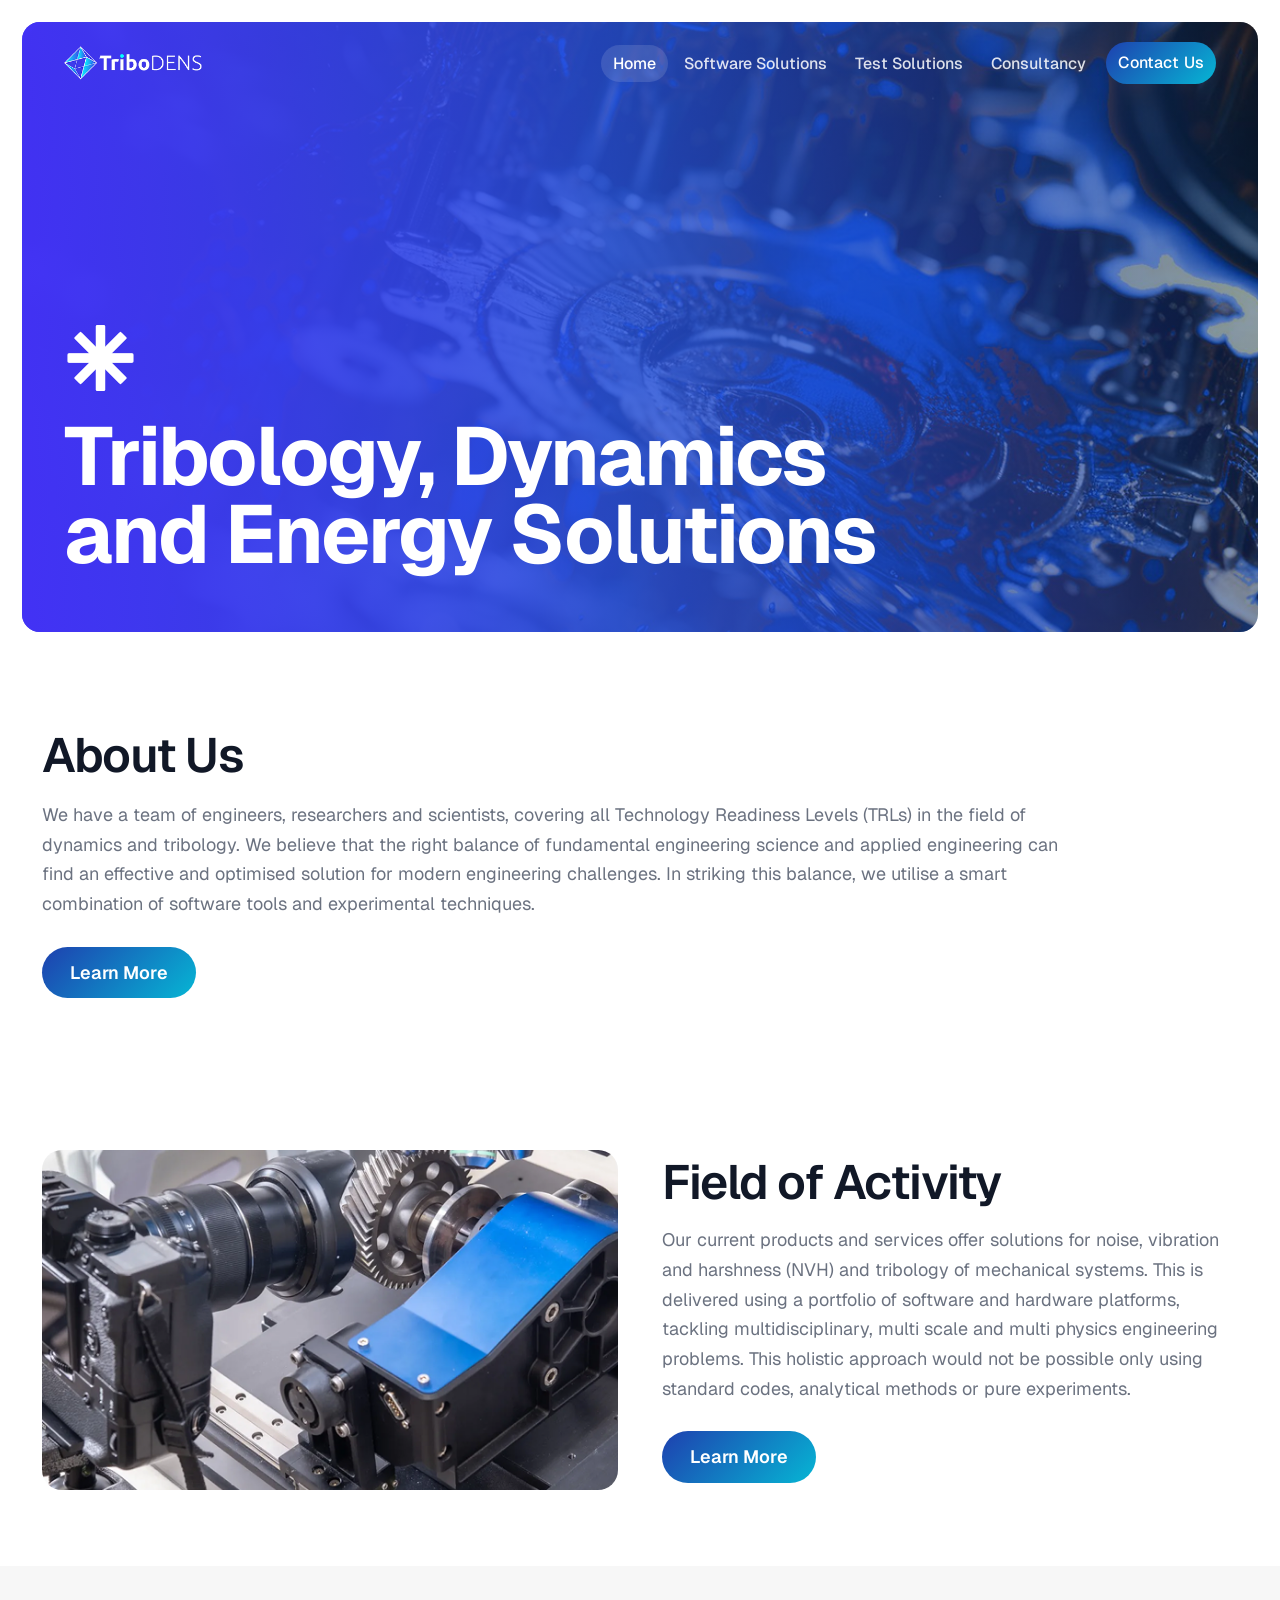
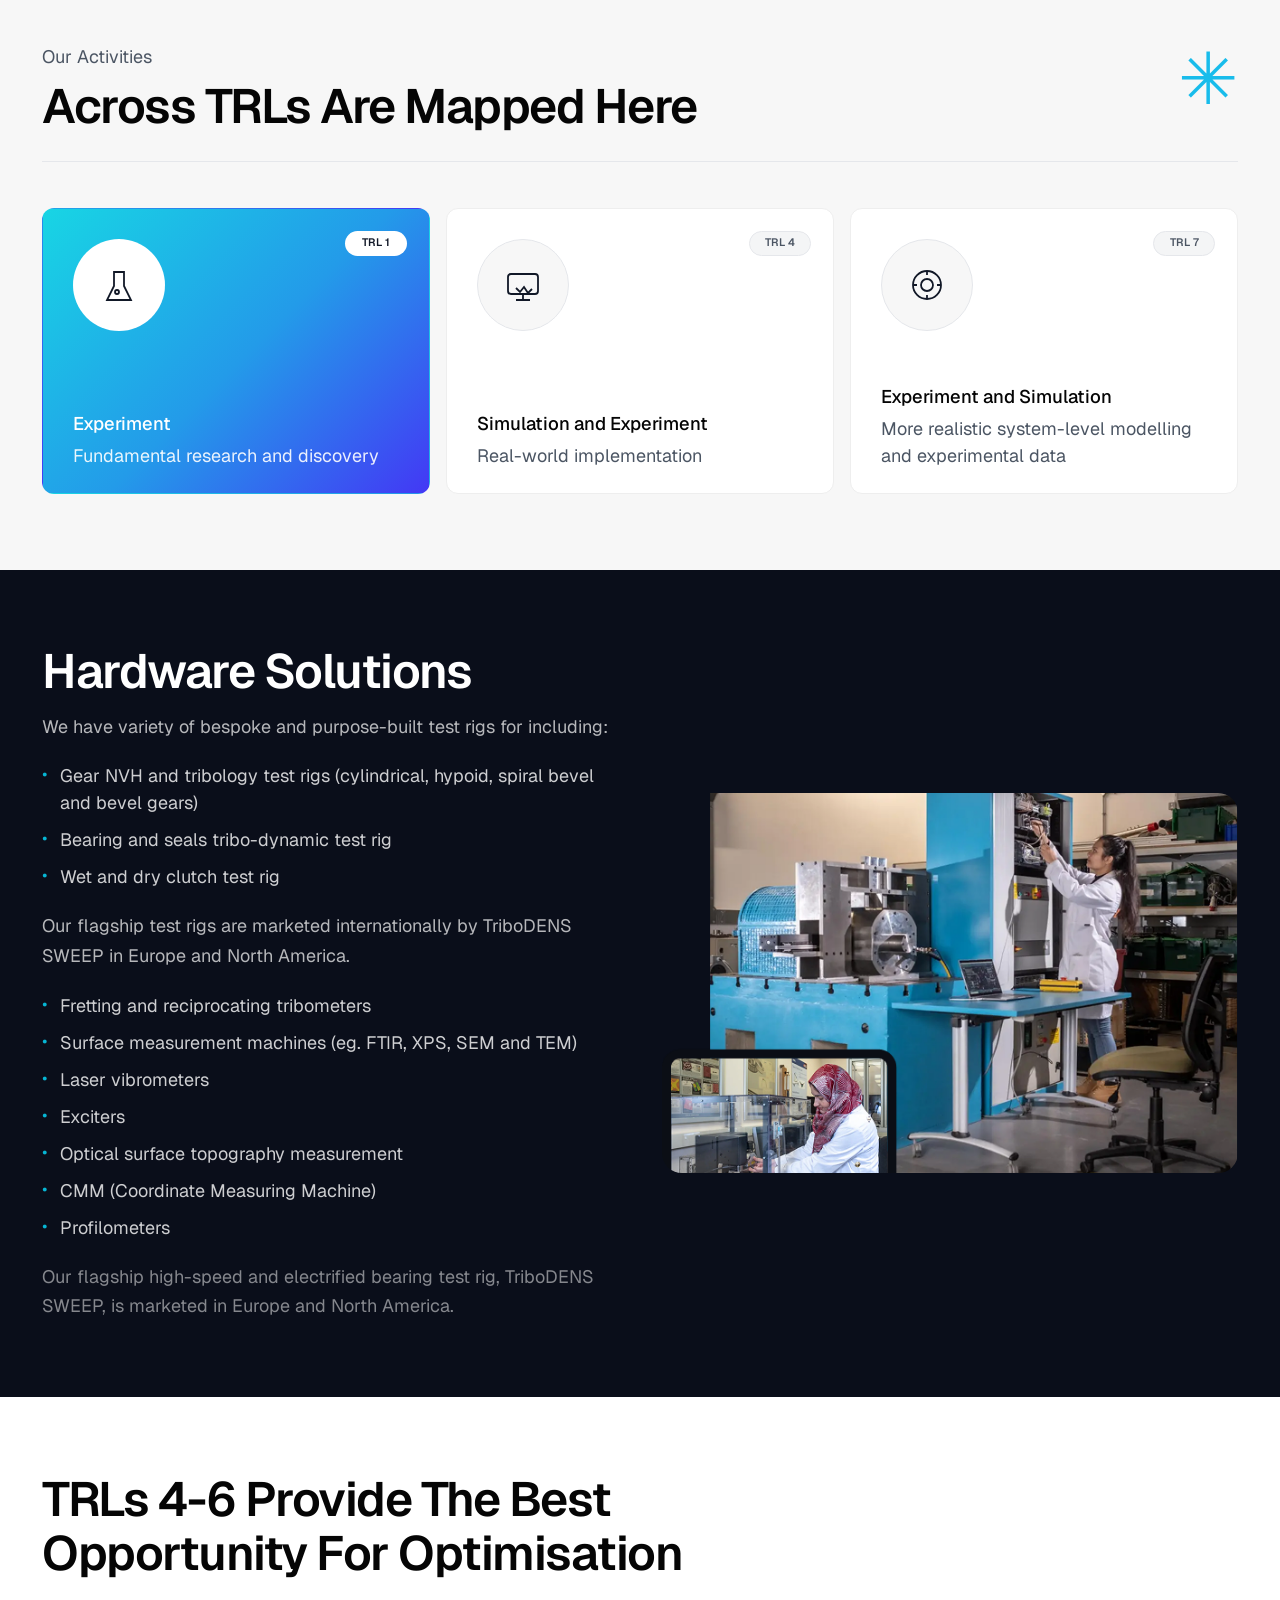
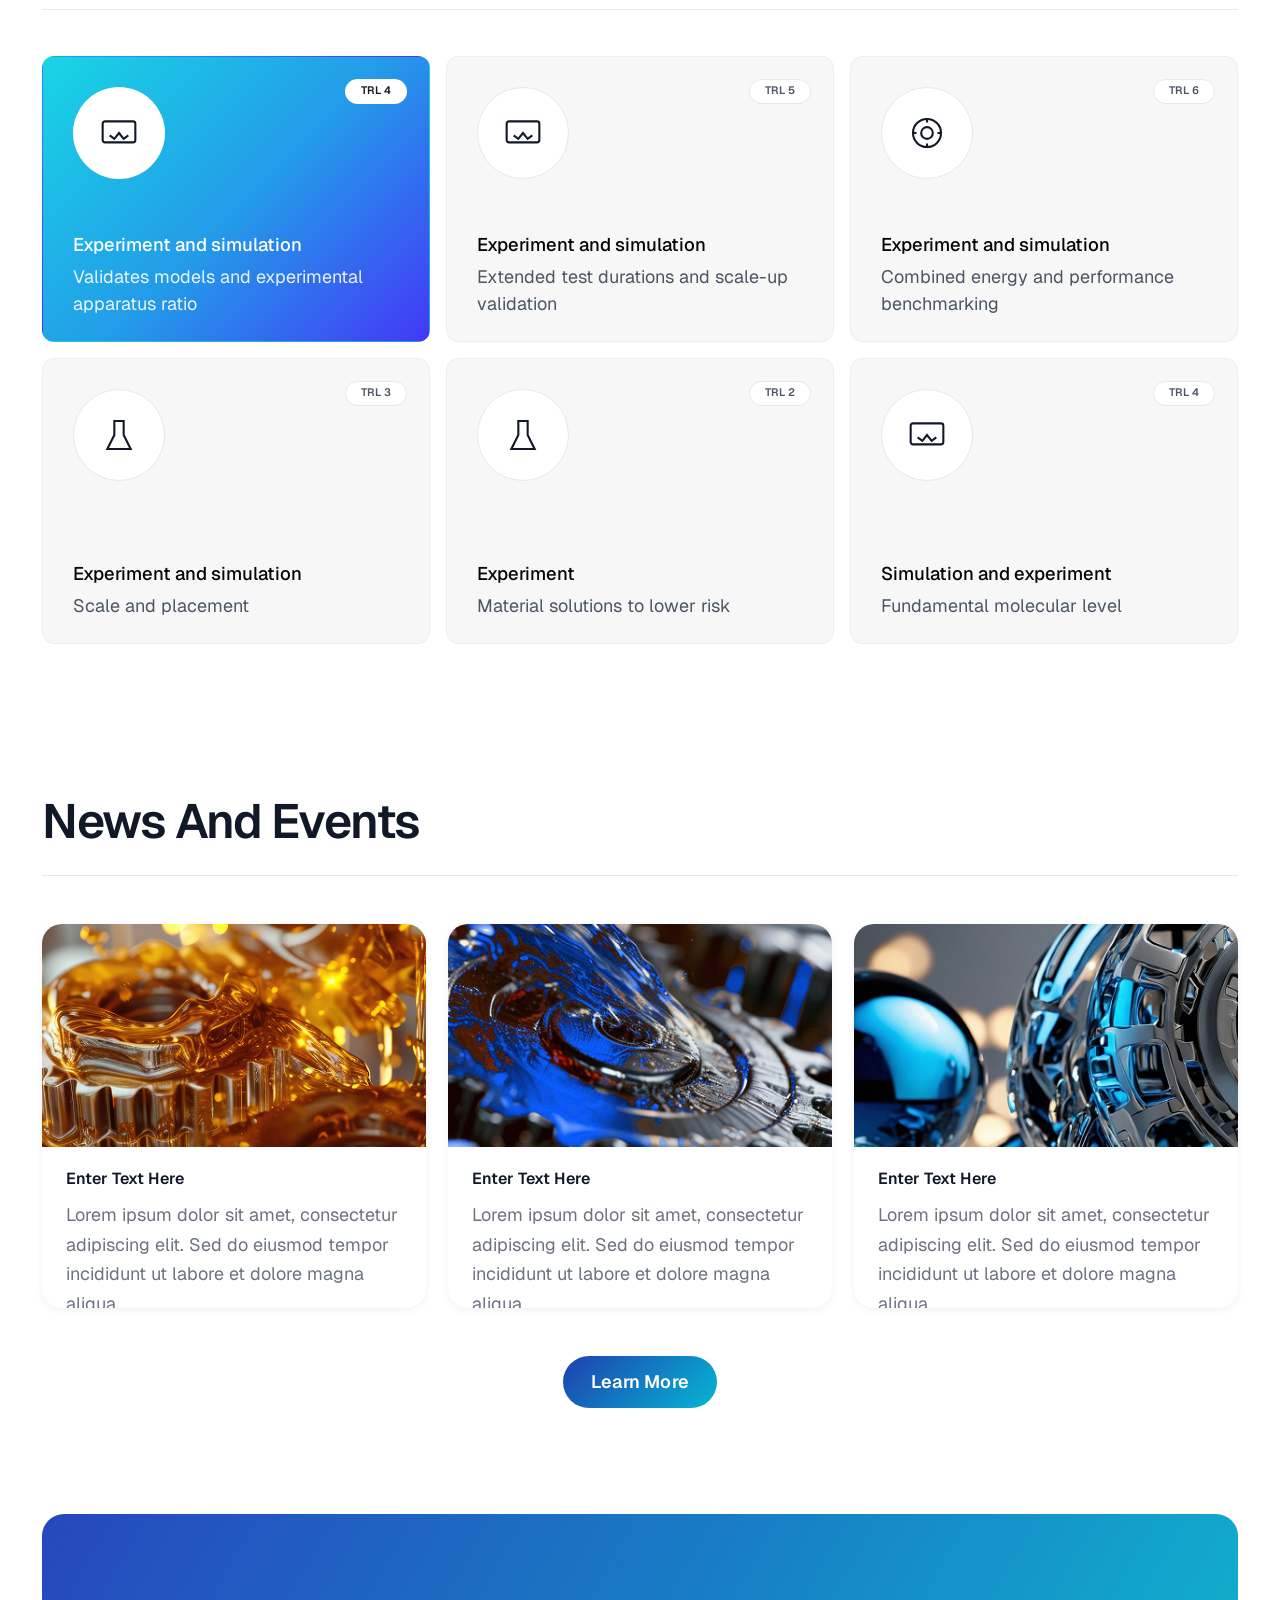
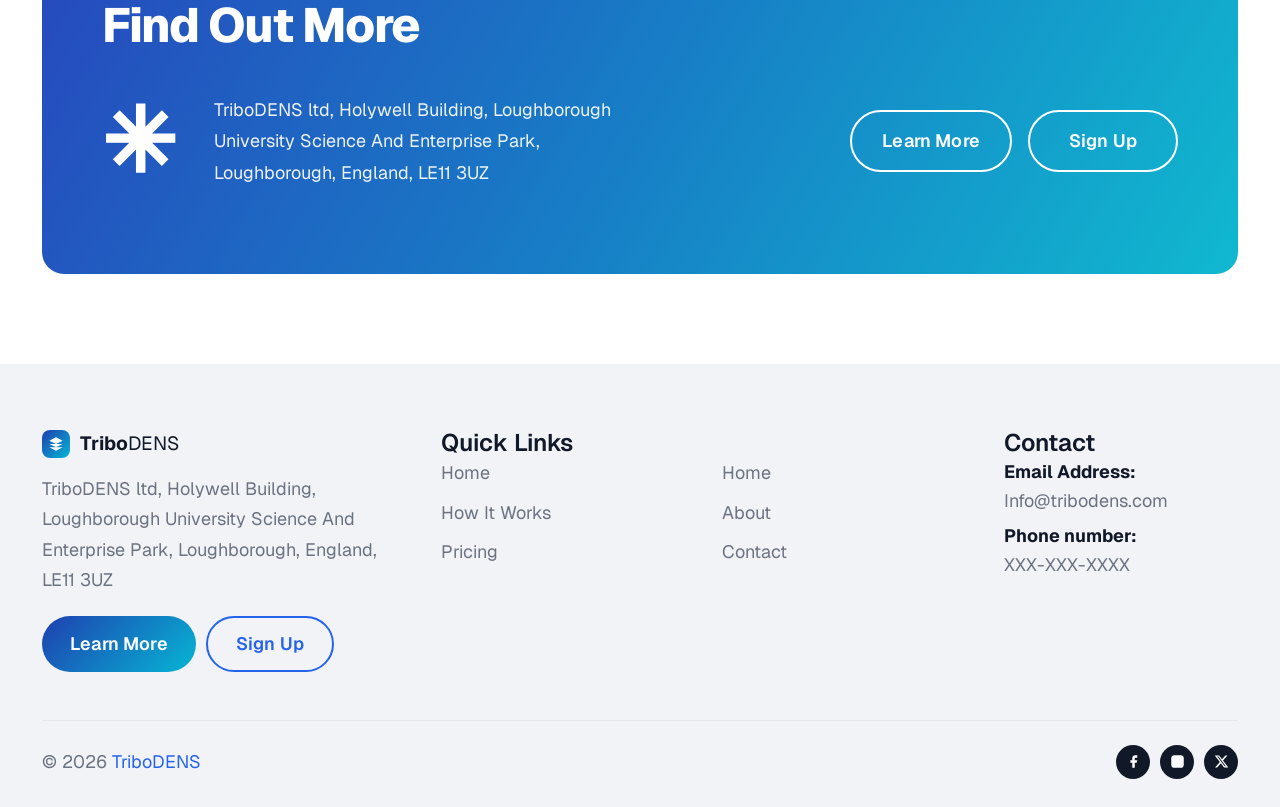
<file: index.html>
<!DOCTYPE html>
<html lang="en">
<head>
<meta charset="UTF-8">
<meta name="viewport" content="width=device-width, initial-scale=1.0">
<title>TriboDENS - Tribology, Dynamics and Energy Solutions</title>
<link rel="stylesheet" href="assets/css/style.css">
</head>
<body>

<!-- NAVBAR -->
<nav class="navbar">
  <div class="nav-inner">
    <a href="index.html" class="nav-logo">
      <img src="assets/images/logo.png" alt="TriBoDENS Logo" class="nav-logo-img">
    </a>
    <ul class="nav-links">
      <li><a href="index.html" class="active">Home</a></li>
      <li><a href="software-solutions.html">Software Solutions</a></li>
      <li><a href="test-solutions.html">Test Solutions</a></li>
      <li><a href="consultancy.html">Consultancy</a></li>
      <li><a href="contact.html" class="nav-cta btn">Contact Us</a></li>
    </ul>
    <button class="hamburger" aria-label="Menu">
      <span></span><span></span><span></span>
    </button>
  </div>
</nav>

<!-- HERO -->
<section class="hero home-hero">
  <div class="hero-bg"></div>
  <div class="hero-content container">
    <span class="hero-star">✳</span>
    <h1>Tribology, Dynamics<br>and Energy Solutions</h1>
  </div>
</section>

<!-- ABOUT US -->
<section class="section about-section">
  <div class="container">
    <h2>About Us</h2>
    <p>We have a team of engineers, researchers and scientists, covering all Technology Readiness Levels (TRLs) in the field of dynamics and tribology. We believe that the right balance of fundamental engineering science and applied engineering can find an effective and optimised solution for modern engineering challenges. In striking this balance, we utilise a smart combination of software tools and experimental techniques.</p>
    <a href="contact.html" class="btn btn-primary">Learn More</a>
  </div>
</section>

<!-- FIELD OF ACTIVITY -->
<section class="section field-section">
  <div class="container">
    <div class="field-grid">
      <div class="field-img">
        <img src="assets/images/field-activity.png" alt="Field of Activity - precision engineering equipment">
      </div>
      <div class="field-text">
        <h2>Field of Activity</h2>
        <p>Our current products and services offer solutions for noise, vibration and harshness (NVH) and tribology of mechanical systems. This is delivered using a portfolio of software and hardware platforms, tackling multidisciplinary, multi scale and multi physics engineering problems. This holistic approach would not be possible only using standard codes, analytical methods or pure experiments.</p>
        <a href="software-solutions.html" class="btn btn-primary">Learn More</a>
      </div>
    </div>
  </div>
</section>

<!-- ACROSS TRLs -->
<section class="section trl-section">
  <div class="container">
    <div class="trl-header">
      <div>
        <p class="trl-eyebrow">Our Activities</p>
        <h2>Across TRLs Are Mapped Here</h2>
      </div>
      <span class="trl-star">✳</span>
    </div>
    <div class="trl-grid">
      <div class="trl-card active">
        <span class="trl-badge">TRL 1</span>
        <svg class="trl-icon" viewBox="0 0 42 42" fill="none" stroke="white" stroke-width="1.8"><path d="M16 8v14l-7 14h24l-7-14V8z"/><path d="M16 8h10"/><circle cx="19" cy="28" r="2" fill="white"/></svg>
        <h4>Experiment</h4>
        <p>Fundamental research and discovery</p>
      </div>
      <div class="trl-card">
        <span class="trl-badge">TRL 4</span>
        <svg class="trl-icon" viewBox="0 0 42 42" fill="none" stroke="#1e40af" stroke-width="1.8"><rect x="6" y="10" width="30" height="20" rx="3"/><path d="M14 24l4 4 4-5 4 6 4-4"/><path d="M14 36h14M21 30v6"/></svg>
        <h4>Simulation and Experiment</h4>
        <p>Real-world implementation</p>
      </div>
      <div class="trl-card">
        <span class="trl-badge">TRL 7</span>
        <svg class="trl-icon" viewBox="0 0 42 42" fill="none" stroke="#1e40af" stroke-width="1.8"><circle cx="21" cy="21" r="14"/><circle cx="21" cy="21" r="6"/><path d="M21 7v4M21 31v4M7 21h4M31 21h4"/></svg>
        <h4>Experiment and Simulation</h4>
        <p>More realistic system-level modelling and experimental data</p>
      </div>
    </div>
  </div>
</section>

<!-- HARDWARE SOLUTIONS -->
<section class="section hardware-section">
  <div class="container">
    <div class="hardware-grid">
      <div>
        <h2>Hardware Solutions</h2>
        <p class="intro-text">We have variety of bespoke and purpose-built test rigs for including:</p>
        <ul class="hardware-list">
          <li>Gear NVH and tribology test rigs (cylindrical, hypoid, spiral bevel and bevel gears)</li>
          <li>Bearing and seals tribo-dynamic test rig</li>
          <li>Wet and dry clutch test rig</li>
        </ul>
        <p class="intro-text" style="margin-top:14px;">Our flagship test rigs are marketed internationally by TriboDENS SWEEP in Europe and North America.</p>
        <ul class="hardware-list">
          <li>Fretting and reciprocating tribometers</li>
          <li>Surface measurement machines (eg. FTIR, XPS, SEM and TEM)</li>
          <li>Laser vibrometers</li>
          <li>Exciters</li>
          <li>Optical surface topography measurement</li>
          <li>CMM (Coordinate Measuring Machine)</li>
          <li>Profilometers</li>
        </ul>
        <p class="hardware-footnote" style="margin-top:14px;">Our flagship high-speed and electrified bearing test rig, TriboDENS SWEEP, is marketed in Europe and North America.</p>
      </div>
      <div class="hardware-img">
        <img src="assets/images/hardware-lab.png" alt="TriboDENS Hardware Laboratory">
      </div>
    </div>
  </div>
</section>

<!-- TRL 4-6 -->
<section class="section trl46-section">
  <div class="container">
    <h2>TRLs 4-6 Provide The Best<br>Opportunity For Optimisation</h2>
    <div class="trl46-grid">
      <div class="trl46-card active">
        <span class="trl46-badge">TRL 4</span>
        <svg class="trl46-icon" viewBox="0 0 36 36" fill="none" stroke="white" stroke-width="1.8"><rect x="4" y="8" width="28" height="18" rx="2"/><path d="M10 20l4 3 4-5 4 5 4-3"/></svg>
        <h4>Experiment and simulation</h4>
        <p>Validates models and experimental apparatus ratio</p>
      </div>
      <div class="trl46-card">
        <span class="trl46-badge">TRL 5</span>
        <svg class="trl46-icon" viewBox="0 0 36 36" fill="none" stroke="#1e40af" stroke-width="1.8"><rect x="4" y="8" width="28" height="18" rx="2"/><path d="M10 20l4 3 4-5 4 5 4-3"/></svg>
        <h4>Experiment and simulation</h4>
        <p>Extended test durations and scale-up validation</p>
      </div>
      <div class="trl46-card">
        <span class="trl46-badge">TRL 6</span>
        <svg class="trl46-icon" viewBox="0 0 36 36" fill="none" stroke="#1e40af" stroke-width="1.8"><circle cx="18" cy="18" r="12"/><circle cx="18" cy="18" r="5"/><path d="M18 6v3M18 27v3M6 18h3M27 18h3"/></svg>
        <h4>Experiment and simulation</h4>
        <p>Combined energy and performance benchmarking</p>
      </div>
      <div class="trl46-card">
        <span class="trl46-badge">TRL 3</span>
        <svg class="trl46-icon" viewBox="0 0 36 36" fill="none" stroke="#1e40af" stroke-width="1.8"><path d="M14 6v12l-6 12h20l-6-12V6z"/><path d="M14 6h8"/></svg>
        <h4>Experiment and simulation</h4>
        <p>Scale and placement</p>
      </div>
      <div class="trl46-card">
        <span class="trl46-badge">TRL 2</span>
        <svg class="trl46-icon" viewBox="0 0 36 36" fill="none" stroke="#1e40af" stroke-width="1.8"><path d="M14 6v12l-6 12h20l-6-12V6z"/><path d="M14 6h8"/></svg>
        <h4>Experiment</h4>
        <p>Material solutions to lower risk</p>
      </div>
      <div class="trl46-card">
        <span class="trl46-badge">TRL 4</span>
        <svg class="trl46-icon" viewBox="0 0 36 36" fill="none" stroke="#1e40af" stroke-width="1.8"><rect x="4" y="8" width="28" height="18" rx="2"/><path d="M10 20l4 3 4-5 4 5 4-3"/></svg>
        <h4>Simulation and experiment</h4>
        <p>Fundamental molecular level</p>
      </div>
    </div>
  </div>
</section>

<!-- NEWS & EVENTS -->
<section class="section news-section">
  <div class="container">
    <h2>News And Events</h2>
    <div class="news-grid">
      <article class="news-card">
        <img src="assets/images/news-1.png" alt="News 1">
        <div class="news-body">
          <h3>Enter Text Here</h3>
          <p>Lorem ipsum dolor sit amet, consectetur adipiscing elit. Sed do eiusmod tempor incididunt ut labore et dolore magna aliqua.</p>
        </div>
      </article>
      <article class="news-card">
        <img src="assets/images/news-2.png" alt="News 2">
        <div class="news-body">
          <h3>Enter Text Here</h3>
          <p>Lorem ipsum dolor sit amet, consectetur adipiscing elit. Sed do eiusmod tempor incididunt ut labore et dolore magna aliqua.</p>
        </div>
      </article>
      <article class="news-card">
        <img src="assets/images/news-3.png" alt="News 3">
        <div class="news-body">
          <h3>Enter Text Here</h3>
          <p>Lorem ipsum dolor sit amet, consectetur adipiscing elit. Sed do eiusmod tempor incididunt ut labore et dolore magna aliqua.</p>
        </div>
      </article>
    </div>
    <div class="news-footer">
      <a href="#" class="btn btn-primary">Learn More</a>
    </div>
  </div>
</section>

<!-- CTA -->
<div class="cta-wrap">
  <div class="cta-banner">
    <h2>Find Out More</h2>
    <div class="cta-row">
      <span class="cta-star">✳</span>
      <p class="cta-address">TriboDENS ltd, Holywell Building, Loughborough<br>University Science And Enterprise Park,<br>Loughborough, England, LE11 3UZ</p>
      <div class="cta-btns">
        <a href="contact.html" class="btn btn-outline">Learn More</a>
        <a href="contact.html" class="btn btn-outline">Sign Up</a>
      </div>
    </div>
  </div>
</div>

<!-- FOOTER -->
<footer class="footer">
  <div class="container">
    <div class="footer-grid">
      <div>
        <div class="footer-logo">
          <div class="nav-logo-icon" style="width:28px;height:28px;">
            <svg viewBox="0 0 24 24" fill="white" style="width:16px;height:16px;"><path d="M12 2L2 7l10 5 10-5-10-5zM2 17l10 5 10-5M2 12l10 5 10-5"/></svg>
          </div>
          <span class="footer-logo-text"><strong>Tribo</strong><em>DENS</em></span>
        </div>
        <p class="footer-desc">TriboDENS ltd, Holywell Building, Loughborough University Science And Enterprise Park, Loughborough, England, LE11 3UZ</p>
        <div class="footer-btns">
          <a href="contact.html" class="btn btn-primary">Learn More</a>
          <a href="contact.html" class="btn btn-outline-dark">Sign Up</a>
        </div>
      </div>
      <div>
        <h4>Quick Links</h4>
        <ul class="footer-links">
          <li><a href="index.html">Home</a></li>
          <li><a href="#">How It Works</a></li>
          <li><a href="#">Pricing</a></li>
        </ul>
      </div>
      <div>
        <h4>&nbsp;</h4>
        <ul class="footer-links">
          <li><a href="index.html">Home</a></li>
          <li><a href="#">About</a></li>
          <li><a href="contact.html">Contact</a></li>
        </ul>
      </div>
      <div>
        <h4>Contact</h4>
        <div class="footer-contact-line"><strong>Email Address:</strong><a href="mailto:Info@tribodens.com">Info@tribodens.com</a></div>
        <div class="footer-contact-line"><strong>Phone number:</strong>XXX-XXX-XXXX</div>
      </div>
    </div>
    <div class="footer-bottom">
      <p class="footer-copy">© 2026 <a href="index.html">TriboDENS</a></p>
      <div class="social-links">
        <a href="#" aria-label="Facebook"><svg viewBox="0 0 24 24"><path d="M18 2h-3a5 5 0 0 0-5 5v3H7v4h3v8h4v-8h3l1-4h-4V7a1 1 0 0 1 1-1h3z"/></svg></a>
        <a href="#" aria-label="Instagram"><svg viewBox="0 0 24 24"><rect x="2" y="2" width="20" height="20" rx="5"/><circle cx="12" cy="12" r="4" fill="none" stroke="white" stroke-width="2"/><circle cx="17.5" cy="6.5" r="1.5" fill="white"/></svg></a>
        <a href="#" aria-label="X"><svg viewBox="0 0 24 24"><path d="M18.244 2.25h3.308l-7.227 8.26 8.502 11.24H16.17l-5.214-6.817L4.99 21.75H1.68l7.73-8.835L1.254 2.25H8.08l4.713 6.231zm-1.161 17.52h1.833L7.084 4.126H5.117z"/></svg></a>
      </div>
    </div>
  </div>
</footer>

<script src="assets/js/main.js"></script>
</body>
</html>
</file>
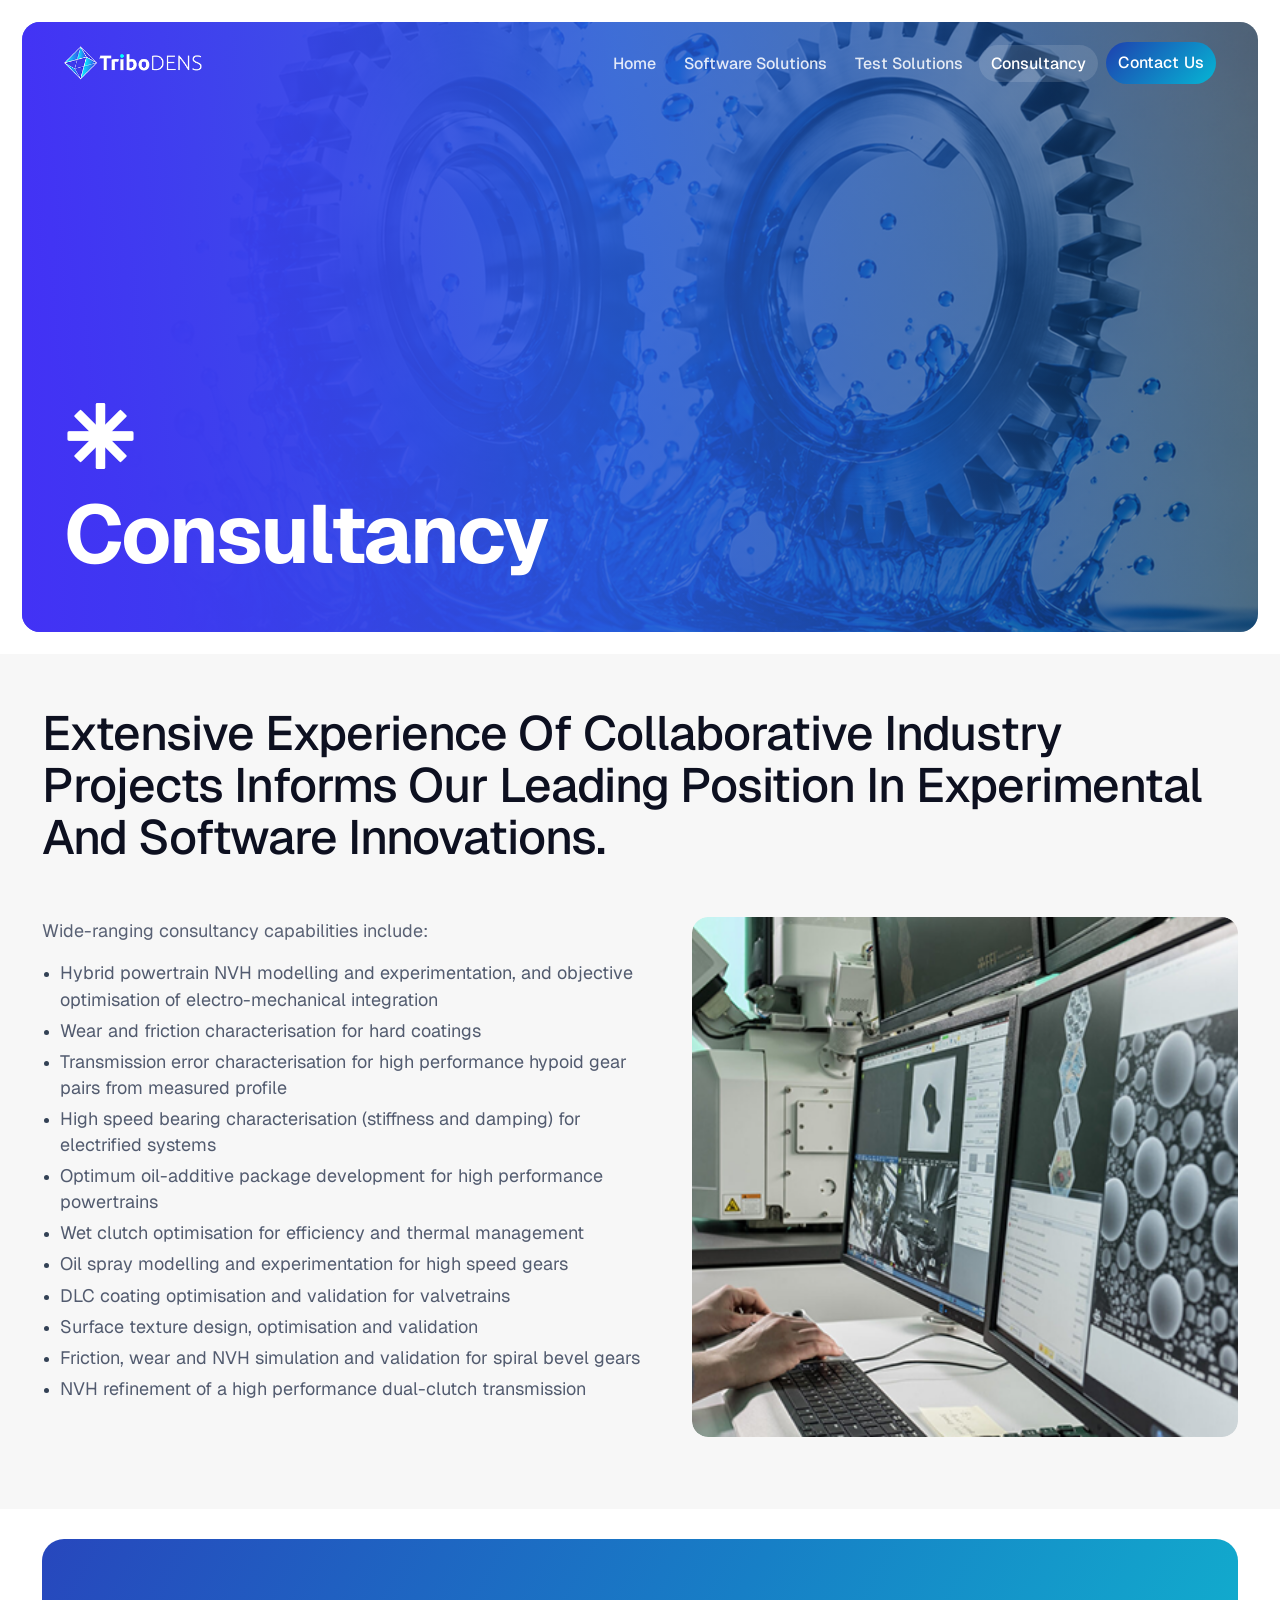
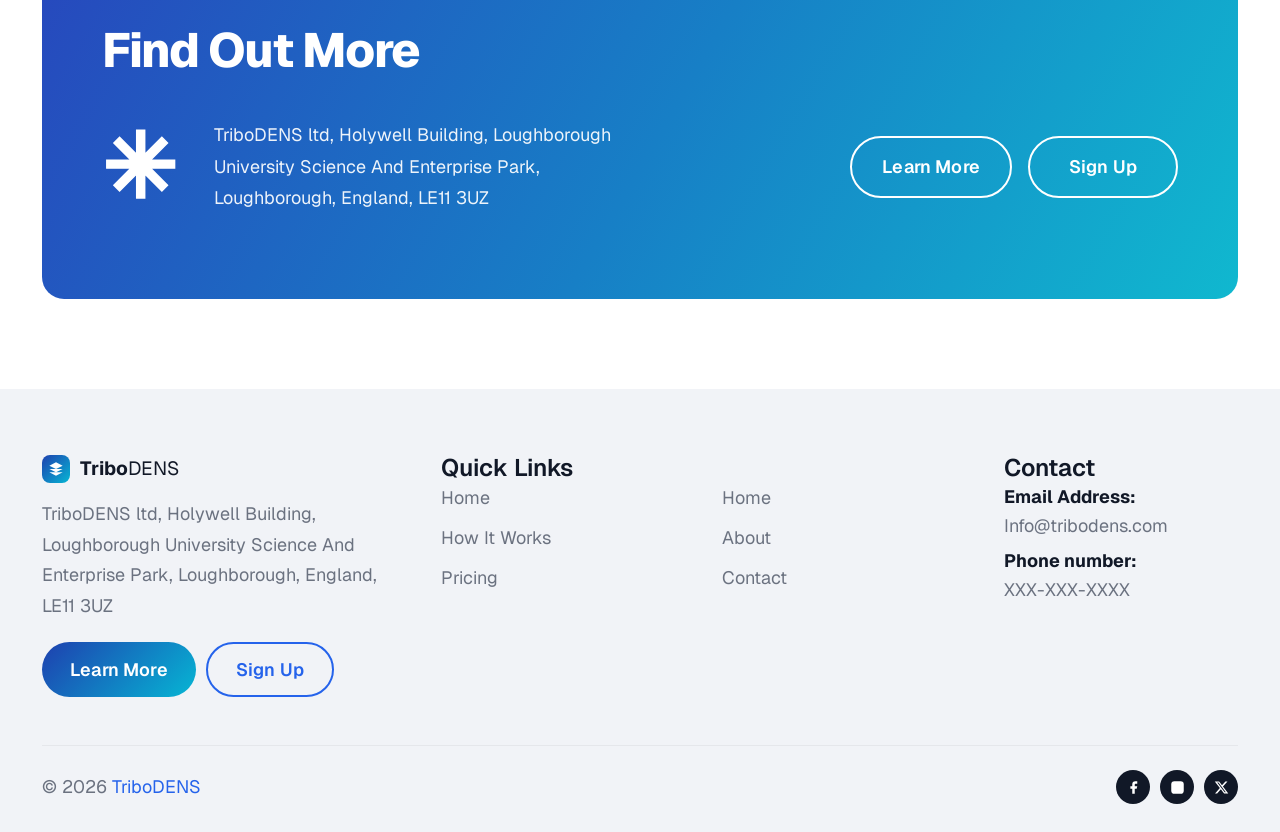
<file: consultancy.html>
<!DOCTYPE html>
<html lang="en">
<head>
<meta charset="UTF-8">
<meta name="viewport" content="width=device-width, initial-scale=1.0">
<title>Consultancy - TriboDENS</title>
<link rel="stylesheet" href="assets/css/style.css">
</head>
<body>

<nav class="navbar">
  <div class="nav-inner">
    <a href="index.html" class="nav-logo">
      <img src="assets/images/logo.png" alt="TriBoDENS Logo" class="nav-logo-img">
    </a>
    <ul class="nav-links">
      <li><a href="index.html">Home</a></li>
      <li><a href="software-solutions.html">Software Solutions</a></li>
      <li><a href="test-solutions.html">Test Solutions</a></li>
      <li><a href="consultancy.html" class="active">Consultancy</a></li>
      <li><a href="contact.html" class="nav-cta btn">Contact Us</a></li>
    </ul>
    <button class="hamburger" aria-label="Menu"><span></span><span></span><span></span></button>
  </div>
</nav>

<!-- HERO -->
<section class="page-hero consultancy-hero">
  <div class="page-hero-bg"></div>

  <div class="page-hero-content">
    <span class="page-hero-star">✳</span>
    <h1>Consultancy</h1>
  </div>
</section>

<!-- CONSULTANCY INTRO -->
<section class="consultancy-intro">
  <div class="container">

    <!-- FULL-WIDTH HEADING -->
    <h2 class="consultancy-main-heading">
      Extensive Experience Of Collaborative Industry
      Projects Informs Our Leading Position In
      Experimental And Software Innovations.
    </h2>

    <!-- CONTENT + IMAGE ROW -->
    <div class="consultancy-content-row">

      <!-- LEFT CONTENT -->
      <div class="consultancy-content">
        <p class="consultancy-label">
          Wide-ranging consultancy capabilities include:
        </p>

        <ul class="consultancy-list">
          <li>
            Hybrid powertrain NVH modelling and experimentation, and objective
            optimisation of electro-mechanical integration
          </li>

          <li>Wear and friction characterisation for hard coatings</li>

          <li>
            Transmission error characterisation for high performance hypoid
            gear pairs from measured profile
          </li>

          <li>
            High speed bearing characterisation (stiffness and damping) for
            electrified systems
          </li>

          <li>
            Optimum oil-additive package development for high performance
            powertrains
          </li>

          <li>Wet clutch optimisation for efficiency and thermal management</li>

          <li>Oil spray modelling and experimentation for high speed gears</li>

          <li>DLC coating optimisation and validation for valvetrains</li>

          <li>Surface texture design, optimisation and validation</li>

          <li>
            Friction, wear and NVH simulation and validation for spiral bevel
            gears
          </li>

          <li>
            NVH refinement of a high performance dual-clutch transmission
          </li>
        </ul>
      </div>

      <!-- RIGHT IMAGE -->
      <div class="consultancy-image">
        <img
          src="assets/images/p8.png"
          alt="TriboDENS consultancy workstation"
        >
      </div>

    </div>
  </div>
</section>

<!-- CTA -->
<div class="cta-wrap">
  <div class="cta-banner">
    <h2>Find Out More</h2>
    <div class="cta-row">
      <span class="cta-star">✳</span>
      <p class="cta-address">TriboDENS ltd, Holywell Building, Loughborough<br>University Science And Enterprise Park,<br>Loughborough, England, LE11 3UZ</p>
      <div class="cta-btns">
        <a href="contact.html" class="btn btn-outline">Learn More</a>
        <a href="contact.html" class="btn btn-outline">Sign Up</a>
      </div>
    </div>
  </div>
</div>

<!-- FOOTER -->
<footer class="footer">
  <div class="container">
    <div class="footer-grid">
      <div>
        <div class="footer-logo"><div class="nav-logo-icon" style="width:28px;height:28px;"><svg viewBox="0 0 24 24" fill="white" style="width:16px;height:16px;"><path d="M12 2L2 7l10 5 10-5-10-5zM2 17l10 5 10-5M2 12l10 5 10-5"/></svg></div><span class="footer-logo-text"><strong>Tribo</strong><em>DENS</em></span></div>
        <p class="footer-desc">TriboDENS ltd, Holywell Building, Loughborough University Science And Enterprise Park, Loughborough, England, LE11 3UZ</p>
        <div class="footer-btns"><a href="contact.html" class="btn btn-primary">Learn More</a><a href="contact.html" class="btn btn-outline-dark">Sign Up</a></div>
      </div>
      <div><h4>Quick Links</h4><ul class="footer-links"><li><a href="index.html">Home</a></li><li><a href="#">How It Works</a></li><li><a href="#">Pricing</a></li></ul></div>
      <div><h4>&nbsp;</h4><ul class="footer-links"><li><a href="index.html">Home</a></li><li><a href="#">About</a></li><li><a href="contact.html">Contact</a></li></ul></div>
      <div><h4>Contact</h4><div class="footer-contact-line"><strong>Email Address:</strong><a href="mailto:Info@tribodens.com">Info@tribodens.com</a></div><div class="footer-contact-line"><strong>Phone number:</strong>XXX-XXX-XXXX</div></div>
    </div>
    <div class="footer-bottom">
      <p class="footer-copy">© 2026 <a href="index.html">TriboDENS</a></p>
      <div class="social-links">
        <a href="#"><svg viewBox="0 0 24 24"><path d="M18 2h-3a5 5 0 0 0-5 5v3H7v4h3v8h4v-8h3l1-4h-4V7a1 1 0 0 1 1-1h3z"/></svg></a>
        <a href="#"><svg viewBox="0 0 24 24"><rect x="2" y="2" width="20" height="20" rx="5"/><circle cx="12" cy="12" r="4" fill="none" stroke="white" stroke-width="2"/><circle cx="17.5" cy="6.5" r="1.5" fill="white"/></svg></a>
        <a href="#"><svg viewBox="0 0 24 24"><path d="M18.244 2.25h3.308l-7.227 8.26 8.502 11.24H16.17l-5.214-6.817L4.99 21.75H1.68l7.73-8.835L1.254 2.25H8.08l4.713 6.231zm-1.161 17.52h1.833L7.084 4.126H5.117z"/></svg></a>
      </div>
    </div>
  </div>
</footer>
<script src="assets/js/main.js"></script>
</body>
</html>
</file>
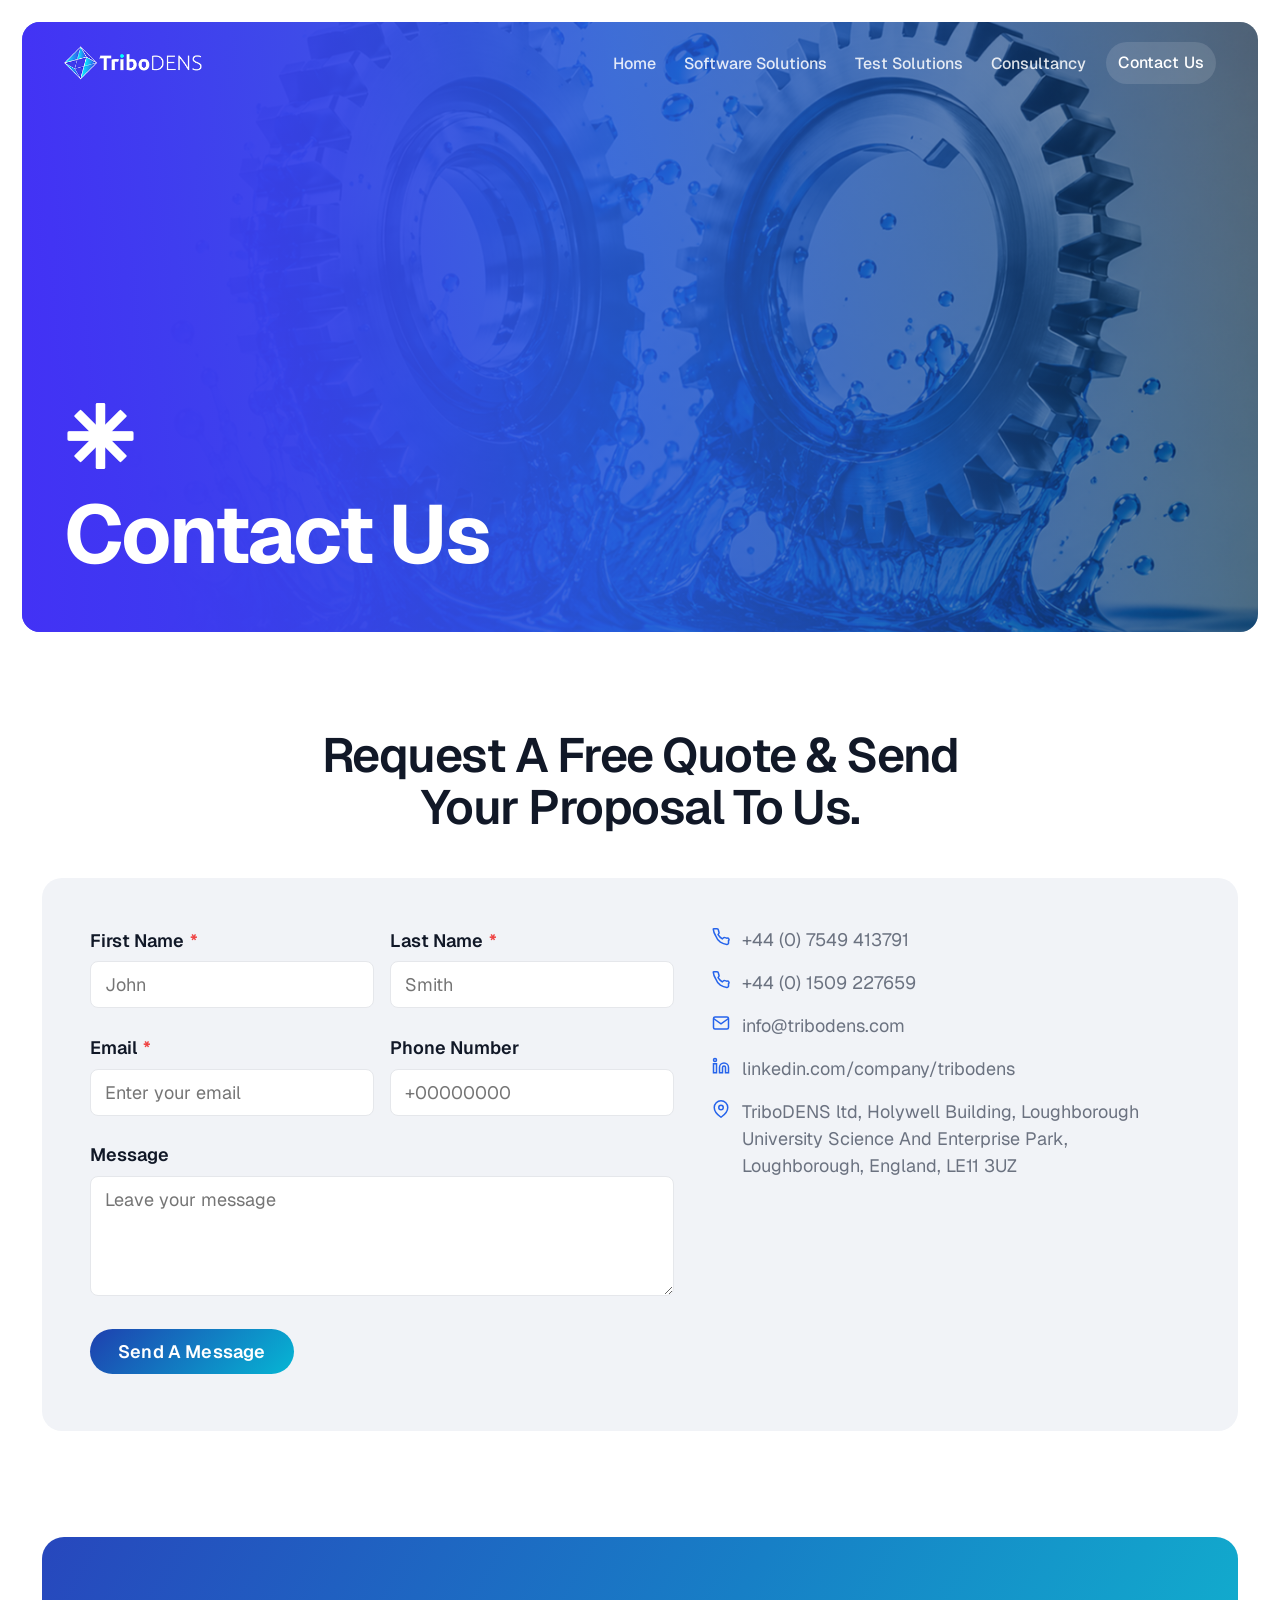
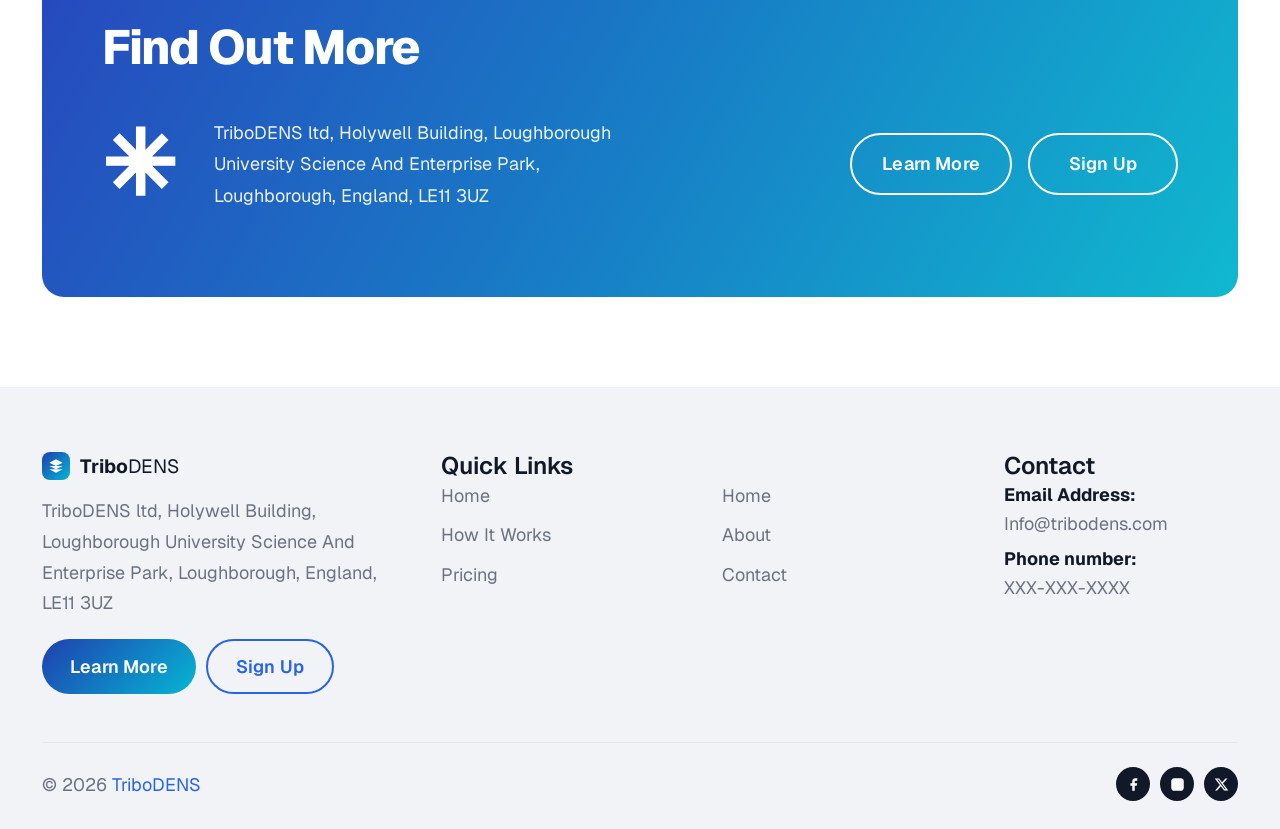
<file: contact.html>
<!DOCTYPE html>
<html lang="en">
<head>
<meta charset="UTF-8">
<meta name="viewport" content="width=device-width, initial-scale=1.0">
<title>Contact Us - TriboDENS</title>
<link rel="stylesheet" href="assets/css/style.css">
</head>
<body>

<nav class="navbar">
  <div class="nav-inner">
    <a href="index.html" class="nav-logo">
      <img src="assets/images/logo.png" alt="TriBoDENS Logo" class="nav-logo-img">
    </a>
    <ul class="nav-links">
      <li><a href="index.html">Home</a></li>
      <li><a href="software-solutions.html">Software Solutions</a></li>
      <li><a href="test-solutions.html">Test Solutions</a></li>
      <li><a href="consultancy.html">Consultancy</a></li>
      <li><a href="contact.html" class="nav-cta btn active">Contact Us</a></li>
    </ul>
    <button class="hamburger" aria-label="Menu"><span></span><span></span><span></span></button>
  </div>
</nav>

<!-- HERO -->
<section class="page-hero contact-hero">
  <div class="page-hero-bg"></div>

  <div class="page-hero-content">
    <span class="page-hero-star">✳</span>
    <h1>Contact Us</h1>
  </div>
</section>

<!-- CONTACT FORM -->
<section class="section contact-section">
  <div class="container">
    <h2>Request A Free Quote & Send<br>Your Proposal To Us.</h2>
    <div class="contact-box">
      <form class="contact-form" onsubmit="handleSubmit(event)">
        <div class="form-group">
          <label for="fname">First Name <span>*</span></label>
          <input type="text" id="fname" placeholder="John" required>
        </div>
        <div class="form-group">
          <label for="lname">Last Name <span>*</span></label>
          <input type="text" id="lname" placeholder="Smith" required>
        </div>
        <div class="form-group">
          <label for="email">Email <span>*</span></label>
          <input type="email" id="email" placeholder="Enter your email" required>
        </div>
        <div class="form-group">
          <label for="phone">Phone Number</label>
          <input type="tel" id="phone" placeholder="+00000000">
        </div>
        <div class="form-group field-full">
          <label for="message">Message</label>
          <textarea id="message" placeholder="Leave your message"></textarea>
        </div>
        <div class="field-full">
          <button type="submit" class="btn btn-primary">Send A Message</button>
        </div>
      </form>

      <div class="contact-info">
        <div class="contact-info-item">
          <svg viewBox="0 0 24 24" fill="none" stroke="currentColor" stroke-width="2"><path d="M22 16.92v3a2 2 0 0 1-2.18 2 19.79 19.79 0 0 1-8.63-3.07A19.5 19.5 0 0 1 4.69 10a19.79 19.79 0 0 1-3-8.59A2 2 0 0 1 3.59 1h3a2 2 0 0 1 2 1.72 12.84 12.84 0 0 0 .7 2.81 2 2 0 0 1-.45 2.11L8.09 8.91a16 16 0 0 0 5.66 5.66l1.27-1.27a2 2 0 0 1 2.11-.45 12.84 12.84 0 0 0 2.81.7A2 2 0 0 1 22 16.92z"/></svg>
          +44 (0) 7549 413791
        </div>
        <div class="contact-info-item">
          <svg viewBox="0 0 24 24" fill="none" stroke="currentColor" stroke-width="2"><path d="M22 16.92v3a2 2 0 0 1-2.18 2 19.79 19.79 0 0 1-8.63-3.07A19.5 19.5 0 0 1 4.69 10a19.79 19.79 0 0 1-3-8.59A2 2 0 0 1 3.59 1h3a2 2 0 0 1 2 1.72 12.84 12.84 0 0 0 .7 2.81 2 2 0 0 1-.45 2.11L8.09 8.91a16 16 0 0 0 5.66 5.66l1.27-1.27a2 2 0 0 1 2.11-.45 12.84 12.84 0 0 0 2.81.7A2 2 0 0 1 22 16.92z"/></svg>
          +44 (0) 1509 227659
        </div>
        <div class="contact-info-item">
          <svg viewBox="0 0 24 24" fill="none" stroke="currentColor" stroke-width="2"><path d="M4 4h16c1.1 0 2 .9 2 2v12c0 1.1-.9 2-2 2H4c-1.1 0-2-.9-2-2V6c0-1.1.9-2 2-2z"/><polyline points="22,6 12,13 2,6"/></svg>
          info@tribodens.com
        </div>
        <div class="contact-info-item">
          <svg viewBox="0 0 24 24" fill="none" stroke="currentColor" stroke-width="2"><path d="M16 8a6 6 0 0 1 6 6v7h-4v-7a2 2 0 0 0-2-2 2 2 0 0 0-2 2v7h-4v-7a6 6 0 0 1 6-6z"/><rect x="2" y="9" width="4" height="12"/><circle cx="4" cy="4" r="2"/></svg>
          <a href="https://www.linkedin.com/company/tribodens" target="_blank" rel="noopener">linkedin.com/company/tribodens</a>
        </div>
        <div class="contact-info-item">
          <svg viewBox="0 0 24 24" fill="none" stroke="currentColor" stroke-width="2"><path d="M21 10c0 7-9 13-9 13s-9-6-9-13a9 9 0 0 1 18 0z"/><circle cx="12" cy="10" r="3"/></svg>
          TriboDENS ltd, Holywell Building, Loughborough University Science And Enterprise Park, Loughborough, England, LE11 3UZ
        </div>
        <div class="contact-map">
          <iframe src="https://www.google.com/maps/embed?pb=!1m18!1m12!1m3!1d2418.8!2d-1.2283!3d52.7713!2m3!1f0!2f0!3f0!3m2!1i1024!2i768!4f13.1!3m3!1m2!1s0x0%3A0x0!2zNTLCsDQ2JzE3LjciTiAxwrAxMyczNi4yIlc!5e0!3m2!1sen!2suk!4v1700000000" allowfullscreen loading="lazy" title="TriboDENS Location"></iframe>
        </div>
      </div>
    </div>
  </div>
</section>

<!-- CTA -->
<div class="cta-wrap">
  <div class="cta-banner">
    <h2>Find Out More</h2>
    <div class="cta-row">
      <span class="cta-star">✳</span>
      <p class="cta-address">TriboDENS ltd, Holywell Building, Loughborough<br>University Science And Enterprise Park,<br>Loughborough, England, LE11 3UZ</p>
      <div class="cta-btns">
        <a href="contact.html" class="btn btn-outline">Learn More</a>
        <a href="contact.html" class="btn btn-outline">Sign Up</a>
      </div>
    </div>
  </div>
</div>

<!-- FOOTER -->
<footer class="footer">
  <div class="container">
    <div class="footer-grid">
      <div>
        <div class="footer-logo"><div class="nav-logo-icon" style="width:28px;height:28px;"><svg viewBox="0 0 24 24" fill="white" style="width:16px;height:16px;"><path d="M12 2L2 7l10 5 10-5-10-5zM2 17l10 5 10-5M2 12l10 5 10-5"/></svg></div><span class="footer-logo-text"><strong>Tribo</strong><em>DENS</em></span></div>
        <p class="footer-desc">TriboDENS ltd, Holywell Building, Loughborough University Science And Enterprise Park, Loughborough, England, LE11 3UZ</p>
        <div class="footer-btns"><a href="contact.html" class="btn btn-primary">Learn More</a><a href="contact.html" class="btn btn-outline-dark">Sign Up</a></div>
      </div>
      <div><h4>Quick Links</h4><ul class="footer-links"><li><a href="index.html">Home</a></li><li><a href="#">How It Works</a></li><li><a href="#">Pricing</a></li></ul></div>
      <div><h4>&nbsp;</h4><ul class="footer-links"><li><a href="index.html">Home</a></li><li><a href="#">About</a></li><li><a href="contact.html">Contact</a></li></ul></div>
      <div><h4>Contact</h4><div class="footer-contact-line"><strong>Email Address:</strong><a href="mailto:Info@tribodens.com">Info@tribodens.com</a></div><div class="footer-contact-line"><strong>Phone number:</strong>XXX-XXX-XXXX</div></div>
    </div>
    <div class="footer-bottom">
      <p class="footer-copy">© 2026 <a href="index.html">TriboDENS</a></p>
      <div class="social-links">
        <a href="#"><svg viewBox="0 0 24 24"><path d="M18 2h-3a5 5 0 0 0-5 5v3H7v4h3v8h4v-8h3l1-4h-4V7a1 1 0 0 1 1-1h3z"/></svg></a>
        <a href="#"><svg viewBox="0 0 24 24"><rect x="2" y="2" width="20" height="20" rx="5"/><circle cx="12" cy="12" r="4" fill="none" stroke="white" stroke-width="2"/><circle cx="17.5" cy="6.5" r="1.5" fill="white"/></svg></a>
        <a href="#"><svg viewBox="0 0 24 24"><path d="M18.244 2.25h3.308l-7.227 8.26 8.502 11.24H16.17l-5.214-6.817L4.99 21.75H1.68l7.73-8.835L1.254 2.25H8.08l4.713 6.231zm-1.161 17.52h1.833L7.084 4.126H5.117z"/></svg></a>
      </div>
    </div>
  </div>
</footer>

<script>
function handleSubmit(e) {
  e.preventDefault();
  alert('Thank you! Your message has been sent. We will get back to you shortly.');
  e.target.reset();
}
</script>
<script src="assets/js/main.js"></script>
</body>
</html>
</file>
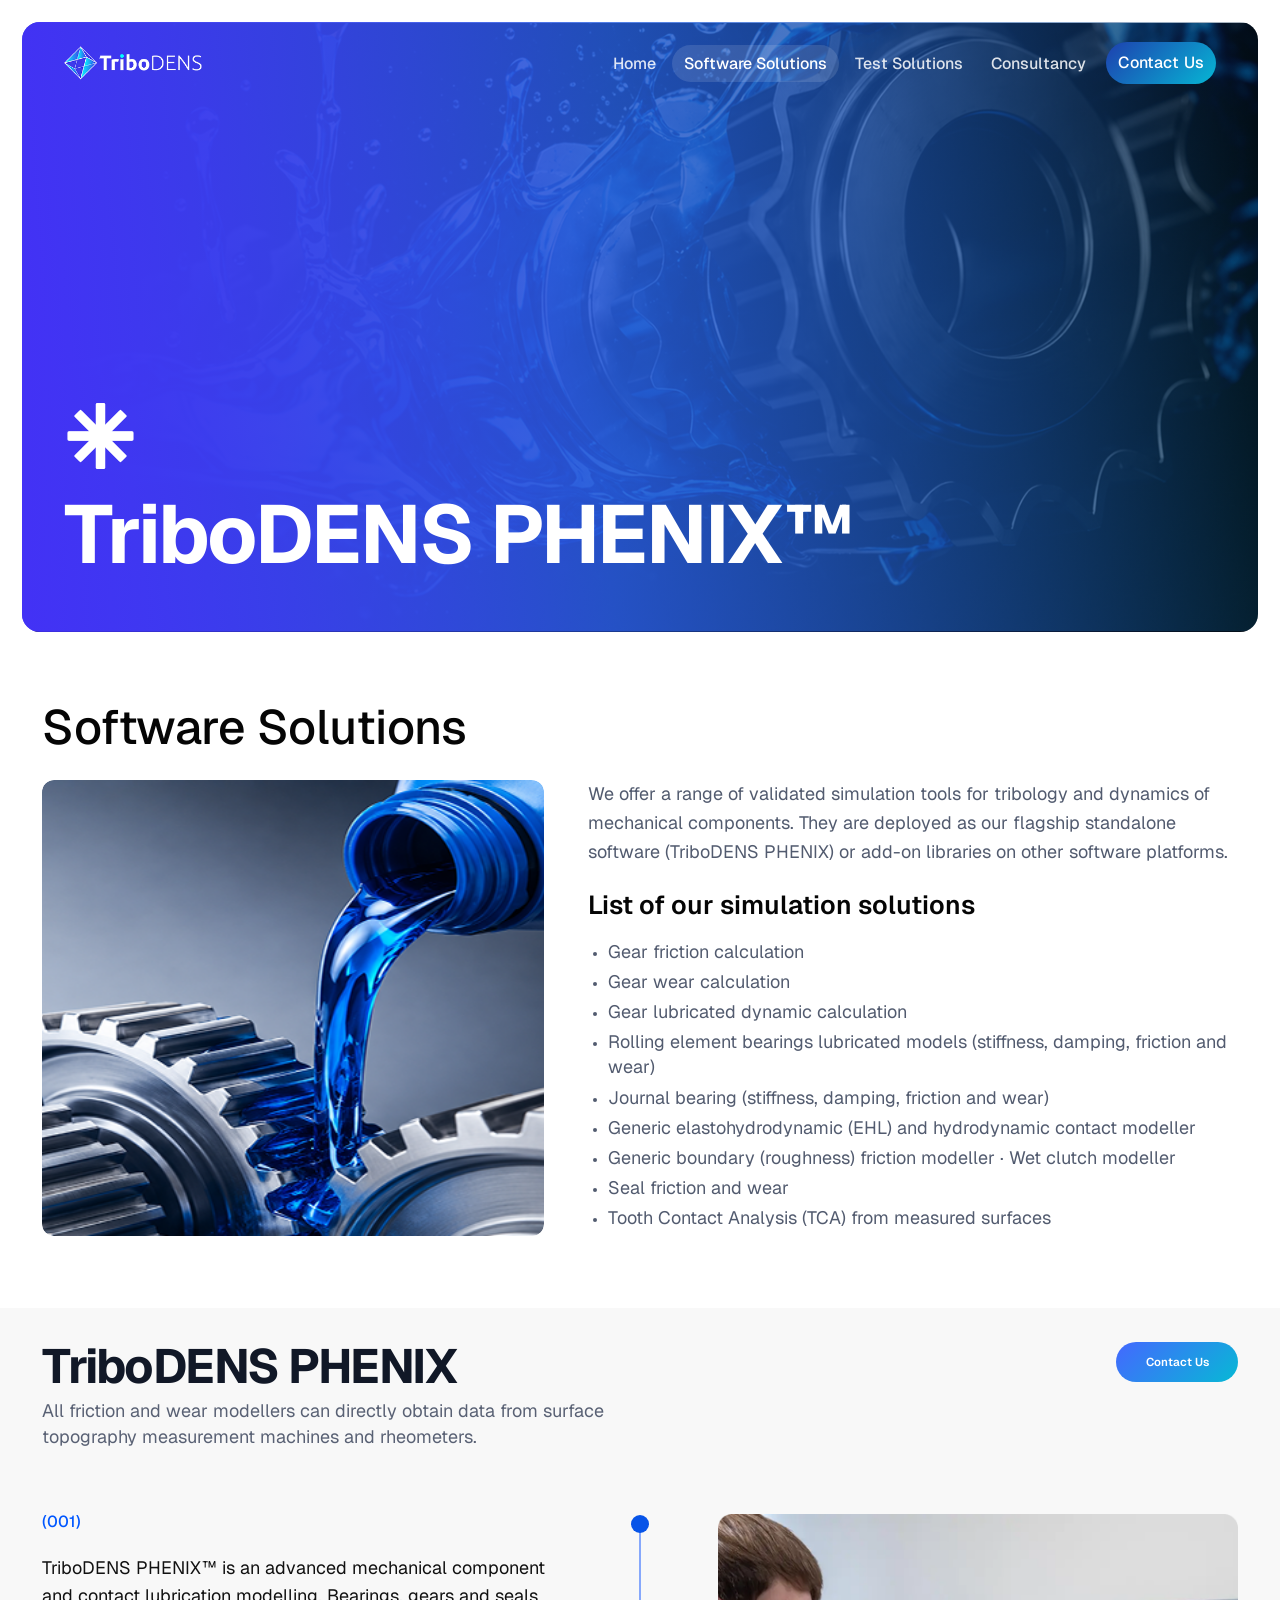
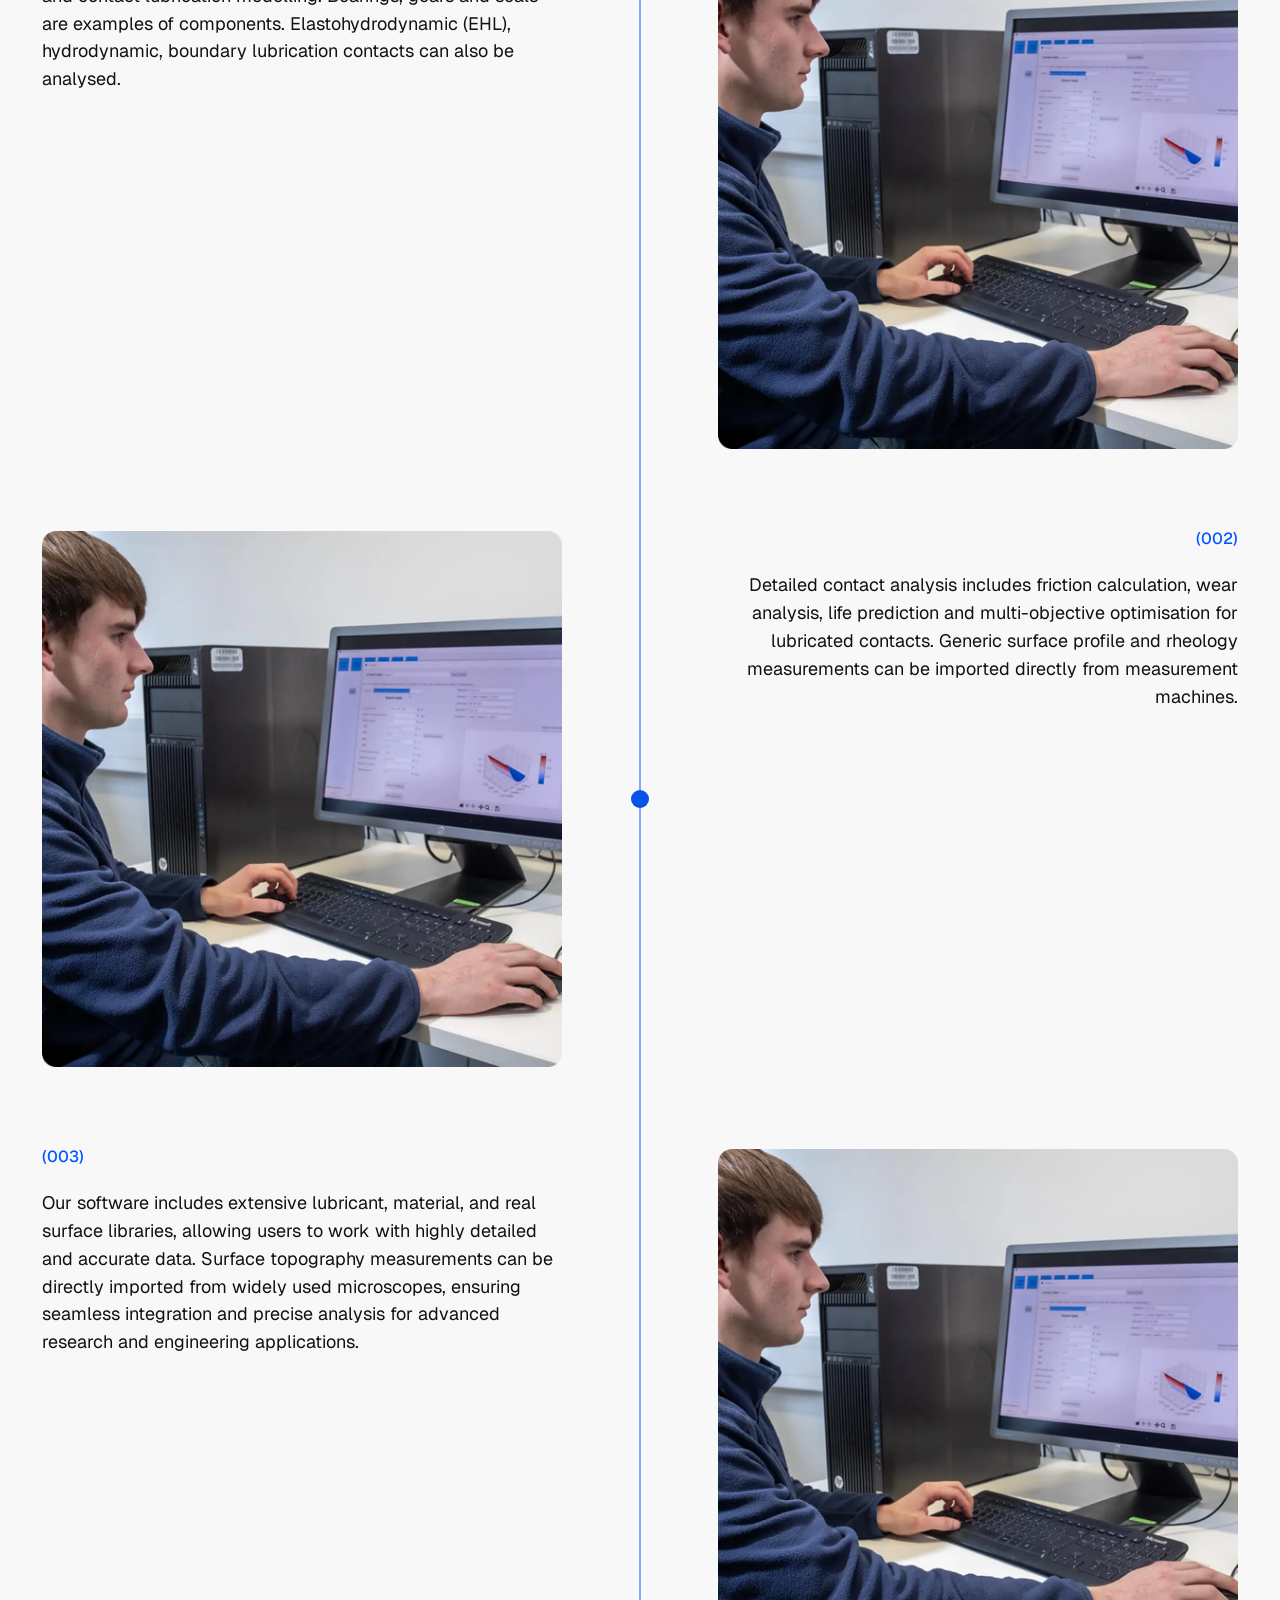
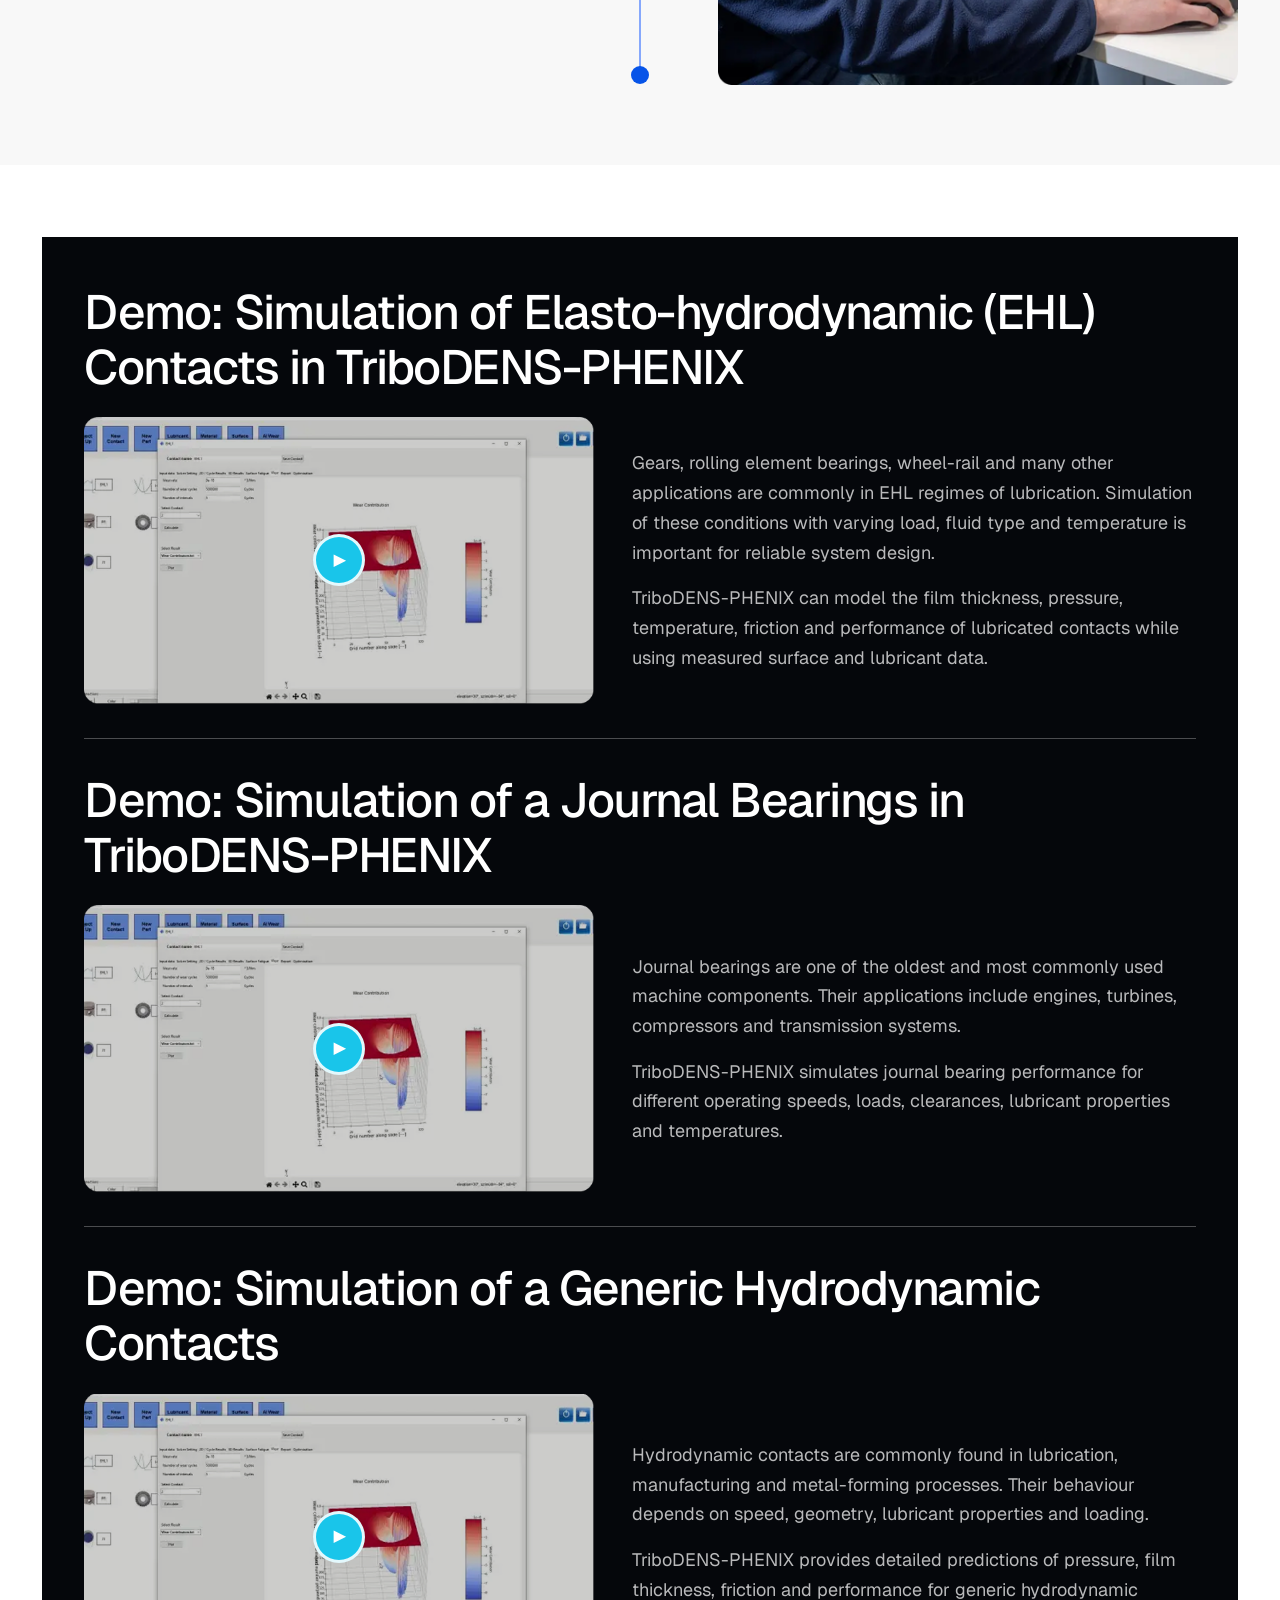
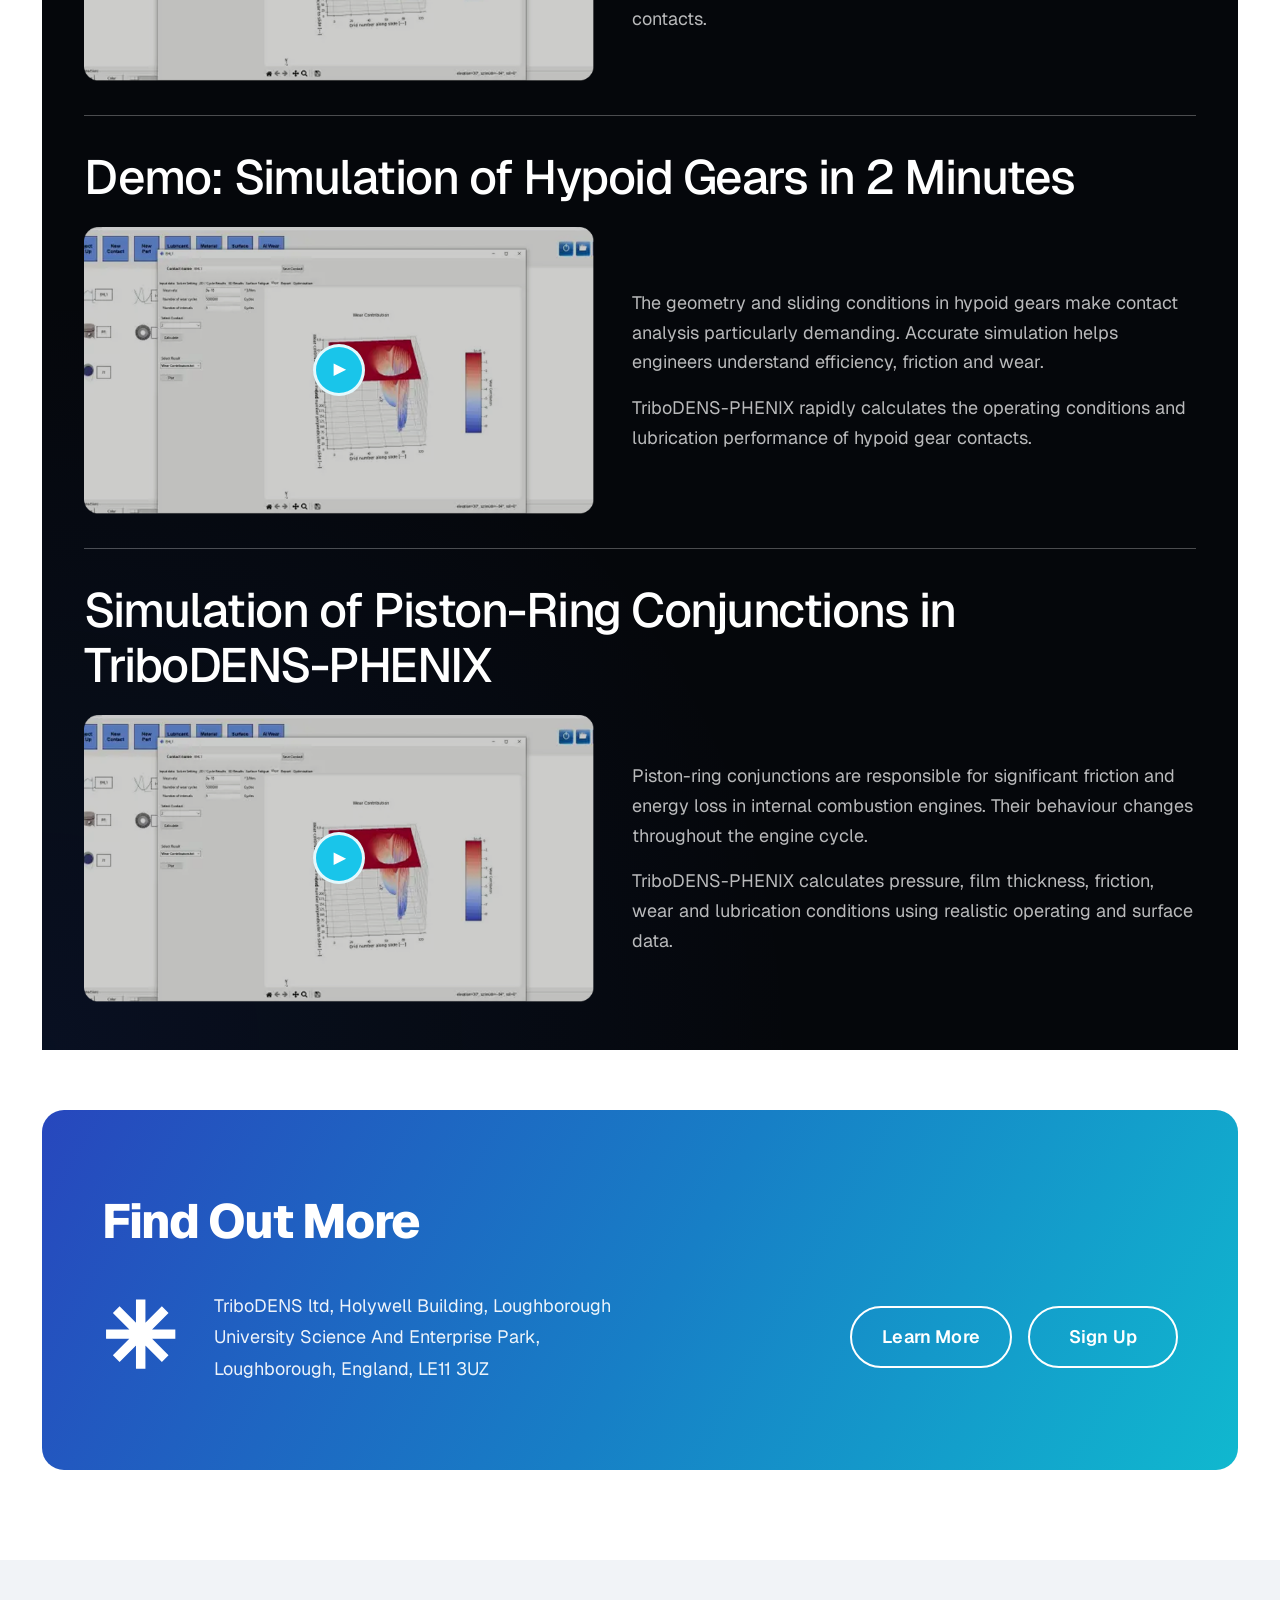
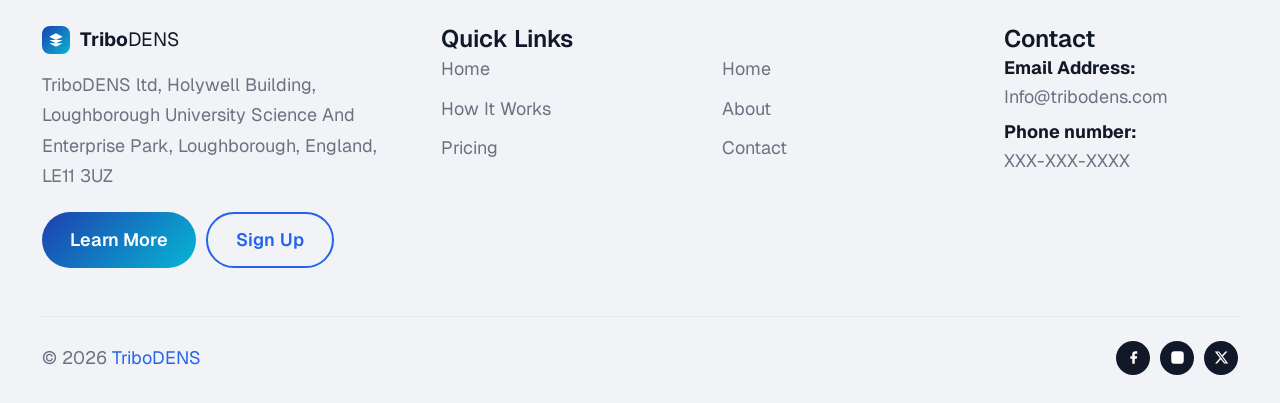
<file: software-solutions.html>
<!DOCTYPE html>
<html lang="en">
<head>
<meta charset="UTF-8">
<meta name="viewport" content="width=device-width, initial-scale=1.0">
<title>Software Solutions - TriboDENS PHENIX™</title>
<link rel="stylesheet" href="assets/css/style.css">
</head>
<body>

<nav class="navbar">
  <div class="nav-inner">
    <a href="index.html" class="nav-logo">
      <img src="assets/images/logo.png" alt="TriBoDENS Logo" class="nav-logo-img">
    </a>
    <ul class="nav-links">
      <li><a href="index.html">Home</a></li>
      <li><a href="software-solutions.html" class="active">Software Solutions</a></li>
      <li><a href="test-solutions.html">Test Solutions</a></li>
      <li><a href="consultancy.html">Consultancy</a></li>
      <li><a href="contact.html" class="nav-cta btn">Contact Us</a></li>
    </ul>
    <button class="hamburger" aria-label="Menu"><span></span><span></span><span></span></button>
  </div>
</nav>


<!-- HERO -->
<section class="page-hero software-hero">
  <div class="page-hero-bg"></div>
  <div class="page-hero-content">
    <span class="page-hero-star">✳</span>
    <h1>TriboDENS PHENIX™</h1>
  </div>
</section>

<!-- SOFTWARE INTRO -->
<section class="software-intro">
  <div class="container">

    <h2 class="software-intro-heading">Software Solutions</h2>

    <div class="software-intro-grid">

      <!-- LEFT IMAGE -->
      <div class="software-intro-image">
        <img
          src="assets/images/p2.png"
          alt="Gears with blue lubricant"
        >
      </div>

      <!-- RIGHT CONTENT -->
      <div class="software-intro-content">

        <p class="software-intro-description">
          We offer a range of validated simulation tools for tribology and
          dynamics of mechanical components. They are deployed as our flagship
          standalone software (TriboDENS PHENIX) or add-on libraries on other
          software platforms.
        </p>

        <div class="software-solutions-list">
          <h3>List of our simulation solutions</h3>

          <ul>
            <li>Gear friction calculation</li>
            <li>Gear wear calculation</li>
            <li>Gear lubricated dynamic calculation</li>
            <li>Rolling element bearings lubricated models (stiffness, damping, friction and wear)</li>
            <li>Journal bearing (stiffness, damping, friction and wear)</li>
            <li>Generic elastohydrodynamic (EHL) and hydrodynamic contact modeller</li>
            <li>Generic boundary (roughness) friction modeller · Wet clutch modeller</li>
            <li>Seal friction and wear</li>
            <li>Tooth Contact Analysis (TCA) from measured surfaces</li>
          </ul>
        </div>

      </div>

    </div>
  </div>
</section>


<!-- TRIBODENS PHENIX TIMELINE -->
<section class="phenix-timeline-section">
  <div class="phenix-timeline-container">

    <!-- Header -->
    <div class="phenix-timeline-header">
      <div class="phenix-header-copy">
        <h2>TriboDENS PHENIX</h2>

        <p>
          All friction and wear modellers can directly obtain data from surface
          topography measurement machines and rheometers.
        </p>
      </div>

      <a href="contact.html" class="phenix-contact-btn">
        Contact Us
      </a>
    </div>

    <!-- Timeline -->
    <div class="phenix-timeline">

      <!-- ITEM 001 -->
      <article class="phenix-step phenix-step-one">

        <div class="phenix-step-text phenix-left">
          <span class="phenix-step-number">(001)</span>

          <p>
            TriboDENS PHENIX™ is an advanced mechanical component and contact
            lubrication modelling. Bearings, gears and seals are examples of
            components. Elastohydrodynamic (EHL), hydrodynamic, boundary
            lubrication contacts can also be analysed.
          </p>
        </div>

        <span class="phenix-timeline-dot"></span>

        <div class="phenix-step-image phenix-right">
          <img
            src="assets/images/p3.png"
            alt="TriboDENS PHENIX software being used on a computer"
          >
        </div>

      </article>

      <!-- ITEM 002 -->
      <article class="phenix-step phenix-step-two">

        <div class="phenix-step-image phenix-left">
          <img
            src="assets/images/p3.png"
            alt="TriboDENS PHENIX contact analysis"
          >
        </div>

        <span class="phenix-timeline-dot"></span>

        <div class="phenix-step-text phenix-right phenix-text-right">
          <span class="phenix-step-number">(002)</span>

          <p>
            Detailed contact analysis includes friction calculation, wear
            analysis, life prediction and multi-objective optimisation for
            lubricated contacts. Generic surface profile and rheology
            measurements can be imported directly from measurement machines.
          </p>
        </div>

      </article>

      <!-- ITEM 003 -->
      <article class="phenix-step phenix-step-three">

        <div class="phenix-step-text phenix-left">
          <span class="phenix-step-number">(003)</span>

          <p>
            Our software includes extensive lubricant, material, and real
            surface libraries, allowing users to work with highly detailed and
            accurate data. Surface topography measurements can be directly
            imported from widely used microscopes, ensuring seamless
            integration and precise analysis for advanced research and
            engineering applications.
          </p>
        </div>

        <span class="phenix-timeline-dot"></span>

        <div class="phenix-step-image phenix-right">
          <img
            src="assets/images/p3.png"
            alt="TriboDENS PHENIX engineering analysis"
          >
        </div>

      </article>

    </div>
  </div>
</section>


<!-- DEMOS -->
<section class="demos-section">
  <div class="container">
    <div class="demos-panel">

      <!-- DEMO 01 -->
      <article class="demo-item">
        <h2 class="demo-title">
          Demo: Simulation of Elasto-hydrodynamic (EHL) Contacts in TriboDENS-PHENIX
        </h2>

        <div class="demo-content">
          <a href="#" class="demo-thumb" aria-label="Play EHL simulation demo">
            <img
              src="assets/images/image 20.png"
              alt="Simulation of Elasto-hydrodynamic contacts"
            >
            <span class="demo-play">▶</span>
          </a>

          <div class="demo-copy">
            <p>
              Gears, rolling element bearings, wheel-rail and many other
              applications are commonly in EHL regimes of lubrication.
              Simulation of these conditions with varying load, fluid type
              and temperature is important for reliable system design.
            </p>

            <p>
              TriboDENS-PHENIX can model the film thickness, pressure,
              temperature, friction and performance of lubricated contacts
              while using measured surface and lubricant data.
            </p>
          </div>
        </div>
      </article>

      <!-- DEMO 02 -->
      <article class="demo-item">
        <h2 class="demo-title">
          Demo: Simulation of a Journal Bearings in TriboDENS-PHENIX
        </h2>

        <div class="demo-content">
          <a href="#" class="demo-thumb" aria-label="Play journal bearing simulation demo">
            <img
              src="assets/images/image 20.png"
              alt="Simulation of a journal bearing"
            >
            <span class="demo-play">▶</span>
          </a>

          <div class="demo-copy">
            <p>
              Journal bearings are one of the oldest and most commonly used
              machine components. Their applications include engines,
              turbines, compressors and transmission systems.
            </p>

            <p>
              TriboDENS-PHENIX simulates journal bearing performance for
              different operating speeds, loads, clearances, lubricant
              properties and temperatures.
            </p>
          </div>
        </div>
      </article>

      <!-- DEMO 03 -->
      <article class="demo-item">
        <h2 class="demo-title">
          Demo: Simulation of a Generic Hydrodynamic Contacts
        </h2>

        <div class="demo-content">
          <a href="#" class="demo-thumb" aria-label="Play hydrodynamic simulation demo">
            <img
              src="assets/images/image 20.png"
              alt="Simulation of a generic hydrodynamic contact"
            >
            <span class="demo-play">▶</span>
          </a>

          <div class="demo-copy">
            <p>
              Hydrodynamic contacts are commonly found in lubrication,
              manufacturing and metal-forming processes. Their behaviour
              depends on speed, geometry, lubricant properties and loading.
            </p>

            <p>
              TriboDENS-PHENIX provides detailed predictions of pressure,
              film thickness, friction and performance for generic
              hydrodynamic contacts.
            </p>
          </div>
        </div>
      </article>

      <!-- DEMO 04 -->
      <article class="demo-item">
        <h2 class="demo-title">
          Demo: Simulation of Hypoid Gears in 2 Minutes
        </h2>

        <div class="demo-content">
          <a href="#" class="demo-thumb" aria-label="Play hypoid gears simulation demo">
            <img
              src="assets/images/image 20.png"
              alt="Simulation of hypoid gears"
            >
            <span class="demo-play">▶</span>
          </a>

          <div class="demo-copy">
            <p>
              The geometry and sliding conditions in hypoid gears make
              contact analysis particularly demanding. Accurate simulation
              helps engineers understand efficiency, friction and wear.
            </p>

            <p>
              TriboDENS-PHENIX rapidly calculates the operating conditions
              and lubrication performance of hypoid gear contacts.
            </p>
          </div>
        </div>
      </article>

      <!-- DEMO 05 -->
      <article class="demo-item">
        <h2 class="demo-title">
          Simulation of Piston-Ring Conjunctions in TriboDENS-PHENIX
        </h2>

        <div class="demo-content">
          <a href="#" class="demo-thumb" aria-label="Play piston-ring simulation demo">
            <img
              src="assets/images/image 20.png"
              alt="Simulation of piston-ring conjunctions"
            >
            <span class="demo-play">▶</span>
          </a>

          <div class="demo-copy">
            <p>
              Piston-ring conjunctions are responsible for significant
              friction and energy loss in internal combustion engines.
              Their behaviour changes throughout the engine cycle.
            </p>

            <p>
              TriboDENS-PHENIX calculates pressure, film thickness,
              friction, wear and lubrication conditions using realistic
              operating and surface data.
            </p>
          </div>
        </div>
      </article>

    </div>
  </div>
</section>



<!-- CTA -->
<div class="cta-wrap">
  <div class="cta-banner">
    <h2>Find Out More</h2>
    <div class="cta-row">
      <span class="cta-star">✳</span>
      <p class="cta-address">TriboDENS ltd, Holywell Building, Loughborough<br>University Science And Enterprise Park,<br>Loughborough, England, LE11 3UZ</p>
      <div class="cta-btns">
        <a href="contact.html" class="btn btn-outline">Learn More</a>
        <a href="contact.html" class="btn btn-outline">Sign Up</a>
      </div>
    </div>
  </div>
</div>

<!-- FOOTER -->
<footer class="footer">
  <div class="container">
    <div class="footer-grid">
      <div>
        <div class="footer-logo">
          <div class="nav-logo-icon" style="width:28px;height:28px;"><svg viewBox="0 0 24 24" fill="white" style="width:16px;height:16px;"><path d="M12 2L2 7l10 5 10-5-10-5zM2 17l10 5 10-5M2 12l10 5 10-5"/></svg></div>
          <span class="footer-logo-text"><strong>Tribo</strong><em>DENS</em></span>
        </div>
        <p class="footer-desc">TriboDENS ltd, Holywell Building, Loughborough University Science And Enterprise Park, Loughborough, England, LE11 3UZ</p>
        <div class="footer-btns">
          <a href="contact.html" class="btn btn-primary">Learn More</a>
          <a href="contact.html" class="btn btn-outline-dark">Sign Up</a>
        </div>
      </div>
      <div><h4>Quick Links</h4><ul class="footer-links"><li><a href="index.html">Home</a></li><li><a href="#">How It Works</a></li><li><a href="#">Pricing</a></li></ul></div>
      <div><h4>&nbsp;</h4><ul class="footer-links"><li><a href="index.html">Home</a></li><li><a href="#">About</a></li><li><a href="contact.html">Contact</a></li></ul></div>
      <div><h4>Contact</h4><div class="footer-contact-line"><strong>Email Address:</strong><a href="mailto:Info@tribodens.com">Info@tribodens.com</a></div><div class="footer-contact-line"><strong>Phone number:</strong>XXX-XXX-XXXX</div></div>
    </div>
    <div class="footer-bottom">
      <p class="footer-copy">© 2026 <a href="index.html">TriboDENS</a></p>
      <div class="social-links">
        <a href="#" aria-label="Facebook"><svg viewBox="0 0 24 24"><path d="M18 2h-3a5 5 0 0 0-5 5v3H7v4h3v8h4v-8h3l1-4h-4V7a1 1 0 0 1 1-1h3z"/></svg></a>
        <a href="#" aria-label="Instagram"><svg viewBox="0 0 24 24"><rect x="2" y="2" width="20" height="20" rx="5"/><circle cx="12" cy="12" r="4" fill="none" stroke="white" stroke-width="2"/><circle cx="17.5" cy="6.5" r="1.5" fill="white"/></svg></a>
        <a href="#" aria-label="X"><svg viewBox="0 0 24 24"><path d="M18.244 2.25h3.308l-7.227 8.26 8.502 11.24H16.17l-5.214-6.817L4.99 21.75H1.68l7.73-8.835L1.254 2.25H8.08l4.713 6.231zm-1.161 17.52h1.833L7.084 4.126H5.117z"/></svg></a>
      </div>
    </div>
  </div>
</footer>

<script src="assets/js/main.js"></script>
</body>
</html>
</file>
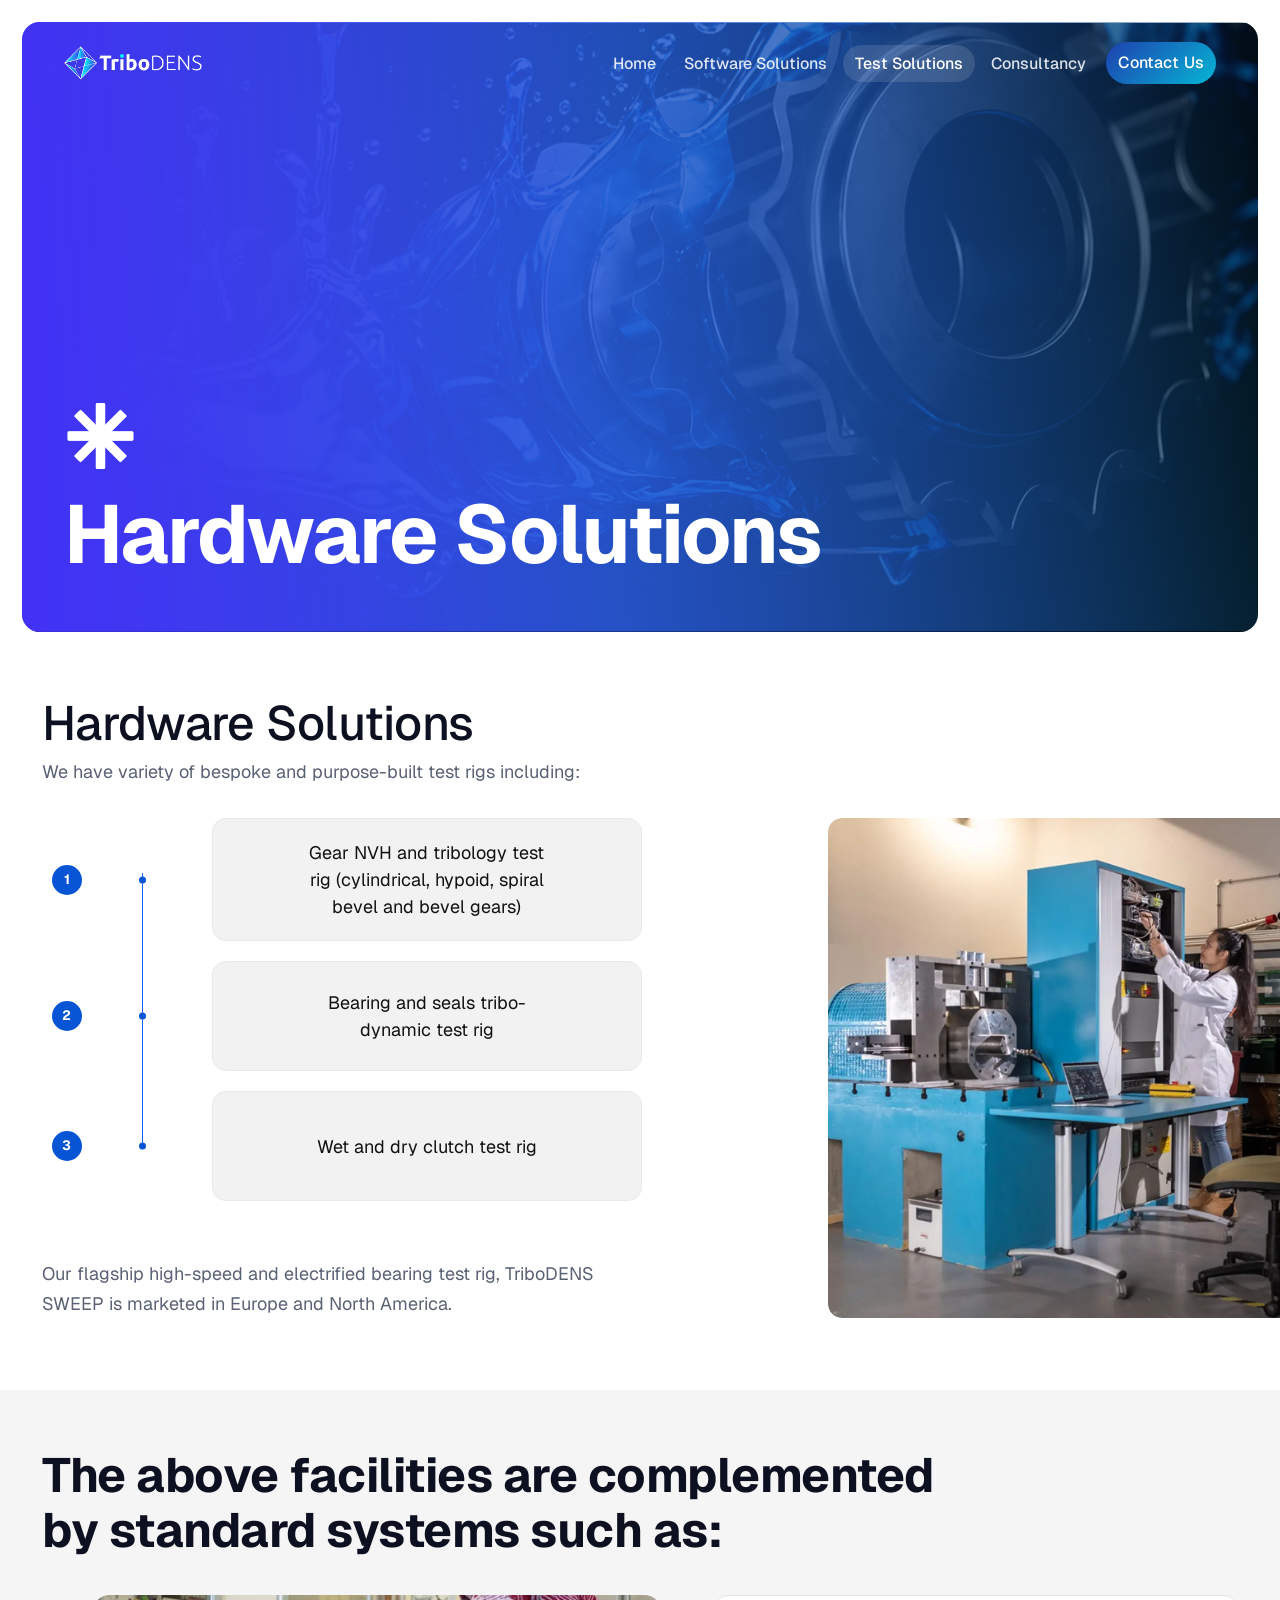
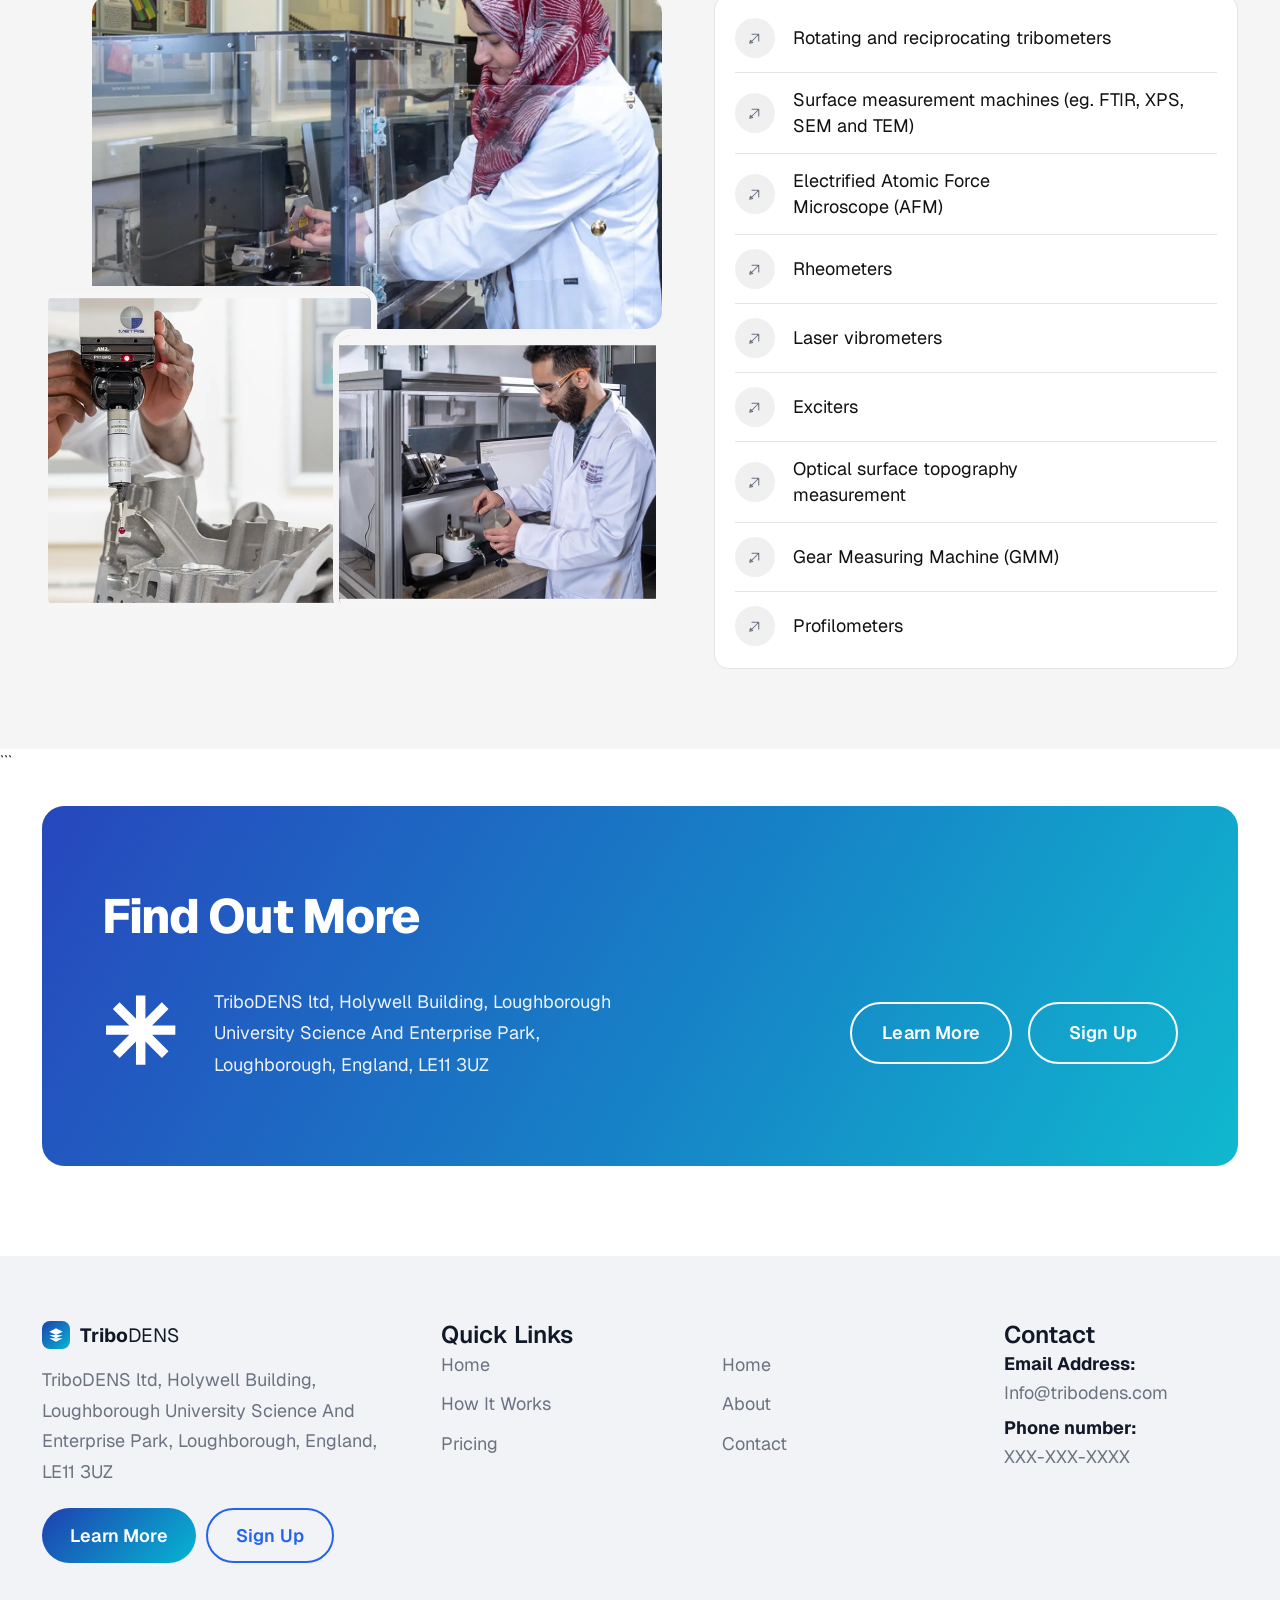
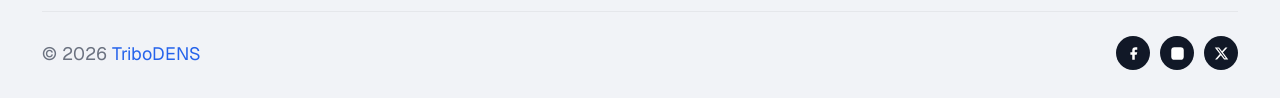
<file: test-solutions.html>
<!DOCTYPE html>
<html lang="en">
<head>
<meta charset="UTF-8">
<meta name="viewport" content="width=device-width, initial-scale=1.0">
<title>Test Solutions - TriboDENS Hardware Solutions</title>
<link rel="stylesheet" href="assets/css/style.css">
</head>
<body>

<nav class="navbar">
  <div class="nav-inner">
    <a href="index.html" class="nav-logo">
      <img src="assets/images/logo.png" alt="TriBoDENS Logo" class="nav-logo-img">
    </a>
    <ul class="nav-links">
      <li><a href="index.html">Home</a></li>
      <li><a href="software-solutions.html">Software Solutions</a></li>
      <li><a href="test-solutions.html" class="active">Test Solutions</a></li>
      <li><a href="consultancy.html">Consultancy</a></li>
      <li><a href="contact.html" class="nav-cta btn">Contact Us</a></li>
    </ul>
    <button class="hamburger" aria-label="Menu"><span></span><span></span><span></span></button>
  </div>
</nav>



<!-- HERO -->
<section class="page-hero test-hero">
  <div class="page-hero-bg"></div>

  <div class="page-hero-content">
    <span class="page-hero-star">✳</span>
    <h1>Hardware Solutions</h1>
  </div>
</section>



<!-- HARDWARE SOLUTIONS -->
<section class="test-hardware">
  <div class="container">

    <div class="hardware-header">
      <h2>Hardware Solutions</h2>
      <p>We have variety of bespoke and purpose-built test rigs including:</p>
    </div>

    <div class="test-grid">

      <!-- LEFT COLUMN -->
      <div class="hardware-left">

        <div class="test-steps">

          <div class="test-step">
            <span class="step-num">1</span>
            <span class="step-dot"></span>

            <div class="step-box">
              Gear NVH and tribology test<br>
              rig (cylindrical, hypoid, spiral<br>
              bevel and bevel gears)
            </div>
          </div>

          <div class="test-step">
            <span class="step-num">2</span>
            <span class="step-dot"></span>

            <div class="step-box">
              Bearing and seals tribo-<br>
              dynamic test rig
            </div>
          </div>

          <div class="test-step">
            <span class="step-num">3</span>
            <span class="step-dot"></span>

            <div class="step-box">
              Wet and dry clutch test rig
            </div>
          </div>

        </div>

        <p class="test-footnote">
          Our flagship high-speed and electrified bearing test rig,
          TriboDENS SWEEP is marketed in Europe and North America.
        </p>

      </div>

      <!-- RIGHT IMAGE -->
      <div class="test-img">
        <img
          src="assets/images/p4.png"
          alt="TriboDENS hardware testing laboratory"
        >
      </div>

    </div>
  </div>
</section>

<!-- FACILITIES -->
<section class="facilities-section">
  <div class="container">

    <!-- Fixed two-line heading -->
    <h2 class="facilities-heading">
      The above facilities are complemented<br>
      by standard systems such as:
    </h2>

    <div class="facilities-layout">

      <!-- LEFT: OVERLAPPING IMAGE COLLAGE -->
      <div class="facility-collage">

        <img
          src="assets/images/p5.png"
          alt="Laboratory testing facility"
          class="facility-photo facility-photo-main"
        >

        <img
          src="assets/images/p6.png"
          alt="Surface measuring equipment"
          class="facility-photo facility-photo-left"
        >

        <img
          src="assets/images/p7.png"
          alt="Laboratory measurement system"
          class="facility-photo facility-photo-right"
        >

      </div>

      <!-- RIGHT: FACILITIES TEXT LIST -->
      <ul class="facility-list-card">

        <li class="facility-item">
          <div class="facility-icon">
            <svg viewBox="0 0 24 24" fill="none" stroke="currentColor">
              <path d="M7 17l10-10M8 7h9v9"/>
              <path d="M5 19l4-1-3-3-1 4z"/>
            </svg>
          </div>
          <span>Rotating and reciprocating tribometers</span>
        </li>

        <li class="facility-item">
          <div class="facility-icon">
            <svg viewBox="0 0 24 24" fill="none" stroke="currentColor">
              <path d="M7 17l10-10M8 7h9v9"/>
              <path d="M5 19l4-1-3-3-1 4z"/>
            </svg>
          </div>
          <span>
            Surface measurement machines (eg. FTIR, XPS, SEM and TEM)
          </span>
        </li>

        <li class="facility-item">
          <div class="facility-icon">
            <svg viewBox="0 0 24 24" fill="none" stroke="currentColor">
              <path d="M7 17l10-10M8 7h9v9"/>
              <path d="M5 19l4-1-3-3-1 4z"/>
            </svg>
          </div>
          <span>
            Electrified Atomic Force<br>
            Microscope (AFM)
          </span>
        </li>

        <li class="facility-item">
          <div class="facility-icon">
            <svg viewBox="0 0 24 24" fill="none" stroke="currentColor">
              <path d="M7 17l10-10M8 7h9v9"/>
              <path d="M5 19l4-1-3-3-1 4z"/>
            </svg>
          </div>
          <span>Rheometers</span>
        </li>

        <li class="facility-item">
          <div class="facility-icon">
            <svg viewBox="0 0 24 24" fill="none" stroke="currentColor">
              <path d="M7 17l10-10M8 7h9v9"/>
              <path d="M5 19l4-1-3-3-1 4z"/>
            </svg>
          </div>
          <span>Laser vibrometers</span>
        </li>

        <li class="facility-item">
          <div class="facility-icon">
            <svg viewBox="0 0 24 24" fill="none" stroke="currentColor">
              <path d="M7 17l10-10M8 7h9v9"/>
              <path d="M5 19l4-1-3-3-1 4z"/>
            </svg>
          </div>
          <span>Exciters</span>
        </li>

        <li class="facility-item">
          <div class="facility-icon">
            <svg viewBox="0 0 24 24" fill="none" stroke="currentColor">
              <path d="M7 17l10-10M8 7h9v9"/>
              <path d="M5 19l4-1-3-3-1 4z"/>
            </svg>
          </div>
          <span>
            Optical surface topography<br>
            measurement
          </span>
        </li>

        <li class="facility-item">
          <div class="facility-icon">
            <svg viewBox="0 0 24 24" fill="none" stroke="currentColor">
              <path d="M7 17l10-10M8 7h9v9"/>
              <path d="M5 19l4-1-3-3-1 4z"/>
            </svg>
          </div>
          <span>Gear Measuring Machine (GMM)</span>
        </li>

        <li class="facility-item">
          <div class="facility-icon">
            <svg viewBox="0 0 24 24" fill="none" stroke="currentColor">
              <path d="M7 17l10-10M8 7h9v9"/>
              <path d="M5 19l4-1-3-3-1 4z"/>
            </svg>
          </div>
          <span>Profilometers</span>
        </li>

      </ul>

    </div>
  </div>
</section>
```


<!-- CTA -->
<div class="cta-wrap">
  <div class="cta-banner">
    <h2>Find Out More</h2>
    <div class="cta-row">
      <span class="cta-star">✳</span>
      <p class="cta-address">TriboDENS ltd, Holywell Building, Loughborough<br>University Science And Enterprise Park,<br>Loughborough, England, LE11 3UZ</p>
      <div class="cta-btns">
        <a href="contact.html" class="btn btn-outline">Learn More</a>
        <a href="contact.html" class="btn btn-outline">Sign Up</a>
      </div>
    </div>
  </div>
</div>

<!-- FOOTER -->
<footer class="footer">
  <div class="container">
    <div class="footer-grid">
      <div>
        <div class="footer-logo"><div class="nav-logo-icon" style="width:28px;height:28px;"><svg viewBox="0 0 24 24" fill="white" style="width:16px;height:16px;"><path d="M12 2L2 7l10 5 10-5-10-5zM2 17l10 5 10-5M2 12l10 5 10-5"/></svg></div><span class="footer-logo-text"><strong>Tribo</strong><em>DENS</em></span></div>
        <p class="footer-desc">TriboDENS ltd, Holywell Building, Loughborough University Science And Enterprise Park, Loughborough, England, LE11 3UZ</p>
        <div class="footer-btns"><a href="contact.html" class="btn btn-primary">Learn More</a><a href="contact.html" class="btn btn-outline-dark">Sign Up</a></div>
      </div>
      <div><h4>Quick Links</h4><ul class="footer-links"><li><a href="index.html">Home</a></li><li><a href="#">How It Works</a></li><li><a href="#">Pricing</a></li></ul></div>
      <div><h4>&nbsp;</h4><ul class="footer-links"><li><a href="index.html">Home</a></li><li><a href="#">About</a></li><li><a href="contact.html">Contact</a></li></ul></div>
      <div><h4>Contact</h4><div class="footer-contact-line"><strong>Email Address:</strong><a href="mailto:Info@tribodens.com">Info@tribodens.com</a></div><div class="footer-contact-line"><strong>Phone number:</strong>XXX-XXX-XXXX</div></div>
    </div>
    <div class="footer-bottom">
      <p class="footer-copy">© 2026 <a href="index.html">TriboDENS</a></p>
      <div class="social-links">
        <a href="#"><svg viewBox="0 0 24 24"><path d="M18 2h-3a5 5 0 0 0-5 5v3H7v4h3v8h4v-8h3l1-4h-4V7a1 1 0 0 1 1-1h3z"/></svg></a>
        <a href="#"><svg viewBox="0 0 24 24"><rect x="2" y="2" width="20" height="20" rx="5"/><circle cx="12" cy="12" r="4" fill="none" stroke="white" stroke-width="2"/><circle cx="17.5" cy="6.5" r="1.5" fill="white"/></svg></a>
        <a href="#"><svg viewBox="0 0 24 24"><path d="M18.244 2.25h3.308l-7.227 8.26 8.502 11.24H16.17l-5.214-6.817L4.99 21.75H1.68l7.73-8.835L1.254 2.25H8.08l4.713 6.231zm-1.161 17.52h1.833L7.084 4.126H5.117z"/></svg></a>
      </div>
    </div>
  </div>
</footer>
<script src="assets/js/main.js"></script>
</body>
</html>
</file>
<file: assets/css/style.css>
/* =============================================
   TRIBODENS - GLOBAL STYLES
   Built by Prezlox
   ============================================= */

@import url('https://fonts.googleapis.com/css2?family=Geist:wght@300;400;500;600;700;800;900&display=swap');

:root {
  --navy:        #0d1b4b;
  --blue:        #1e40af;
  --blue-mid:    #2563eb;
  --cyan:        #06b6d4;
  --grad:        linear-gradient(135deg, #1e40af 0%, #06b6d4 100%);
  --grad-hero:   linear-gradient(160deg, rgba(13,27,75,0.72) 0%, rgba(37,99,235,0.65) 100%);
  --white:       #ffffff;
  --off-white:   #f8f9fb;
  --gray-light:  #f1f3f7;
  --gray:        #6b7280;
  --gray-border: #e5e7eb;
  --dark:        #111827;
  --radius-sm:   8px;
  --radius:      14px;
  --radius-lg:   20px;
  --shadow-sm:   0 2px 8px rgba(0,0,0,0.06);
  --shadow:      0 6px 28px rgba(13,27,75,0.10);
  --shadow-lg:   0 12px 48px rgba(13,27,75,0.14);
  --transition:  0.22s ease;
  --max-w:       1140px;
  --font-main:    'Geist', sans-serif;
  --type-hero:    100px;
  --type-heading: 55px;
  --type-body:    20px;
}

*, *::before, *::after { box-sizing: border-box; margin: 0; padding: 0; }
html { scroll-behavior: smooth; font-size: 16px; }
body { font-family: var(--font-main); color: var(--dark); background: #fff; -webkit-font-smoothing: antialiased; line-height: 1.65; }
img { max-width: 100%; height: auto; display: block; }
a { text-decoration: none; color: inherit; }
ul { list-style: none; }

.container {
  width: 100%;
  max-width: none;
  margin: 0;
  padding: 0 70px;
}

.section {
  padding: 88px 0;
}

.section-sm {
  padding: 56px 0;
}

/* ---- GLOBAL TYPOGRAPHY: GEIST ---- */
body,
button,
input,
textarea,
select {
  font-family: var(--font-main);
}

/* Main page/hero headings */
h1,
.hero h1,
.page-hero h1 {
  font-family: var(--font-main) !important;
  font-size: var(--type-hero) !important;
  font-weight: 700;
  line-height: 0.95;
  letter-spacing: -3px;
}

/* Section headings */
h2,
.consultancy-main-heading,
.software-intro-heading,
.facilities-heading,
.hardware-header h2,
.trl-header h2,
.trl46-section > .container > h2,
.phenix-header-copy h2,
.cta-banner h2,
.news-section h2,
.contact-section > .container > h2 {
  font-family: var(--font-main) !important;
  font-size: var(--type-heading) !important;
  font-weight: 600;
  line-height: 1.08;
  letter-spacing: -1.5px;
}

/* Smaller component headings remain practical inside cards and lists */
h3 {
  font-family: var(--font-main);
  font-size: 30px;
  font-weight: 600;
  line-height: 1.2;
}

h4,
h5 {
  font-family: var(--font-main);
  font-size: 24px;
  font-weight: 600;
  line-height: 1.25;
}

/* Standard website text */
p,
li,
label,
input,
textarea,
select,
button,
.btn,
.nav-links a,
.contact-info-item,
.footer-contact-line,
.footer-links a,
.footer-desc,
.footer-copy,
.step-box,
.test-footnote,
.hardware-header p,
.trl-eyebrow,
.trl-card p,
.trl46-card p,
.news-body p,
.cta-address,
.software-intro-description,
.software-solutions-list ul li,
.phenix-header-copy p,
.phenix-step-text p,
.demo-copy p,
.consultancy-label,
.consultancy-list li,
.facility-item {
  font-family: var(--font-main) !important;
  font-size: var(--type-body) !important;
}

p {
  color: var(--gray);
  line-height: 1.65;
}

/* Responsive type scale to prevent overflow */
@media (max-width: 1024px) {
  :root {
    --type-hero: 76px;
    --type-heading: 46px;
    --type-body: 18px;
  }
}

@media (max-width: 768px) {
  :root {
    --type-hero: 54px;
    --type-heading: 38px;
    --type-body: 17px;
  }

  h1,
  .hero h1,
  .page-hero h1 {
    letter-spacing: -1.5px;
  }
}

@media (max-width: 480px) {
  :root {
    --type-hero: 42px;
    --type-heading: 32px;
    --type-body: 16px;
  }
}

/* ---- BUTTONS ---- */
.btn {
  display: inline-flex; align-items: center; justify-content: center;
  padding: 11px 28px; border-radius: 50px; font-weight: 600;
  font-size: 0.88rem; cursor: pointer; border: none;
  transition: var(--transition); letter-spacing: 0.01em;
  font-family: 'Geist', sans-serif;
}
.btn-primary  { background: var(--grad); color: #fff; }
.btn-primary:hover { opacity: 0.88; transform: translateY(-1px); color: #fff; }
.btn-outline  { background: transparent; border: 2px solid #fff; color: #fff; }
.btn-outline:hover { background: #fff; color: var(--blue); }
.btn-outline-dark { background: transparent; border: 2px solid var(--blue-mid); color: var(--blue-mid); }
.btn-outline-dark:hover { background: var(--blue-mid); color: #fff; }

/* =============================================
   NAVBAR
   ============================================= */
.navbar {
  position: absolute; top: 0; left: 0; right: 0; z-index: 100;
  padding: 20px 0;
}
.navbar.sticky {
  position: fixed;
  background: rgba(13,27,75,0.96);
  backdrop-filter: blur(14px);
  padding: 14px 0;
  box-shadow: 0 2px 20px rgba(0,0,0,0.18);
  transition: all 0.3s ease;
}
.nav-inner {
  max-width: var(--max-w); margin: 0 auto; padding: 0 28px;
  display: flex; align-items: center; justify-content: space-between;
}
.nav-logo {
  display: flex; align-items: center; gap: 10px;
  color: #fff; font-family: 'Geist', sans-serif;
  font-size: 1.35rem; font-weight: 700;
}
.nav-logo img { height: 34px; width: auto; }
.nav-logo-icon {
  width: 34px; height: 34px;
  background: var(--grad);
  border-radius: 8px;
  display: flex; align-items: center; justify-content: center;
}
.nav-logo-icon svg { width: 20px; height: 20px; fill: #fff; }
.nav-logo-img { height: 34px; width: auto; }
.nav-logo span em { font-style: normal; font-weight: 400; }

.nav-links {
  display: flex; align-items: center; gap: 4px;
}
.nav-links a {
  color: rgba(255,255,255,0.85); font-size: 0.88rem;
  padding: 8px 16px; border-radius: 50px; font-weight: 500;
  transition: var(--transition);
}
.nav-links a:hover, .nav-links a.active {
  color: #fff; background: rgba(255,255,255,0.12);
}
.nav-links .nav-cta {
  background: var(--grad); color: #fff !important;
  margin-left: 4px;
}
.nav-links .nav-cta:hover { opacity: 0.88; background: var(--grad); }

.hamburger {
  display: none; flex-direction: column; gap: 5px;
  cursor: pointer; background: none; border: none; padding: 4px;
}
.hamburger span { display: block; width: 22px; height: 2px; background: #fff; border-radius: 2px; transition: var(--transition); }

/* =============================================
   UNIFIED HERO SYSTEM — ALL PAGES
   ============================================= */

:root {
  --hero-edge: 22px;
  --hero-radius: 18px;
  --hero-height: 700px;
}

/* Keep the non-sticky navbar inside the rounded hero */
.navbar:not(.sticky) {
  top: var(--hero-edge);
  left: var(--hero-edge);
  right: var(--hero-edge);
}

/* Sticky navbar returns to the full browser width */
.navbar.sticky {
  top: 0;
  left: 0;
  right: 0;
}

/* Same hero shape, height and spacing on every page */
.hero,
.page-hero {
  position: relative;
  width: calc(100% - (var(--hero-edge) * 2));
  height: var(--hero-height);
  min-height: var(--hero-height);
  margin: var(--hero-edge);

  display: flex;
  align-items: flex-end;

  overflow: hidden;
  border-radius: var(--hero-radius);
  isolation: isolate;
}

/* Shared background layer */
.hero-bg,
.page-hero-bg {
  position: absolute;
  inset: 0;
  z-index: 0;

  background-image: var(--hero-image);
  background-size: cover;
  background-position: var(--hero-position, center);
  background-repeat: no-repeat;
}

/* Same purple-to-blue overlay on every page */
.hero-bg::after,
.page-hero-bg::after {
  content: '';
  position: absolute;
  inset: 0;

  background: linear-gradient(
    90deg,
    rgba(67, 49, 246, 0.92) 0%,
    rgba(40, 88, 220, 0.64) 48%,
    rgba(5, 35, 58, 0.34) 100%
  );
}

/* Same bottom-left content location */
.hero-content,
.page-hero-content {
  position: relative;
  z-index: 2;

  width: 100%;
  max-width: none;
  margin: 0;
  padding-top: 130px;
  padding-bottom: 58px;
}

/* Large bold white star */
.hero-star,
.page-hero-star {
  display: block;
  margin: 0 0 24px;

  color: #ffffff;
  font-family: 'Geist', sans-serif;
  font-size: 5.2rem;
  font-weight: 900;
  line-height: 0.78;

  -webkit-text-stroke: 1.5px #ffffff;
  text-shadow:
    1px 0 #ffffff,
    -1px 0 #ffffff,
    0 1px #ffffff,
    0 -1px #ffffff;
}

/* Same heading treatment */
.hero h1,
.page-hero h1 {
  max-width: 1100px;
  margin: 0;

  color: #ffffff;
  font-family: 'Geist', sans-serif;
  font-size: clamp(3.8rem, 6vw, 6rem);
  font-weight: 700;
  line-height: 0.95;
  letter-spacing: -2px;
}

/* Page-specific images — change only filenames when needed */
.home-hero {
  --hero-image: url('../images/Background (1).png');
  --hero-position: center top;
}

.software-hero {
  --hero-image: url('../images/software-intro.png');
  --hero-position: center;
}

.test-hero {
  --hero-image: url('../images/software-intro.png');
  --hero-position: center;
}

.consultancy-hero {
  --hero-image: url('../images/consultancy-hero.png');
  --hero-position: center;
}

.contact-hero {
  --hero-image: url('../images/consultancy-hero.png');
  --hero-position: center;
}

@media (max-width: 1024px) {
  :root {
    --hero-edge: 16px;
    --hero-height: 600px;
  }

  .hero-star,
  .page-hero-star {
    font-size: 4.6rem;
  }

  .hero h1,
  .page-hero h1 {
    font-size: clamp(3.2rem, 7vw, 4.8rem);
  }
}

@media (max-width: 768px) {
  :root {
    --hero-edge: 0px;
    --hero-height: 420px;
  }

  .navbar:not(.sticky) {
    top: 0;
    left: 0;
    right: 0;
  }

  .hero,
  .page-hero {
    width: 100%;
    margin: 0;
    border-radius: 0 0 var(--hero-radius) var(--hero-radius);
  }

  .hero-content,
  .page-hero-content {
    padding-top: 110px;
    padding-bottom: 42px;
  }

  .hero-star,
  .page-hero-star {
    margin-bottom: 18px;
    font-size: 3.8rem;
  }

  .hero h1,
  .page-hero h1 {
    font-size: 3rem;
    letter-spacing: -1px;
  }
}

@media (max-width: 480px) {
  :root {
    --hero-height: 350px;
  }

  .hero-content,
  .page-hero-content {
    padding-top: 96px;
    padding-bottom: 34px;
  }

  .hero-star,
  .page-hero-star {
    font-size: 3.2rem;
  }

  .hero h1,
  .page-hero h1 {
    font-size: 2.45rem;
  }
}

/* =============================================
   ABOUT US
   ============================================= */
.about-section { background: #fff; }
.about-section h2 { margin-bottom: 18px; }
.about-section p  { max-width: 1050px;; margin-bottom: 28px; }

/* =============================================
   FIELD OF ACTIVITY
   ============================================= */
.field-section { background: #fff; }
.field-grid {
  display: grid; grid-template-columns: 1fr 1fr;
  gap: 64px; align-items: center;
}
.field-img { position: relative; }
.field-img img { width: 100%; height: 340px; object-fit: cover; border-radius: var(--radius-lg); }
.field-text h2 { margin-bottom: 16px; }
.field-text p  { margin-bottom: 28px; }

/* =============================================
   TRL SECTION
   ============================================= */
/* =============================================
   TRL SECTION
   ============================================= */

.trl-section {
  background: #f7f7f7;
  padding: 52px 0 64px;
}

/* Section heading */
.trl-header {
  display: flex;
  justify-content: space-between;
  align-items: flex-start;
  padding-bottom: 28px;
  margin-bottom: 46px;
  border-bottom: 1px solid #e5e7eb;
}

.trl-header h2 {
  font-size: clamp(2rem, 3.2vw, 3rem);
  font-weight: 600;
  line-height: 1.1;
  color: #050505;
}

.trl-eyebrow {
  font-size: 0.75rem;
  text-transform: none;
  letter-spacing: 0;
  color: #4b5563;
  margin-bottom: 8px;
}

/* Large star on right */
.trl-star {
  font-size: 4.5rem;
  color: #18bceb;
  line-height: 0.8;
  margin-top: 8px;
}

/* Cards grid */
.trl-grid {
  display: grid;
  grid-template-columns: repeat(3, minmax(0, 1fr));
  gap: 18px;
}

/* Individual card */
.trl-card {
  position: relative;
  min-height: 286px;
  aspect-ratio: auto;
  padding: 30px 30px 24px;
  background: #ffffff;
  border: 1px solid #eeeeee;
  border-radius: 12px;
  box-shadow: none;

  display: flex;
  flex-direction: column;
  justify-content: flex-start;

  overflow: hidden;
  transition: var(--transition);
}

.trl-card:hover {
  transform: translateY(-3px);
  box-shadow: 0 8px 26px rgba(13, 27, 75, 0.08);
}

/* Active gradient card */
.trl-card.active {
  background: linear-gradient(
    135deg,
    #18d5e4 0%,
    #239be9 52%,
    #4338f5 100%
  );
  border-color: transparent;
}

/* TRL badge */
.trl-badge {
  position: absolute;
  top: 22px;
  right: 22px;

  min-width: 62px;
  height: 25px;
  padding: 0 13px;

  display: flex;
  align-items: center;
  justify-content: center;

  border-radius: 50px;
  font-size: 0.68rem;
  font-weight: 600;
  letter-spacing: 0;
}

.trl-card:not(.active) .trl-badge {
  background: #f4f5f6;
  color: #4b5563;
  border: 1px solid #e5e7eb;
}

.trl-card.active .trl-badge {
  background: #ffffff;
  color: #111827;
}

/* Circular icon container */
.trl-icon {
  width: 92px;
  height: 92px;
  padding: 24px;
  margin: 0;

  background: #f7f7f7;
  border: 1px solid #e5e7eb;
  border-radius: 50%;

  object-fit: contain;
  color: #111827;
}

.trl-card.active .trl-icon {
  background: #ffffff;
  border-color: rgba(255, 255, 255, 0.9);
}

/* Use this if the icon is an inline SVG */
.trl-icon path,
.trl-icon line,
.trl-icon circle,
.trl-icon rect,
.trl-icon polyline {
  stroke: currentColor;
}

/* Push title and description to bottom */
.trl-card h4 {
  margin-top: auto;
  margin-bottom: 7px;

  font-size: 1.15rem;
  font-weight: 500;
  line-height: 1.25;
  color: #050505;
}

.trl-card p {
  margin: 0;
  font-size: 0.78rem;
  line-height: 1.5;
  color: #4b5563;
}

.trl-card.active h4 {
  color: #ffffff;
}

.trl-card.active p {
  color: rgba(255, 255, 255, 0.9);
}

/* =============================================
   TRL RESPONSIVE
   ============================================= */

@media (max-width: 1024px) {
  .trl-grid {
    grid-template-columns: repeat(2, minmax(0, 1fr));
  }

  .trl-card {
    min-height: 300px;
  }
}

@media (max-width: 768px) {
  .trl-section {
    padding: 44px 0 50px;
  }

  .trl-header {
    margin-bottom: 32px;
    padding-bottom: 22px;
  }

  .trl-header h2 {
    font-size: 2rem;
  }

  .trl-star {
    font-size: 3.2rem;
  }

  .trl-grid {
    grid-template-columns: 1fr;
  }

  .trl-card {
    min-height: 280px;
    padding: 26px 24px 22px;
  }

  .trl-icon {
    width: 82px;
    height: 82px;
    padding: 22px;
  }
}

/* =============================================
   HARDWARE SOLUTIONS
   ============================================= */
.hardware-section { background: #0a0e1a; }
.hardware-grid { display: grid; grid-template-columns: 1fr 1fr; gap: 64px; align-items: center; }
.hardware-section h2 { color: #fff; margin-bottom: 14px; }
.hardware-section .intro-text { color: rgba(255,255,255,0.7); font-size: 0.88rem; margin-bottom: 16px; }
.hardware-list { padding-left: 0; margin-bottom: 16px; }
.hardware-list li {
  color: rgba(255,255,255,0.8); font-size: 0.86rem;
  padding: 5px 0 5px 18px; position: relative; line-height: 1.5;
}
.hardware-list li::before { content: '•'; position: absolute; left: 0; color: var(--cyan); font-size: 1.1rem; line-height: 1.4; }
.hardware-footnote { color: rgba(255,255,255,0.5); font-size: 0.78rem; margin-top: 14px; }
.hardware-img img { width: 100%; height: 380px; object-fit: cover; border-radius: var(--radius-lg); }

/* =============================================
   TRL 4-6 GRID
   ============================================= */


.trl46-section {
  background: #ffffff;
  padding: 72px 0;
}

/* Section title */
.trl46-section > .container > h2 {
  max-width: 760px;
  margin: 0 0 46px;
  padding-bottom: 28px;

  border-bottom: 1px solid #e5e7eb;

  font-size: clamp(2rem, 3.2vw, 3rem);
  font-weight: 600;
  line-height: 1.12;
  text-align: left;
  color: #050505;
}

/* Cards grid */
.trl46-grid {
  display: grid;
  grid-template-columns: repeat(3, minmax(0, 1fr));
  gap: 18px;
}

/* Card */
.trl46-card {
  position: relative;
  min-height: 286px;
  aspect-ratio: auto;

  padding: 30px 30px 24px;

  background: #f7f7f7;
  border: 1px solid #eeeeee;
  border-radius: 12px;
  box-shadow: none;

  display: flex;
  flex-direction: column;
  justify-content: flex-start;

  overflow: hidden;
  transition: var(--transition);
}

.trl46-card:hover {
  transform: translateY(-3px);
  box-shadow: 0 8px 26px rgba(13, 27, 75, 0.08);
}

/* Active gradient card */
.trl46-card.active {
  background: linear-gradient(
    135deg,
    #18d5e4 0%,
    #239be9 52%,
    #4338f5 100%
  );

  border-color: transparent;
}

/* TRL badge */
.trl46-badge {
  position: absolute;
  top: 22px;
  right: 22px;

  min-width: 62px;
  height: 25px;
  padding: 0 13px;
  margin: 0;

  display: flex;
  align-items: center;
  justify-content: center;

  border-radius: 50px;

  font-size: 0.68rem;
  font-weight: 600;
  letter-spacing: 0;
}

.trl46-card:not(.active) .trl46-badge {
  background: #ffffff;
  color: #4b5563;
  border: 1px solid #e5e7eb;
}

.trl46-card.active .trl46-badge {
  background: #ffffff;
  color: #111827;
}

/* Circular icon area */
.trl46-icon {
  width: 92px;
  height: 92px;
  padding: 24px;
  margin: 0;

  background: #ffffff;
  border: 1px solid #e5e7eb;
  border-radius: 50%;

  object-fit: contain;
  color: #111827;
}

.trl46-card.active .trl46-icon {
  background: #ffffff;
  border-color: rgba(255, 255, 255, 0.9);
}

/* Inline SVG support */
.trl46-icon path,
.trl46-icon line,
.trl46-icon circle,
.trl46-icon rect,
.trl46-icon polyline {
  stroke: currentColor;
}

/* Push content to bottom */
.trl46-card h4 {
  margin-top: auto;
  margin-bottom: 7px;

  font-size: 1.15rem;
  font-weight: 500;
  line-height: 1.25;
  color: #050505;
}

.trl46-card p {
  margin: 0;

  font-size: 0.78rem;
  line-height: 1.5;
  color: #4b5563;
}

.trl46-card.active h4 {
  color: #ffffff;
}

.trl46-card.active p {
  color: rgba(255, 255, 255, 0.9);
}

/* =============================================
   RESPONSIVE
   ============================================= */

@media (max-width: 1024px) {
  .trl46-grid {
    grid-template-columns: repeat(2, minmax(0, 1fr));
  }

  .trl46-card {
    min-height: 300px;
  }
}

@media (max-width: 768px) {
  .trl46-section {
    padding: 56px 0;
  }

  .trl46-section > .container > h2 {
    margin-bottom: 32px;
    padding-bottom: 22px;
    font-size: 2rem;
  }

  .trl46-grid {
    grid-template-columns: 1fr;
  }

  .trl46-card {
    min-height: 280px;
    padding: 26px 24px 22px;
  }

  .trl46-icon {
    width: 82px;
    height: 82px;
    padding: 22px;
  }
}

@media (max-width: 480px) {
  .trl46-section > .container > h2 {
    font-size: 1.7rem;
  }

  .trl46-card {
    min-height: 270px;
  }
}

/* News cards grid */
.news-grid {
  width: 100%;
  max-width: 1500px;
  margin: 0 auto 40px;

  display: grid;
  grid-template-columns: repeat(3, minmax(0, 1fr));
  gap: 28px;
}

/* Perfect square card */
.news-card {
  width: 100%;
  aspect-ratio: 1 / 1;

  display: flex;
  flex-direction: column;

  background: #ffffff;
  border-radius: var(--radius-lg);
  overflow: hidden;
  box-shadow: var(--shadow-sm);

  transition: var(--transition);
}

.news-card:hover {
  transform: translateY(-4px);
  box-shadow: var(--shadow);
}

/* Image occupies the upper part of the square */
.news-card img {
  width: 100%;
  height: 58%;

  object-fit: cover;
  flex-shrink: 0;
}

/* Text area fills the remaining space */
.news-body {
  flex: 1;
  padding: 22px 24px;

  display: flex;
  flex-direction: column;
  justify-content: flex-start;
}

.news-body h3 {
  margin-bottom: 10px;

  font-size: 1rem;
  line-height: 1.3;
  color: var(--dark);
}

.news-body p {
  margin: 0;

  font-size: 0.82rem;
  line-height: 1.65;
}

/* Responsive */
@media (max-width: 1024px) {
  .news-grid {
    max-width: 900px;
    grid-template-columns: repeat(2, minmax(0, 1fr));
  }
}

@media (max-width: 768px) {
  .news-grid {
    max-width: 420px;
    grid-template-columns: 1fr;
    gap: 20px;
  }

  .news-card {
    aspect-ratio: 1 / 1;
  }

  .news-body {
    padding: 20px;
  }
}

/* =============================================
   CTA BANNER
   ============================================= */

.cta-wrap {
  width: 100%;
  padding: 80px 50px 90px;
  background: #ffffff;
}

.cta-banner {
  width: 100%;
  max-width: 1500px;
  min-height: 360px;

  margin: 0 auto;
  padding: 64px 60px;

  background: linear-gradient(
    120deg,
    #2747bd 0%,
    #177fc6 52%,
    #10b8cf 100%
  );

  border-radius: 22px;
  overflow: hidden;
  position: relative;

  display: flex;
  flex-direction: column;
  justify-content: center;
}

/* Main heading */
.cta-banner h2 {
  margin: 0 0 44px;
  color: #ffffff;
  font-size: clamp(2.6rem, 4vw, 4rem);
  font-weight: 800;
  line-height: 1.05;
}

/* Bottom content row */
.cta-row {
  width: 100%;

  display: grid;
  grid-template-columns: auto minmax(300px, 1fr) auto;
  align-items: center;
  gap: 38px;
}

/* Decorative star */
.cta-star {
  color: #ffffff;
  font-size: 5.5rem;
  font-weight: 900;
  line-height: 1;
  opacity: 1;
  flex-shrink: 0;

  display: flex;
  align-items: center;
  justify-content: center;

  -webkit-text-stroke: 1.5px #ffffff;
}

.cta-star svg {
  width: 88px;
  height: 88px;
}

.cta-star svg path,
.cta-star svg line,
.cta-star svg circle,
.cta-star svg polyline {
  stroke: #ffffff;
  stroke-width: 4;
  opacity: 1;
}

/* Address */
.cta-address {
  max-width: 540px;

  color: rgba(255, 255, 255, 0.92);
  font-size: 1rem;
  line-height: 1.75;
}

/* Buttons area */
.cta-btns {
  display: flex;
  justify-content: flex-end;
  align-items: center;
  gap: 16px;
  flex-shrink: 0;
}

/* CTA buttons */
.cta-btns .btn {
  min-width: 150px;
  min-height: 56px;

  padding: 14px 30px;

  border: 2px solid #ffffff;
  border-radius: 50px;

  color: #ffffff;
  background: transparent;

  font-size: 0.95rem;
  font-weight: 600;
}

.cta-btns .btn:hover {
  background: #ffffff;
  color: #187fc5;
  transform: translateY(-2px);
}

/* =============================================
   CTA RESPONSIVE
   ============================================= */

@media (max-width: 1024px) {
  .cta-wrap {
    padding: 70px 32px 80px;
  }

  .cta-banner {
    min-height: 340px;
    padding: 56px 44px;
  }

  .cta-row {
    grid-template-columns: auto 1fr;
    gap: 28px;
  }

  .cta-btns {
    grid-column: 1 / -1;
    justify-content: flex-start;
    padding-left: 88px;
  }
}

@media (max-width: 768px) {
  .cta-wrap {
    padding: 56px 20px 64px;
  }

  .cta-banner {
    min-height: auto;
    padding: 46px 28px;
    border-radius: 18px;
  }

  .cta-banner h2 {
    margin-bottom: 32px;
    font-size: 2.4rem;
  }

  .cta-row {
    display: flex;
    flex-direction: column;
    align-items: flex-start;
    gap: 22px;
  }

  .cta-star {
    font-size: 3.2rem;
  }

  .cta-address {
    max-width: 100%;
    font-size: 0.92rem;
  }

  .cta-btns {
    width: 100%;
    padding-left: 0;
    justify-content: flex-start;
    flex-wrap: wrap;
  }
}

@media (max-width: 480px) {
  .cta-wrap {
    padding-left: 18px;
    padding-right: 18px;
  }

  .cta-banner {
    padding: 38px 22px;
  }

  .cta-banner h2 {
    font-size: 2rem;
  }

  .cta-btns {
    flex-direction: column;
    align-items: stretch;
  }

  .cta-btns .btn {
    width: 100%;
  }
}

/* =============================================
   FOOTER
   ============================================= */
.footer { background: var(--gray-light); padding: 64px 0 28px; }
.footer-grid {
  display: grid; grid-template-columns: 1.5fr 1fr 1fr 1fr;
  gap: 48px; margin-bottom: 48px;
}
.footer-logo {
  display: flex; align-items: center; gap: 10px; margin-bottom: 14px;
}
.footer-logo-text { font-family: 'Geist', sans-serif; font-weight: 700; font-size: 1.2rem; }
.footer-logo-text em { font-style: normal; font-weight: 400; }
.footer-desc { font-size: 0.82rem; color: var(--gray); line-height: 1.7; margin-bottom: 20px; }
.footer-btns { display: flex; gap: 10px; }
.footer-col h4 { font-size: 0.84rem; font-weight: 700; margin-bottom: 16px; color: var(--dark); }
.footer-links { display: flex; flex-direction: column; gap: 10px; }
.footer-links a { font-size: 0.82rem; color: var(--gray); transition: var(--transition); }
.footer-links a:hover { color: var(--blue-mid); }
.footer-contact-line { font-size: 0.82rem; color: var(--gray); margin-bottom: 8px; line-height: 1.5; }
.footer-contact-line strong { display: block; color: var(--dark); margin-bottom: 2px; }
.footer-bottom {
  display: flex; justify-content: space-between; align-items: center;
  padding-top: 24px; border-top: 1px solid var(--gray-border);
}
.footer-copy { font-size: 0.79rem; color: var(--gray); }
.footer-copy a { color: var(--blue-mid); }
.social-links { display: flex; gap: 10px; }
.social-links a {
  width: 34px; height: 34px; border-radius: 50%;
  background: var(--dark); display: flex; align-items: center; justify-content: center;
  transition: var(--transition);
}
.social-links a:hover { background: var(--blue-mid); }
.social-links svg { width: 15px; height: 15px; fill: #fff; }


/* =============================================
   SOFTWARE SOLUTIONS INTRO
   ============================================= */

.software-intro {
  width: 100%;
  padding: 48px 0 72px;
  background: #ffffff;
}

.software-intro > .container {
  width: 100%;
  max-width: none;
  margin: 0;
  padding-left: 50px;
  padding-right: 50px;
}

/* Heading above both columns */
.software-intro-heading {
  margin: 0 0 28px;

  color: #050505;
  font-family: 'Geist', sans-serif;
  font-size: 42px;
  font-weight: 500;
  line-height: 1.05;
  letter-spacing: -0.5px;
}

/* Image and right content share the same row */
.software-intro-grid {
  width: 100%;

  display: grid;
  grid-template-columns: minmax(420px, 42%) minmax(0, 1fr);
  align-items: stretch;
  gap: 44px;
}

/* Left image */
.software-intro-image {
  width: 100%;
  height: 100%;
  min-height: 350px;

  overflow: hidden;
  border-radius: 12px;
}

.software-intro-image img {
  display: block;

  width: 100%;
  height: 100%;

  object-fit: cover;
  object-position: center;

  border-radius: 12px;
}

/* Right side has exactly the same height as the image */
.software-intro-content {
  width: 100%;
  height: 100%;
  min-height: 350px;

  display: flex;
  flex-direction: column;
  justify-content: space-between;
}

/* Top paragraph */
.software-intro-description {
  max-width: 760px;
  margin: 0;

  color: #525b6f;
  font-family: 'Geist', sans-serif;
  font-size: 14px;
  font-weight: 400;
  line-height: 1.6;
}

/* Lower heading and list group */
.software-solutions-list {
  margin-top: 24px;
}

.software-solutions-list h3 {
  margin: 0 0 18px;

  color: #050505;
  font-family: 'Geist', sans-serif;
  font-size: 26px;
  font-weight: 600;
  line-height: 1.15;
}

.software-solutions-list ul {
  margin: 0;
  padding-left: 20px;
  list-style: disc;
}

.software-solutions-list ul li {
  margin-bottom: 5px;

  color: #525b6f;
  font-family: 'Geist', sans-serif;
  font-size: 14px;
  font-weight: 400;
  line-height: 1.4;
}

.software-solutions-list ul li::marker {
  color: #525b6f;
  font-size: 0.7em;
}

/* =============================================
   TABLET
   ============================================= */

@media (max-width: 1024px) {
  .software-intro > .container {
    padding-left: 32px;
    padding-right: 32px;
  }

  .software-intro-grid {
    grid-template-columns: minmax(340px, 42%) minmax(0, 1fr);
    gap: 32px;
  }

  .software-intro-image,
  .software-intro-content {
    min-height: 380px;
  }

  .software-intro-heading {
    font-size: 38px;
  }

  .software-intro-description,
  .software-solutions-list ul li {
    font-size: 13px;
  }
}

/* =============================================
   MOBILE
   ============================================= */

@media (max-width: 768px) {
  .software-intro {
    padding: 40px 0 56px;
  }

  .software-intro > .container {
    padding-left: 20px;
    padding-right: 20px;
  }

  .software-intro-heading {
    margin-bottom: 24px;
    font-size: 34px;
  }

  .software-intro-grid {
    grid-template-columns: 1fr;
    gap: 28px;
  }

  .software-intro-image {
    height: 280px;
    min-height: 0;
  }

  .software-intro-content {
    height: auto;
    min-height: 0;
  }

  .software-solutions-list {
    margin-top: 24px;
  }
}

@media (max-width: 480px) {
  .software-intro > .container {
    padding-left: 18px;
    padding-right: 18px;
  }

  .software-intro-heading {
    font-size: 30px;
  }

  .software-intro-image {
    height: 220px;
  }

  .software-solutions-list h3 {
    font-size: 22px;
  }
}


/* =============================================
   TRIBODENS PHENIX TIMELINE
   ============================================= */

.phenix-timeline-section {
  width: 100%;
  padding: 34px 0 80px;
  background: #f8f8f8;
}

.phenix-timeline-container {
  width: 100%;
  max-width: 1180px;
  margin: 0 auto;
  padding: 0 30px;
}

/* =============================================
   HEADER
   ============================================= */

.phenix-timeline-header {
  width: 100%;
  margin-bottom: 64px;

  display: flex;
  align-items: flex-start;
  justify-content: space-between;
  gap: 40px;
}

.phenix-header-copy h2 {
  margin: 0 0 8px;

  color: #111827;
  font-family: 'Geist', sans-serif;
  font-size: clamp(2rem, 3vw, 3rem);
  font-weight: 700;
  line-height: 1;
}

.phenix-header-copy p {
  max-width: 570px;
  margin: 0;

  color: #596174;
  font-family: 'Geist', sans-serif;
  font-size: 0.72rem;
  line-height: 1.45;
}

.phenix-contact-btn {
  min-width: 122px;
  min-height: 40px;
  padding: 10px 24px;

  display: inline-flex;
  align-items: center;
  justify-content: center;

  background: linear-gradient(135deg, #4468ff 0%, #07b9d5 100%);
  border-radius: 50px;

  color: #ffffff;
  font-family: 'Geist', sans-serif;
  font-size: 0.72rem;
  font-weight: 600;
  line-height: 1;

  transition: 0.22s ease;
}

.phenix-contact-btn:hover {
  opacity: 0.88;
  transform: translateY(-2px);
}

/* =============================================
   TIMELINE
   ============================================= */

.phenix-timeline {
  position: relative;
  width: 100%;

  display: flex;
  flex-direction: column;
  gap: 82px;
}

/* Continuous vertical line */
.phenix-timeline::before {
  content: '';

  position: absolute;
  top: 12px;
  bottom: 12px;
  left: 50%;

  width: 1px;
  background: #1558ff;

  transform: translateX(-50%);
}

/* Timeline row */
.phenix-step {
  position: relative;
  width: 100%;
  min-height: 420px;

  display: grid;
  grid-template-columns: minmax(0, 1fr) 72px minmax(0, 1fr);
  align-items: center;
}

/* Timeline dot */
.phenix-timeline-dot {
  position: absolute;
  left: 50%;
  z-index: 3;

  width: 18px;
  height: 18px;

  background: #0754e8;
  border-radius: 50%;

  transform: translate(-50%, -50%);
}

/* First dot at top */
.phenix-step-one .phenix-timeline-dot {
  top: 10px;
}

/* Second dot in the centre */
.phenix-step-two .phenix-timeline-dot {
  top: 50%;
}

/* Third dot at bottom */
.phenix-step-three .phenix-timeline-dot {
  top: calc(100% - 10px);
}

/* Grid positioning */
.phenix-left {
  grid-column: 1;
}

.phenix-right {
  grid-column: 3;
}

/* =============================================
   TEXT
   ============================================= */

.phenix-step-text {
  width: 100%;
  max-width: 370px;
}

.phenix-step-one .phenix-step-text {
  align-self: start;
  padding-top: 98px;
}

.phenix-step-two .phenix-step-text {
  justify-self: end;
}

.phenix-step-three .phenix-step-text {
  align-self: end;
  padding-bottom: 54px;
}

.phenix-step-number {
  display: block;
  margin-bottom: 36px;

  color: #0057ff;
  font-family: 'Geist', sans-serif;
  font-size: 1rem;
  font-weight: 500;
  line-height: 1;
}

.phenix-step-text p {
  margin: 0;

  color: #111111;
  font-family: 'Geist', sans-serif;
  font-size: 0.94rem;
  font-weight: 400;
  line-height: 1.55;
}

.phenix-text-right {
  text-align: right;
}

/* =============================================
   IMAGES
   ============================================= */

.phenix-step-image {
  width: 100%;
  max-width: 430px;

  overflow: hidden;
  border-radius: 10px;
}

.phenix-step-image img {
  display: block;

  width: 100%;
  aspect-ratio: 1 / 1.03;

  object-fit: cover;
  object-position: center;
}

.phenix-step-one .phenix-step-image {
  align-self: start;
}

.phenix-step-two .phenix-step-image {
  justify-self: start;
}

.phenix-step-three .phenix-step-image {
  align-self: end;
  justify-self: end;
}

/* =============================================
   TABLET
   ============================================= */

@media (max-width: 1024px) {
  .phenix-timeline-container {
    padding: 0 32px;
  }

  .phenix-step {
    min-height: 360px;
    grid-template-columns: minmax(0, 1fr) 54px minmax(0, 1fr);
  }

  .phenix-step-image {
    max-width: 360px;
  }

  .phenix-step-text {
    max-width: 320px;
  }

  .phenix-step-text p {
    font-size: 0.86rem;
  }
}

/* =============================================
   MOBILE
   ============================================= */

@media (max-width: 768px) {
  .phenix-timeline-section {
    padding: 44px 0 60px;
  }

  .phenix-timeline-container {
    padding: 0 20px;
  }

  .phenix-timeline-header {
    margin-bottom: 44px;
    flex-direction: column;
    gap: 22px;
  }

  .phenix-timeline {
    gap: 52px;
    padding-left: 28px;
  }

  /* Timeline moves to the left */
  .phenix-timeline::before {
    left: 7px;
  }

  .phenix-step {
    min-height: 0;

    display: flex;
    flex-direction: column;
    align-items: flex-start;
    gap: 26px;
  }

  .phenix-timeline-dot,
  .phenix-step-one .phenix-timeline-dot,
  .phenix-step-two .phenix-timeline-dot,
  .phenix-step-three .phenix-timeline-dot {
    top: 7px;
    left: -21px;
  }

  .phenix-step-text,
  .phenix-step-image {
    width: 100%;
    max-width: 100%;
  }

  .phenix-step-one .phenix-step-text,
  .phenix-step-three .phenix-step-text {
    padding: 0;
  }

  .phenix-text-right {
    text-align: left;
  }

  .phenix-step-number {
    margin-bottom: 18px;
  }

  /* Maintain alternating order */
  .phenix-step-two .phenix-step-image {
    order: 2;
  }

  .phenix-step-two .phenix-step-text {
    order: 1;
  }

  .phenix-step-image img {
    aspect-ratio: 4 / 3;
  }
}

@media (max-width: 480px) {
  .phenix-timeline-container {
    padding: 0 18px;
  }

  .phenix-header-copy h2 {
    font-size: 2rem;
  }

  .phenix-step-text p {
    font-size: 0.84rem;
  }
}

/* =============================================
   DEMOS SECTION
   ============================================= */

.demos-section {
  width: 100%;
  padding: 72px 0;
  background: #ffffff;
}

/* Dark main panel */
.demos-panel {
  position: relative;
  width: 100%;
  padding: 48px 42px 24px;

  background:
    radial-gradient(
      circle at 0% 100%,
      rgba(37, 99, 235, 0.10),
      transparent 28%
    ),
    #05070b;

  overflow: hidden;
}

/* Each demo row */
.demo-item {
  width: 100%;
  margin: 0;
  padding: 0 0 34px;

  border-bottom: 1px solid rgba(255, 255, 255, 0.28);
}

.demo-item + .demo-item {
  padding-top: 34px;
}

.demo-item:last-child {
  padding-bottom: 24px;
  border-bottom: none;
}

/* Title sits above image and text */
.demo-title {
  max-width: 1050px;
  margin: 0 0 22px;

  color: #ffffff;
  font-family: 'Geist', sans-serif;
  font-size: clamp(1.35rem, 2vw, 1.85rem);
  font-weight: 500;
  line-height: 1.15;
}

/* Thumbnail and description */
.demo-content {
  display: grid;
  grid-template-columns: minmax(320px, 0.95fr) minmax(0, 1.05fr);
  align-items: center;
  gap: 38px;
}

/* Thumbnail */
.demo-thumb {
  position: relative;
  display: block;

  width: 100%;
  overflow: hidden;
  border-radius: 8px;
}

.demo-thumb img {
  display: block;

  width: 100%;
  aspect-ratio: 16 / 9;

  object-fit: cover;
  object-position: center;
}

/* Remove the old full-image overlay */
.demo-thumb::after {
  display: none;
}

/* Circular play button */
.demo-play {
  position: absolute;
  top: 50%;
  left: 50%;

  width: 52px;
  height: 52px;

  display: flex;
  align-items: center;
  justify-content: center;

  background: #19c5ea;
  border: 3px solid rgba(255, 255, 255, 0.88);
  border-radius: 50%;

  color: #ffffff;
  font-size: 1.1rem;
  line-height: 1;

  transform: translate(-50%, -50%);
  transition: 0.22s ease;
}

.demo-thumb:hover .demo-play {
  transform: translate(-50%, -50%) scale(1.1);
  background: #0aa8d0;
}

/* Description */
.demo-copy {
  width: 100%;
  max-width: 600px;
}

.demo-copy p {
  margin: 0 0 16px;

  color: rgba(255, 255, 255, 0.72);
  font-family: 'Geist', sans-serif;
  font-size: 0.84rem;
  font-weight: 400;
  line-height: 1.65;
}

.demo-copy p:last-child {
  margin-bottom: 0;
}

/* =============================================
   TABLET
   ============================================= */

@media (max-width: 1024px) {
  .demos-panel {
    padding: 42px 32px 20px;
  }

  .demo-content {
    grid-template-columns: minmax(280px, 0.95fr) minmax(0, 1.05fr);
    gap: 30px;
  }

  .demo-copy p {
    font-size: 0.8rem;
  }
}

/* =============================================
   MOBILE
   ============================================= */

@media (max-width: 768px) {
  .demos-section {
    padding: 56px 0;
  }

  .demos-panel {
    padding: 34px 24px 16px;
  }

  .demo-item {
    padding-bottom: 30px;
  }

  .demo-item + .demo-item {
    padding-top: 30px;
  }

  .demo-title {
    margin-bottom: 18px;
    font-size: 1.35rem;
  }

  .demo-content {
    grid-template-columns: 1fr;
    gap: 22px;
  }

  .demo-copy {
    max-width: 100%;
  }

  .demo-copy p {
    font-size: 0.84rem;
  }
}

/* =============================================
   SMALL MOBILE
   ============================================= */

@media (max-width: 480px) {
  .demos-panel {
    padding: 28px 18px 12px;
  }

  .demo-title {
    font-size: 1.15rem;
  }

  .demo-play {
    width: 46px;
    height: 46px;
    font-size: 0.95rem;
  }
}


/* =============================================
   SOFTWARE PAGE RESPONSIVE
   ============================================= */

@media (max-width: 1024px) {

  .software-intro-grid,
  .phenix-item,
  .demo-item {
    gap: 40px;
  }
}

@media (max-width: 768px) {

  .software-intro-grid,
  .phenix-item,
  .phenix-item.reverse,
  .demo-item {
    grid-template-columns: 1fr;
    gap: 30px;
  }

  .phenix-item.reverse {
    direction: ltr;
  }

  .software-intro-grid img,
  .software-image-placeholder,
  .phenix-item img,
  .phenix-image-placeholder,
  .demo-thumb img,
  .demo-placeholder {
    height: 260px;
  }

  .phenix-items {
    margin-top: 42px;
    gap: 54px;
  }

  .demo-item {
    margin-bottom: 42px;
    padding-bottom: 42px;
  }
}

@media (max-width: 480px) {

  .software-intro-grid img,
  .software-image-placeholder,
  .phenix-item img,
  .phenix-image-placeholder,
  .demo-thumb img,
  .demo-placeholder {
    height: 220px;
  }
}

/* =============================================
   TEST SOLUTIONS PAGE
   ============================================= */
/* =============================================
   HARDWARE SOLUTIONS — UPDATED
   ============================================= */

.test-hardware {
  width: 100%;
  padding: 44px 0 72px;
  background: #ffffff;
}

/* Center the complete Hardware Solutions section */
.test-hardware > .container {
  width: 100%;
  max-width: 1500px;
  margin: 0 auto;
  padding-left: 50px;
  padding-right: 50px;
}


/* =============================================
   SECTION HEADING
   ============================================= */

.hardware-header {
  margin: 0 0 32px;
}

.hardware-header h2 {
  margin: 0 0 10px;

  color: #0d1020;
  font-family: 'Geist', sans-serif;
  font-size: clamp(2.4rem, 3.5vw, 3.4rem);
  font-weight: 500;
  line-height: 1.05;
  letter-spacing: -0.7px;
}

.hardware-header p {
  margin: 0;

  color: #596174;
  font-family: 'Geist', sans-serif;
  font-size: 0.86rem;
  line-height: 1.5;
}

/* =============================================
   MAIN LAYOUT
   ============================================= */

.test-grid {
  width: 100%;
  margin: 0 auto;

  display: grid;
  grid-template-columns: minmax(500px, 680px) minmax(420px, 520px);
  align-items: center;
  justify-content: center;

  gap: 64px;
}

/* =============================================
   LEFT COLUMN
   ============================================= */

.hardware-left {
  width: 100%;
  min-height: 520px;

  display: flex;
  flex-direction: column;
  justify-content: space-between;
  align-self: center;
}

.test-steps {
  position: relative;

  width: 100%;
  max-width: 590px;
  margin-left: auto;
  margin-right: auto;
}

.step-box {
  width: calc(100% - 160px);
  min-height: 110px;
  margin-left: 160px;
  padding: 22px 24px;

  display: flex;
  align-items: center;
  justify-content: center;

  background: #f2f2f3;
  border: 1px solid #e9e9eb;
  border-radius: 14px;

  color: #111111;
  font-family: 'Geist', sans-serif;
  font-size: 1rem;
  font-weight: 400;
  line-height: 1.5;
  text-align: center;
}

/* Continuous vertical line */
.test-steps::before {
  content: '';

  position: absolute;
  top: 55px;
  bottom: 55px;
  left: 90px;

  width: 1px;
  background: #1763ff;
}

/* Individual row */
.test-step {
  position: relative;

  width: 100%;
  min-height: 110px;
  margin: 0 0 20px;
}

.test-step:last-child {
  margin-bottom: 0;
}

/* Number circle */
.step-num {
  position: absolute;
  top: 50%;
  left: 0;
  z-index: 3;

  width: 30px;
  height: 30px;

  display: flex;
  align-items: center;
  justify-content: center;

  background: #0754d5;
  border-radius: 50%;

  color: #ffffff;
  font-family: 'Geist', sans-serif;
  font-size: 0.84rem;
  font-weight: 700;
  line-height: 1;

  transform: translateY(-50%);
}

/* Hide an existing HTML dot, if present */
.step-dot {
  display: none;
}

/* Small dot on the vertical line */
.test-step::after {
  content: '';

  position: absolute;
  top: 50%;
  left: 87px;
  z-index: 3;

  width: 7px;
  height: 7px;

  background: #0754d5;
  border-radius: 50%;

  transform: translateY(-50%);
}



/* Footnote */
.test-footnote {
  width: 100%;
  max-width: 560px;
  margin: 44px 0 0;

  color: #596174;
  font-family: 'Geist', sans-serif;
  font-size: 20px;
  line-height: 1.65;
}

/* =============================================
   SQUARE IMAGE
   ============================================= */

.test-img {
  width: 100%;
  max-width: 520px;
  aspect-ratio: 1 / 1;

  justify-self: center;
  align-self: center;

  overflow: hidden;
  border-radius: 14px;
}

.test-img img {
  display: block;

  width: 100%;
  height: 100%;

  object-fit: cover;
  object-position: center;

  border-radius: 14px;
}

/* =============================================
   TABLET
   ============================================= */

@media (max-width: 1100px) {
  .test-grid {
    grid-template-columns: minmax(430px, 1fr) minmax(360px, 460px);
    gap: 44px;
  }

  .hardware-left {
    min-height: 460px;
  }

  .test-steps::before {
    left: 72px;
  }

  .test-step::after {
    left: 69px;
  }

  .step-box {
    width: calc(100% - 125px);
    margin-left: 125px;
    padding: 18px 20px;
    font-size: 0.9rem;
  }
}

/* =============================================
   MOBILE
   ============================================= */

@media (max-width: 768px) {
  .test-hardware {
    padding: 42px 0 56px;
  }

  .hardware-header {
    margin-bottom: 30px;
  }

  .hardware-header h2 {
    font-size: 2.3rem;
  }

  .test-grid {
    grid-template-columns: 1fr;
    gap: 40px;
  }

  .hardware-left {
    min-height: 0;
  }

  .test-steps {
    max-width: 100%;
  }

  .test-steps::before {
    left: 68px;
  }

  .test-step::after {
    left: 65px;
  }

  .step-box {
    width: calc(100% - 120px);
    margin-left: 120px;
  }

  .test-footnote {
    margin-top: 36px;
  }

  .test-img {
    width: min(100%, 520px);
    max-width: 520px;
    justify-self: start;
    aspect-ratio: 1 / 1;
  }
}

/* =============================================
   SMALL MOBILE
   ============================================= */

@media (max-width: 480px) {
  .hardware-header h2 {
    font-size: 2rem;
  }

  .test-step {
    min-height: 100px;
    margin-bottom: 16px;
  }

  .test-steps::before {
    top: 50px;
    bottom: 50px;
    left: 52px;
  }

  .step-num {
    width: 27px;
    height: 27px;
    font-size: 0.76rem;
  }

  .test-step::after {
    left: 49px;
  }

  .step-box {
    width: calc(100% - 88px);
    min-height: 100px;
    margin-left: 88px;
    padding: 16px;

    font-size: 0.82rem;
  }

  .test-footnote {
    font-size: 0.78rem;
  }
}


/* =============================================
   FACILITIES SECTION
   ============================================= */
.facilities-section {
  width: 100%;
  padding: 58px 0 80px;
  background: #f5f5f5;
}

.facilities-section > .container {
  max-width: 1140px;
  margin: 0 auto;
  padding: 0 32px;
}

/* HEADING */
.facilities-heading {
  max-width: 1080px;
  margin: 0 0 36px;
  color: #0d1020;
  font-family: 'Geist', sans-serif;
  font-size: clamp(1.8rem, 3vw, 2.4rem);
  font-weight: 700;
  line-height: 1.15;
  letter-spacing: -0.5px;
  text-align: left;
}

/* TWO-COLUMN LAYOUT */
.facilities-layout {
  display: grid;
  grid-template-columns: 1fr 1fr;
  align-items: start;
  gap: 32px;
}

/* =============================================
   OVERLAPPING IMAGE COLLAGE
   ============================================= */

.facility-collage {
  position: relative;

  width: 100%;
  max-width: 620px;
  height: 620px;

  overflow: visible;
}

/* Shared image styling */
.facility-photo {
  position: absolute;
  display: block;
  margin: 0;

  object-fit: cover;
  object-position: center;

  box-sizing: border-box;
  border-radius: 18px;
}

/* Large top image */
.facility-photo-main {
  top: 0;
  right: 0;
  z-index: 1;

  width: 92%;
  height: 54%;

  border: 0;
}

/* Large bottom-left image */
.facility-photo-left {
  top: 47%;
  left: 0;
  z-index: 2;

  width: 54%;
  height: 53%;

  border: 6px solid #f5f5f5;
}

/* Bottom-right image */
.facility-photo-right {
  top: 54%;
  right: 0;
  bottom: auto;
  z-index: 3;

  width: 53%;
  height: 46%;

  border: 6px solid #f5f5f5;
}

/* RIGHT LIST CARD */
.facility-list-card {
  width: 100%;
  background: #ffffff;
  border: 1px solid #e4e4e6;
  border-radius: 14px;
  padding: 8px 20px;
  list-style: none;
  display: flex;
  flex-direction: column;
}

/* Each row */
.facility-item {
  display: grid;
  grid-template-columns: 44px 1fr;
  align-items: center;
  gap: 14px;
  padding: 14px 0;
  border-bottom: 1px solid #e5e5e7;
  color: #111111;
  font-family: 'Geist', sans-serif;
  font-size: 0.86rem;
  font-weight: 400;
  line-height: 1.45;
}

.facility-item:last-child {
  border-bottom: none;
}

/* Circular icon */
.facility-icon {
  width: 40px;
  height: 40px;
  display: flex;
  align-items: center;
  justify-content: center;
  background: #f0f0f1;
  border-radius: 50%;
  color: #697181;
  flex-shrink: 0;
}

.facility-icon svg {
  width: 18px;
  height: 18px;
  stroke: currentColor;
  stroke-width: 1.4;
  stroke-linecap: round;
  stroke-linejoin: round;
}

/* TABLET */
@media (max-width: 1024px) {
  .facilities-layout { gap: 24px; }
  .facility-collage { height: 440px; }
}

/* MOBILE */
@media (max-width: 768px) {
  .facilities-layout { grid-template-columns: 1fr; }
  .facility-collage { height: 420px; }
  .facilities-section { padding: 48px 0; }
}

@media (max-width: 480px) {
  .facility-collage { height: 340px; }
  .facilities-heading { font-size: 1.7rem; }
}


/* =============================================
   CONSULTANCY INTRO
   ============================================= */

.consultancy-intro {
  background: #ffffff;
}

.consultancy-intro h2.consultancy-main-heading {
  width: 100%;
  max-width: 1250px;
  margin: 0 0 54px;

  color: #0d1020;
  font-family: 'Geist', sans-serif;
  font-size: clamp(2.6rem, 3.4vw, 4rem);
  font-weight: 500;
  line-height: 1.08;
  letter-spacing: -1px;
  text-align: left;
}

.consultancy-grid {
  display: grid;
  grid-template-columns: 1fr 1fr;
  align-items: start;
  gap: 56px;
}

.consultancy-intro p {
  margin-bottom: 16px;
}

.consultancy-list {
  padding-left: 20px;

  display: flex;
  flex-direction: column;
  gap: 10px;

  list-style: disc;
}

.consultancy-list li {
  color: var(--gray);
  font-size: 0.87rem;
  line-height: 1.6;
}

.consultancy-img img {
  width: 100%;
  height: 380px;

  object-fit: cover;
  border-radius: var(--radius-lg);
}

/* =============================================
   TABLET
   ============================================= */

@media (max-width: 1024px) {

  .consultancy-grid {
    gap: 40px;
  }
}

/* =============================================
   MOBILE
   ============================================= */

@media (max-width: 768px) {

  .consultancy-grid {
    grid-template-columns: 1fr;
    gap: 32px;
  }
}

/* =============================================
   SMALL MOBILE
   ============================================= */

@media (max-width: 480px) {
}
/* =============================================
   CONSULTANCY INTRO
   ============================================= */

.consultancy-intro {
  width: 100%;
  padding: 54px 0 72px;
  background: #f7f7f7;
}

/* Same spacing as the rest of the website */
.consultancy-intro > .container {
  width: 100%;
  max-width: none;
  margin: 0;

  padding-left: var(--page-padding, 50px);
  padding-right: var(--page-padding, 50px);
}

/* =============================================
   FULL-WIDTH HEADING
   ============================================= */

.consultancy-main-heading {
  width: 100%;
  max-width: none;
  margin: 0 0 54px;

  color: #0d1020;
  font-family: 'Geist', sans-serif;
  font-size: clamp(2.6rem, 3.4vw, 4rem);
  font-weight: 500;
  line-height: 1.08;
  letter-spacing: -1px;
  text-align: left;
}

/* =============================================
   PARAGRAPH/LIST + IMAGE ROW
   ============================================= */

.consultancy-content-row {
  width: 100%;

  display: grid;
  grid-template-columns: minmax(0, 1.05fr) minmax(420px, 0.95fr);
  align-items: start;

  gap: 64px;
}

/* =============================================
   LEFT CONTENT
   ============================================= */

.consultancy-content {
  width: 100%;
  max-width: 690px;
}

.consultancy-label {
  margin: 0 0 26px;

  color: #596174;
  font-family: 'Geist', sans-serif;
  font-size: 0.82rem;
  font-weight: 400;
  line-height: 1.5;
}

.consultancy-list {
  margin: 0;
  padding-left: 18px;

  display: flex;
  flex-direction: column;
  gap: 5px;

  list-style: disc;
}

.consultancy-list li {
  color: #525b6f;
  font-family: 'Geist', sans-serif;
  font-size: 0.78rem;
  font-weight: 400;
  line-height: 1.45;
}

.consultancy-list li::marker {
  color: #334155;
  font-size: 0.75em;
}

/* =============================================
   RIGHT IMAGE
   ============================================= */

.consultancy-image {
  width: 100%;
  height: 520px;

  overflow: hidden;
  border-radius: 16px;
}

.consultancy-image img {
  display: block;

  width: 100%;
  height: 100%;

  object-fit: cover;
  object-position: center;

  border-radius: 16px;
}

/* =============================================
   TABLET
   ============================================= */

@media (max-width: 1024px) {
  .consultancy-main-heading {
    margin-bottom: 42px;
    font-size: 3rem;
  }

  .consultancy-content-row {
    grid-template-columns: minmax(0, 1fr) minmax(360px, 0.9fr);
    gap: 40px;
  }

  .consultancy-image {
    height: 340px;
  }
}

/* =============================================
   MOBILE
   ============================================= */

@media (max-width: 768px) {
  .consultancy-intro {
    padding: 46px 0 58px;
  }

  .consultancy-main-heading {
    margin-bottom: 34px;

    font-size: 2.3rem;
    line-height: 1.12;
  }

  .consultancy-main-heading br {
    display: none;
  }

  .consultancy-content-row {
    grid-template-columns: 1fr;
    gap: 34px;
  }

  .consultancy-content {
    max-width: 100%;
  }

  .consultancy-label {
    font-size: 0.86rem;
  }

  .consultancy-list li {
    font-size: 0.82rem;
  }

  .consultancy-image {
    height: 300px;
  }
}

/* =============================================
   SMALL MOBILE
   ============================================= */

@media (max-width: 480px) {
  .consultancy-main-heading {
    font-size: 1.9rem;
  }

  .consultancy-image {
    height: 240px;
    border-radius: 12px;
  }

  .consultancy-image img {
    border-radius: 12px;
  }
}
/* =============================================
   CONTACT PAGE
   ============================================= */
.contact-section { background: #fff; }
.contact-section > .container > h2 { text-align: center; margin-bottom: 44px; }
.contact-box {
  background: var(--gray-light); border-radius: var(--radius-lg);
  padding: 48px; display: grid; grid-template-columns: 1.2fr 1fr; gap: 56px;
}
.contact-form { display: grid; grid-template-columns: 1fr 1fr; gap: 16px; }
.field-full { grid-column: 1/-1; }
.form-group label { display: block; font-size: 0.79rem; font-weight: 600; color: var(--dark); margin-bottom: 6px; }
.form-group label span { color: #ef4444; margin-left: 2px; }
.form-group input,
.form-group textarea {
  width: 100%; padding: 11px 14px; border: 1.5px solid var(--gray-border);
  border-radius: var(--radius-sm); font-size: 0.86rem; color: var(--dark);
  background: #fff; transition: var(--transition); font-family: 'Geist', sans-serif;
}
.form-group input:focus,
.form-group textarea:focus { outline: none; border-color: var(--blue-mid); box-shadow: 0 0 0 3px rgba(37,99,235,0.10); }
.form-group textarea { height: 120px; resize: vertical; }
.contact-info { display: flex; flex-direction: column; gap: 16px; }
.contact-info-item { display: flex; align-items: flex-start; gap: 12px; font-size: 0.86rem; color: var(--gray); line-height: 1.5; }
.contact-info-item svg { width: 18px; height: 18px; flex-shrink: 0; color: var(--blue-mid); margin-top: 2px; }
.contact-map { border-radius: var(--radius); overflow: hidden; height: 180px; margin-top: 8px; }
.contact-map iframe { width: 100%; height: 100%; border: none; }

/* =============================================
   RESPONSIVE
   ============================================= */
@media (max-width: 1024px) {
  .trl-grid, .trl46-grid, .news-grid { grid-template-columns: repeat(2,1fr); }
  .footer-grid { grid-template-columns: 1fr 1fr; gap: 32px; }
}

@media (max-width: 768px) {
  .section  { padding: 56px 0; }
  .section-sm { padding: 40px 0; }

  .nav-links { display: none; flex-direction: column; position: absolute; top: 100%; left: 0; right: 0; background: rgba(13,27,75,0.97); padding: 16px 28px; gap: 4px; }
  .nav-links.open { display: flex; }
  .nav-links .nav-cta { margin-left: 0; margin-top: 8px; }
  .hamburger { display: flex; }


  .field-grid,
  .hardware-grid,
  .software-intro-grid,
  .phenix-item,
  .phenix-item.reverse,
  .demo-item,
  .test-grid,
  .facilities-grid,
  .consultancy-grid,
  .contact-box { grid-template-columns: 1fr; gap: 32px; }

  .phenix-item.reverse { direction: ltr; }

  .trl-grid,
  .trl46-grid,
  .news-grid { grid-template-columns: 1fr; }
  .trl-header { flex-direction: column; align-items: flex-start; gap: 8px; }

  .cta-banner { padding: 40px 28px; margin: 0; }
  .cta-wrap { padding: 0 20px 56px; }
  .cta-btns { flex-wrap: wrap; }
  .cta-row  { gap: 20px; }

  .footer-grid  { grid-template-columns: 1fr; gap: 28px; }
  .footer-bottom { flex-direction: column; gap: 14px; text-align: center; }

  .contact-form { grid-template-columns: 1fr; }
  .contact-box  { padding: 28px 20px; }

  .facility-images { grid-template-columns: 1fr; }
  .facility-images img:first-child { height: 180px; }
}

@media (max-width: 480px) {
  h1 { font-size: 1.9rem; }
  .cta-banner h2 { font-size: 1.7rem; }
  .container { padding: 0 18px; }
}


/* Force all main website content to start 50px from the left */
:root {
  --page-padding: 70px;
}

.container,
.nav-inner,
.hero-content,
.page-hero-content {
  width: 100% !important;
  max-width: none !important;
  margin-left: 0 !important;
  margin-right: 0 !important;
  padding-left: var(--page-padding) !important;
  padding-right: var(--page-padding) !important;
}

@media (max-width: 768px) {
  :root {
    --page-padding: 20px;
  }
}


/* =============================================
   NEWS SECTION ALIGNMENT FIX
   ============================================= */

/* Add space between heading and cards */
.news-section > .container > h2 {
  width: 100%;
  max-width: 1500px;

  margin: 0 auto 48px !important;
  padding-bottom: 28px;

  border-bottom: 1px solid #e5e7eb;

  text-align: left;
}

/* Keep cards centered */
.news-grid {
  width: 100%;
  max-width: 1500px;

  margin: 0 auto 48px;
}

/* Center Learn More button */
.news-footer {
  width: 100%;

  display: flex;
  align-items: center;
  justify-content: center;

  margin-top: 0;
  text-align: center;
}

.news-footer .btn {
  margin: 0 auto;
}

/* Mobile adjustments */
@media (max-width: 768px) {
  .news-section > .container > h2 {
    margin-bottom: 32px !important;
    padding-bottom: 22px;
  }

  .news-grid {
    margin-bottom: 36px;
  }
}

/* =============================================
   GLOBAL WEBSITE LEFT AND RIGHT SPACING
   ============================================= */

:root {
  --page-padding: 50px;
}

.container,
.nav-inner,
.hero-content,
.page-hero-content,
.phenix-timeline-container {
  width: 100%;
  max-width: none;
  margin-left: 0;
  margin-right: 0;
  padding-left: var(--page-padding);
  padding-right: var(--page-padding);
}

.trl46-section > .container > h2,
.trl46-grid,
.news-section > .container > h2,
.news-grid,
.phenix-section > .container > h2,
.phenix-section > .container > p,
.phenix-items,
.demo-item {
  width: 100%;
  max-width: none;
  margin-left: 0;
  margin-right: 0;
}

.cta-wrap {
  width: 100%;
  padding-left: var(--page-padding);
  padding-right: var(--page-padding);
}

.cta-banner {
  width: 100%;
  max-width: none;
  margin-left: 0;
  margin-right: 0;
}

@media (max-width: 1024px) {
  :root {
    --page-padding: 32px;
  }
}

@media (max-width: 768px) {
  :root {
    --page-padding: 20px;
  }
}

@media (max-width: 480px) {
  :root {
    --page-padding: 18px;
  }
}

/* =============================================
   PHENIX IMAGE AND TEXT ALIGNMENT FIX
   ============================================= */

.phenix-step {
  display: grid;
  grid-template-columns: minmax(0, 1fr) 72px minmax(0, 1fr);
  align-items: start;
}

/* Give images and text the same width */
.phenix-step-text,
.phenix-step-image {
  width: 100%;
  max-width: 520px;

  margin: 0;
  padding-top: 0 !important;
  padding-bottom: 0 !important;

  align-self: start !important;
}

/* Align everything in the left column */
.phenix-left {
  grid-column: 1;
  justify-self: start;
}

/* Align everything in the right column */
.phenix-right {
  grid-column: 3;
  justify-self: end;
}

/* Remove old different vertical positions */
.phenix-step-one .phenix-step-text,
.phenix-step-two .phenix-step-text,
.phenix-step-three .phenix-step-text,
.phenix-step-one .phenix-step-image,
.phenix-step-two .phenix-step-image,
.phenix-step-three .phenix-step-image {
  align-self: start !important;
  padding-top: 0 !important;
  padding-bottom: 0 !important;
}

/* Keep the number spacing consistent */
.phenix-step-number {
  margin-top: 0;
  margin-bottom: 24px;
}

/* Right-side text remains right aligned */
.phenix-text-right {
  text-align: right;
}

/* Mobile */
@media (max-width: 768px) {
  .phenix-step-text,
  .phenix-step-image {
    max-width: 100%;
  }

  .phenix-text-right {
    text-align: left;
  }
}
/* Reduce gap between Demos and CTA */
.demos-section {
  padding-bottom: 30px;
}

.cta-wrap {
  padding-top: 30px;
}


/* =============================================
   HARDWARE SECTION FINAL ADJUSTMENTS
   ============================================= */

/* Bring the image closer to the left content */
.test-grid {
  width: 100%;

  display: grid;
  grid-template-columns: minmax(480px, 620px) 500px;
  justify-content: start;
  align-items: start;

  gap: 38px;
}

/* Left side matches the square image height */
.hardware-left {
  width: 100%;
  min-height: 500px;

  display: flex;
  flex-direction: column;
  justify-content: space-between;
}

/* Make the main heading slightly larger */
.hardware-header h2 {
  font-size: clamp(2.6rem, 3.7vw, 3.6rem);
}

/* Make the subtitle slightly larger */
.hardware-header p {
  font-size: 0.9rem;
  line-height: 1.55;
}

/* Slightly larger number circles */
.step-num {
  width: 30px;
  height: 30px;

  font-size: 0.85rem;
}

/* Centre all text inside the grey boxes */
.step-box {
  min-height: 110px;
  padding: 20px 24px;

  display: flex;
  align-items: center;
  justify-content: center;

  text-align: center;

  font-size: 1rem;
  line-height: 1.5;
}

/* Make the footnote slightly larger */
.test-footnote {
  max-width: 580px;

  font-size: 0.84rem;
  line-height: 1.65;
}

/* Keep the image perfectly square */
.test-img {
  width: 500px;
  max-width: 100%;
  aspect-ratio: 1 / 1;

  justify-self: start;

  overflow: hidden;
  border-radius: 14px;
}

/* Image fills the square */
.test-img img {
  display: block;

  width: 100%;
  height: 100%;
  min-height: 0;

  object-fit: cover;
  object-position: center;

  border-radius: 14px;
}

/* =============================================
   TABLET
   ============================================= */

@media (max-width: 1100px) {
  .test-grid {
    grid-template-columns: minmax(420px, 1fr) 430px;
    gap: 28px;
  }

  .hardware-left {
    min-height: 430px;
  }

  .test-img {
    width: 430px;
  }

  .step-box {
    padding: 18px 20px;
    font-size: 0.92rem;
  }

  .hardware-header p {
    font-size: 0.86rem;
  }

  .test-footnote {
    font-size: 0.8rem;
  }
}

/* =============================================
   MOBILE
   ============================================= */

@media (max-width: 768px) {
  .test-grid {
    grid-template-columns: 1fr;
    gap: 36px;
  }

  .hardware-left {
    min-height: 0;
  }

  .step-box {
    justify-content: center;
    text-align: center;
    font-size: 0.9rem;
  }

  .test-img {
    width: min(100%, 500px);
    aspect-ratio: 1 / 1;
    justify-self: start;
  }

  .hardware-header p {
    font-size: 0.84rem;
  }

  .test-footnote {
    font-size: 0.8rem;
  }
}

/* =============================================
   SMALL MOBILE
   ============================================= */

@media (max-width: 480px) {
  .step-box {
    padding: 15px;
    font-size: 0.82rem;
  }

  .hardware-header p {
    font-size: 0.8rem;
  }

  .test-footnote {
    font-size: 0.76rem;
  }
}

/* Move hardware image slightly to the right */
.test-img {
  transform: translateX(150px);
}

/* Remove the shift on smaller screens */
@media (max-width: 1024px) {
  .test-img {
    transform: translateX(0);
  }
}

/* =========================================================
   FINAL RESPONSIVE SYSTEM
   Desktop, laptop, tablet and mobile
   Keep this block as the final section of the stylesheet.
   ========================================================= */

html,
body {
  width: 100%;
  max-width: 100%;
  overflow-x: hidden;
}

body {
  min-width: 320px;
}

img,
svg,
video,
iframe {
  max-width: 100%;
}

img,
video {
  height: auto;
}

h1,
h2,
h3,
h4,
h5,
p,
li,
a,
span,
label {
  overflow-wrap: anywhere;
}

:root {
  --page-padding: clamp(50px, 4.25vw, 82px);
  --section-space: 88px;
  --type-hero: 100px;
  --type-heading: 55px;
  --type-body: 20px;
}

.container,
.nav-inner,
.hero-content,
.page-hero-content,
.phenix-timeline-container,
.test-hardware > .container,
.software-intro > .container,
.consultancy-intro > .container {
  width: 100% !important;
  max-width: none !important;
  margin-left: 0 !important;
  margin-right: 0 !important;
  padding-left: var(--page-padding) !important;
  padding-right: var(--page-padding) !important;
}

.section {
  padding: var(--section-space) 0;
}

.hero h1,
.page-hero h1 {
  max-width: min(1100px, 92vw);
}

.nav-inner {
  gap: 28px;
}

.nav-links {
  flex-wrap: nowrap;
}

.nav-links a {
  white-space: nowrap;
}

/* Flexible desktop grids */
.field-grid,
.hardware-grid,
.software-intro-grid,
.consultancy-content-row,
.contact-box,
.facilities-layout,
.demo-content,
.test-grid {
  min-width: 0;
}

.field-grid > *,
.hardware-grid > *,
.software-intro-grid > *,
.consultancy-content-row > *,
.contact-box > *,
.facilities-layout > *,
.demo-content > *,
.test-grid > * {
  min-width: 0;
}

.news-card,
.trl-card,
.trl46-card,
.contact-box,
.cta-banner,
.demos-panel {
  max-width: 100%;
}

/* Remove the old forced hardware image offset */
.test-img {
  transform: translateX(90px) !important;
}

/* Large desktop */
@media (min-width: 1441px) {
  :root {
    --page-padding: clamp(64px, 4.5vw, 90px);
  }

  .nav-inner {
    max-width: none;
  }

  .hero h1,
  .page-hero h1 {
    max-width: 1200px;
  }

  .news-grid,
  .cta-banner {
    max-width: none;
  }
}

/* Laptop and small desktop */
@media (max-width: 1280px) {
  :root {
    --page-padding: 42px;
    --section-space: 76px;
    --type-hero: 82px;
    --type-heading: 48px;
    --type-body: 18px;
    --hero-height: 610px;
  }

  .nav-inner {
    padding-left: 42px !important;
    padding-right: 42px !important;
  }

  .nav-links a {
    padding: 8px 12px;
    font-size: 16px !important;
  }

  .field-grid,
  .hardware-grid {
    gap: 44px;
  }

  .trl-grid,
  .trl46-grid {
    gap: 16px;
  }

  .news-grid {
    gap: 22px;
  }

  .test-grid {
    grid-template-columns: minmax(0, 1.05fr) minmax(380px, 0.95fr) !important;
    gap: 36px !important;
  }

  .test-img {
    width: 100% !important;
    max-width: 500px !important;
    justify-self: end !important;
  }

  .facilities-section > .container {
    max-width: none;
  }

  .facilities-layout {
    grid-template-columns: minmax(0, 1fr) minmax(330px, 0.82fr);
  }

  .consultancy-content-row {
    grid-template-columns: minmax(0, 1fr) minmax(390px, 0.9fr);
    gap: 44px;
  }

  .contact-box {
    grid-template-columns: minmax(0, 1.1fr) minmax(320px, 0.9fr);
    gap: 38px;
  }
}

/* Tablet landscape and compact laptop */
@media (max-width: 1024px) {
  :root {
    --page-padding: 32px;
    --section-space: 64px;
    --type-hero: 68px;
    --type-heading: 44px;
    --type-body: 18px;
    --hero-edge: 16px;
    --hero-height: 540px;
  }

  .section-sm {
    padding: 44px 0;
  }

  .navbar {
    padding: 14px 0;
  }

  .nav-inner {
    padding-left: 32px !important;
    padding-right: 32px !important;
  }

  .nav-logo img,
  .nav-logo-img {
    height: 31px;
  }

  .nav-links {
    gap: 2px;
  }

  .nav-links a {
    padding: 7px 9px;
    font-size: 14px !important;
  }

  .hero-content,
  .page-hero-content {
    padding-top: 110px;
    padding-bottom: 48px;
  }

  .hero-star,
  .page-hero-star {
    font-size: 4.3rem;
  }

  .field-grid,
  .hardware-grid {
    grid-template-columns: minmax(0, 1fr) minmax(0, 1fr);
    gap: 32px;
  }

  .field-img img,
  .hardware-img img {
    height: clamp(300px, 36vw, 380px);
  }

  .trl-grid,
  .trl46-grid,
  .news-grid {
    grid-template-columns: repeat(2, minmax(0, 1fr)) !important;
  }

  .trl-card,
  .trl46-card {
    min-height: 300px;
  }

  .software-intro-grid {
    grid-template-columns: minmax(320px, 0.9fr) minmax(0, 1.1fr);
    gap: 30px;
  }

  .software-intro-image,
  .software-intro-content {
    min-height: 360px;
  }

  .phenix-timeline-container {
    padding-left: 32px !important;
    padding-right: 32px !important;
  }

  .phenix-step {
    grid-template-columns: minmax(0, 1fr) 48px minmax(0, 1fr);
    min-height: 350px;
  }

  .phenix-step-image {
    max-width: 350px;
  }

  .phenix-step-text {
    max-width: 315px;
  }

  .demo-content {
    grid-template-columns: minmax(280px, 0.9fr) minmax(0, 1.1fr);
    gap: 28px;
  }

  .test-grid {
    grid-template-columns: minmax(0, 1fr) minmax(340px, 430px) !important;
    gap: 28px !important;
  }

  .hardware-left {
    min-height: 430px !important;
  }

  .test-img {
    width: 100% !important;
    max-width: 430px !important;
  }

  .step-box {
    font-size: 17px !important;
  }

  .facilities-layout {
    grid-template-columns: minmax(0, 1fr) minmax(300px, 0.85fr);
    gap: 24px;
  }

  .facility-collage {
    height: 520px;
  }

  .facility-list-card {
    padding: 8px 16px;
  }

  .consultancy-content-row {
    grid-template-columns: minmax(0, 1fr) minmax(350px, 0.9fr);
    gap: 34px;
  }

  .consultancy-image {
    height: 380px;
  }

  .contact-box {
    padding: 36px;
    grid-template-columns: minmax(0, 1.05fr) minmax(300px, 0.95fr);
    gap: 32px;
  }

  .cta-wrap {
    padding: 60px 32px 72px;
  }

  .cta-banner {
    min-height: 320px;
    padding: 48px 40px;
  }

  .cta-row {
    grid-template-columns: auto minmax(0, 1fr);
  }

  .cta-btns {
    grid-column: 1 / -1;
    justify-content: flex-start;
    padding-left: 0;
  }

  .footer-grid {
    grid-template-columns: repeat(2, minmax(0, 1fr));
    gap: 36px;
  }
}

/* Switch navigation before it becomes crowded */
@media (max-width: 900px) {
  .hamburger {
    display: flex;
    position: relative;
    z-index: 102;
  }

  .nav-links {
    display: none;
    position: absolute;
    top: calc(100% - 2px);
    left: var(--page-padding);
    right: var(--page-padding);
    z-index: 101;

    padding: 18px;
    flex-direction: column;
    align-items: stretch;
    gap: 6px;

    background: rgba(13, 27, 75, 0.98);
    border: 1px solid rgba(255, 255, 255, 0.12);
    border-radius: 14px;
    box-shadow: 0 18px 40px rgba(0, 0, 0, 0.22);
    backdrop-filter: blur(16px);
  }

  .nav-links.open {
    display: flex;
  }

  .nav-links li,
  .nav-links a {
    width: 100%;
  }

  .nav-links a {
    display: flex;
    justify-content: center;
    padding: 12px 16px;
    font-size: 16px !important;
  }

  .nav-links .nav-cta {
    margin: 4px 0 0;
  }
}

/* Tablet portrait and mobile */
@media (max-width: 768px) {
  :root {
    --page-padding: 20px;
    --section-space: 54px;
    --type-hero: 52px;
    --type-heading: 36px;
    --type-body: 17px;
    --hero-edge: 0px;
    --hero-height: 430px;
    --hero-radius: 16px;
  }

  html {
    font-size: 16px;
  }

  .section-sm {
    padding: 38px 0;
  }

  .navbar:not(.sticky),
  .navbar.sticky {
    left: 0;
    right: 0;
  }

  .navbar:not(.sticky) {
    top: 0;
  }

  .nav-inner {
    padding-left: 20px !important;
    padding-right: 20px !important;
  }

  .nav-links {
    left: 20px;
    right: 20px;
  }

  .hero,
  .page-hero {
    width: 100%;
    margin: 0;
    border-radius: 0 0 var(--hero-radius) var(--hero-radius);
  }

  .hero-content,
  .page-hero-content {
    padding-top: 100px;
    padding-bottom: 38px;
  }

  .hero-star,
  .page-hero-star {
    margin-bottom: 16px;
    font-size: 3.6rem;
  }

  .hero h1,
  .page-hero h1 {
    max-width: 100%;
    line-height: 1;
    letter-spacing: -1.5px;
  }

  .field-grid,
  .hardware-grid,
  .software-intro-grid,
  .consultancy-content-row,
  .contact-box,
  .facilities-layout,
  .demo-content,
  .test-grid {
    grid-template-columns: 1fr !important;
    gap: 30px !important;
  }

  .field-grid > *,
  .hardware-grid > *,
  .software-intro-grid > *,
  .consultancy-content-row > *,
  .contact-box > *,
  .facilities-layout > *,
  .demo-content > *,
  .test-grid > * {
    width: 100%;
    max-width: 100%;
  }

  .field-img img,
  .hardware-img img {
    width: 100%;
    height: auto;
    min-height: 260px;
    max-height: 420px;
    aspect-ratio: 4 / 3;
  }

  .trl-header {
    flex-direction: row;
    align-items: flex-start;
    gap: 18px;
  }

  .trl-grid,
  .trl46-grid,
  .news-grid {
    grid-template-columns: 1fr !important;
  }

  .trl-card,
  .trl46-card {
    min-height: 280px;
    aspect-ratio: auto;
  }

  .news-grid {
    width: 100%;
    max-width: 520px;
  }

  .news-card {
    aspect-ratio: auto;
    min-height: 0;
  }

  .news-card img {
    height: auto;
    aspect-ratio: 16 / 10;
  }

  .software-intro {
    padding: 46px 0 56px;
  }

  .software-intro-image,
  .software-intro-content {
    height: auto;
    min-height: 0;
  }

  .software-intro-image img {
    aspect-ratio: 4 / 3;
  }

  .software-solutions-list {
    margin-top: 28px;
  }

  .phenix-timeline-section {
    padding: 48px 0 58px;
  }

  .phenix-timeline-container {
    padding-left: 20px !important;
    padding-right: 20px !important;
  }

  .phenix-timeline-header {
    flex-direction: column;
    margin-bottom: 42px;
    gap: 20px;
  }

  .phenix-timeline {
    padding-left: 28px;
    gap: 48px;
  }

  .phenix-timeline::before {
    left: 7px;
  }

  .phenix-step {
    display: flex;
    min-height: 0;
    flex-direction: column;
    align-items: stretch;
    gap: 24px;
  }

  .phenix-timeline-dot,
  .phenix-step-one .phenix-timeline-dot,
  .phenix-step-two .phenix-timeline-dot,
  .phenix-step-three .phenix-timeline-dot {
    top: 7px;
    left: -21px;
  }

  .phenix-step-text,
  .phenix-step-image {
    width: 100%;
    max-width: none;
  }

  .phenix-step-one .phenix-step-text,
  .phenix-step-two .phenix-step-text,
  .phenix-step-three .phenix-step-text {
    padding: 0 !important;
    justify-self: auto;
    align-self: auto;
  }

  .phenix-text-right {
    text-align: left;
  }

  .phenix-step-two .phenix-step-text {
    order: 1;
  }

  .phenix-step-two .phenix-step-image {
    order: 2;
  }

  .phenix-step-image img {
    aspect-ratio: 4 / 3;
  }

  .demos-section {
    padding: 48px 0;
  }

  .demos-panel {
    padding: 30px 20px 14px;
  }

  .demo-content {
    display: grid;
  }

  .demo-thumb img {
    height: auto !important;
    aspect-ratio: 16 / 9;
  }

  .test-hardware {
    padding: 46px 0 56px;
  }

  .hardware-left {
    min-height: 0 !important;
  }

  .test-steps {
    max-width: 100%;
  }

  .test-step {
    min-height: 108px;
  }

  .test-steps::before {
    left: 62px;
  }

  .test-step::after {
    left: 59px;
  }

  .step-box {
    width: calc(100% - 108px) !important;
    min-height: 108px;
    margin-left: 108px !important;
    padding: 18px !important;
    font-size: 16px !important;
  }

  .test-footnote {
    margin-top: 30px;
  }

  .test-img {
    width: min(100%, 520px) !important;
    max-width: 520px !important;
    justify-self: start !important;
    aspect-ratio: 1 / 1;
  }

  .facilities-section {
    padding: 48px 0 58px;
  }

  .facilities-section > .container {
    width: 100%;
    max-width: none;
    padding-left: 20px !important;
    padding-right: 20px !important;
  }

  .facility-collage {
    width: min(100%, 600px);
    max-width: 600px;
    height: min(calc(100vw - 40px), 560px);
    margin: 0 auto;
  }

  .facility-list-card {
    width: 100%;
    height: auto;
  }

  .facility-item {
    min-height: 64px;
  }

  .consultancy-intro {
    padding: 48px 0 58px;
  }

  .consultancy-main-heading,
  .consultancy-intro h2.consultancy-main-heading {
    max-width: 100%;
    margin-bottom: 36px;
  }

  .consultancy-content {
    max-width: 100%;
  }

  .consultancy-image {
    width: 100%;
    height: auto;
  }

  .consultancy-image img {
    aspect-ratio: 4 / 3;
  }

  .contact-section > .container > h2 br {
    display: none;
  }

  .contact-box {
    padding: 28px 22px;
  }

  .contact-form {
    grid-template-columns: 1fr;
  }

  .field-full {
    grid-column: auto;
  }

  .form-group input,
  .form-group textarea {
    min-height: 50px;
  }

  .form-group textarea {
    min-height: 140px;
  }

  .contact-map {
    height: 240px;
  }

  .cta-wrap {
    padding: 48px 20px 58px;
  }

  .cta-banner {
    min-height: 0;
    padding: 38px 24px;
    border-radius: 18px;
  }

  .cta-banner h2 {
    margin-bottom: 28px;
  }

  .cta-row {
    display: flex;
    flex-direction: column;
    align-items: flex-start;
    gap: 20px;
  }

  .cta-star {
    font-size: 3.4rem;
  }

  .cta-address {
    max-width: 100%;
  }

  .cta-address br {
    display: none;
  }

  .cta-btns {
    width: 100%;
    padding-left: 0;
    justify-content: flex-start;
    flex-wrap: wrap;
  }

  .cta-btns .btn {
    min-width: 140px;
  }

  .footer {
    padding: 50px 0 24px;
  }

  .footer-grid {
    grid-template-columns: 1fr;
    gap: 30px;
    margin-bottom: 36px;
  }

  .footer-bottom {
    flex-direction: column;
    gap: 16px;
    text-align: center;
  }
}

/* Small mobile */
@media (max-width: 480px) {
  :root {
    --page-padding: 16px;
    --section-space: 46px;
    --type-hero: 40px;
    --type-heading: 30px;
    --type-body: 16px;
    --hero-height: 360px;
  }

  .nav-inner {
    padding-left: 16px !important;
    padding-right: 16px !important;
  }

  .nav-links {
    left: 16px;
    right: 16px;
    padding: 14px;
  }

  .nav-logo img,
  .nav-logo-img {
    max-width: 175px;
    height: 29px;
  }

  .hero-content,
  .page-hero-content {
    padding-top: 92px;
    padding-bottom: 30px;
  }

  .hero-star,
  .page-hero-star {
    font-size: 3rem;
  }

  .trl-header {
    flex-direction: column;
  }

  .trl-star {
    font-size: 3rem;
  }

  .trl-card,
  .trl46-card {
    min-height: 260px;
    padding: 24px 20px 20px;
  }

  .trl-icon,
  .trl46-icon {
    width: 76px;
    height: 76px;
    padding: 20px;
  }

  .news-body {
    padding: 18px;
  }

  .phenix-timeline-container {
    padding-left: 16px !important;
    padding-right: 16px !important;
  }

  .phenix-timeline {
    padding-left: 24px;
  }

  .test-step {
    min-height: 96px;
    margin-bottom: 14px;
  }

  .test-steps::before {
    top: 48px;
    bottom: 48px;
    left: 48px;
  }

  .test-step::after {
    left: 45px;
  }

  .step-num {
    width: 26px;
    height: 26px;
    font-size: 12px !important;
  }

  .step-box {
    width: calc(100% - 78px) !important;
    min-height: 96px;
    margin-left: 78px !important;
    padding: 14px !important;
    font-size: 15px !important;
  }

  .facility-collage {
    height: min(calc(100vw - 32px), 440px);
  }

  .facility-photo {
    border-radius: 13px;
  }

  .facility-photo-left,
  .facility-photo-right {
    border-width: 4px;
  }

  .facility-list-card {
    padding: 6px 14px;
  }

  .facility-item {
    grid-template-columns: 38px minmax(0, 1fr);
    gap: 10px;
  }

  .facility-icon {
    width: 36px;
    height: 36px;
  }

  .consultancy-image img {
    aspect-ratio: 1 / 0.78;
  }

  .contact-box {
    padding: 22px 16px;
  }

  .contact-info-item {
    align-items: flex-start;
  }

  .cta-banner {
    padding: 32px 20px;
  }

  .cta-btns {
    flex-direction: column;
    align-items: stretch;
  }

  .cta-btns .btn,
  .footer-btns .btn {
    width: 100%;
  }

  .footer-btns {
    flex-direction: column;
  }
}

/* Very small phones */
@media (max-width: 360px) {
  :root {
    --page-padding: 14px;
    --type-hero: 36px;
    --type-heading: 28px;
    --type-body: 15px;
  }

  .nav-inner {
    padding-left: 14px !important;
    padding-right: 14px !important;
  }

  .nav-logo img,
  .nav-logo-img {
    max-width: 150px;
  }

  .hero-star,
  .page-hero-star {
    font-size: 2.7rem;
  }

  .step-box {
    width: calc(100% - 70px) !important;
    margin-left: 70px !important;
    padding: 12px !important;
    font-size: 14px !important;
  }

  .test-steps::before {
    left: 42px;
  }

  .test-step::after {
    left: 39px;
  }
}

/* Accessibility: reduce motion when requested */
@media (prefers-reduced-motion: reduce) {
  *,
  *::before,
  *::after {
    scroll-behavior: auto !important;
    animation-duration: 0.01ms !important;
    animation-iteration-count: 1 !important;
    transition-duration: 0.01ms !important;
  }
}
</file>
